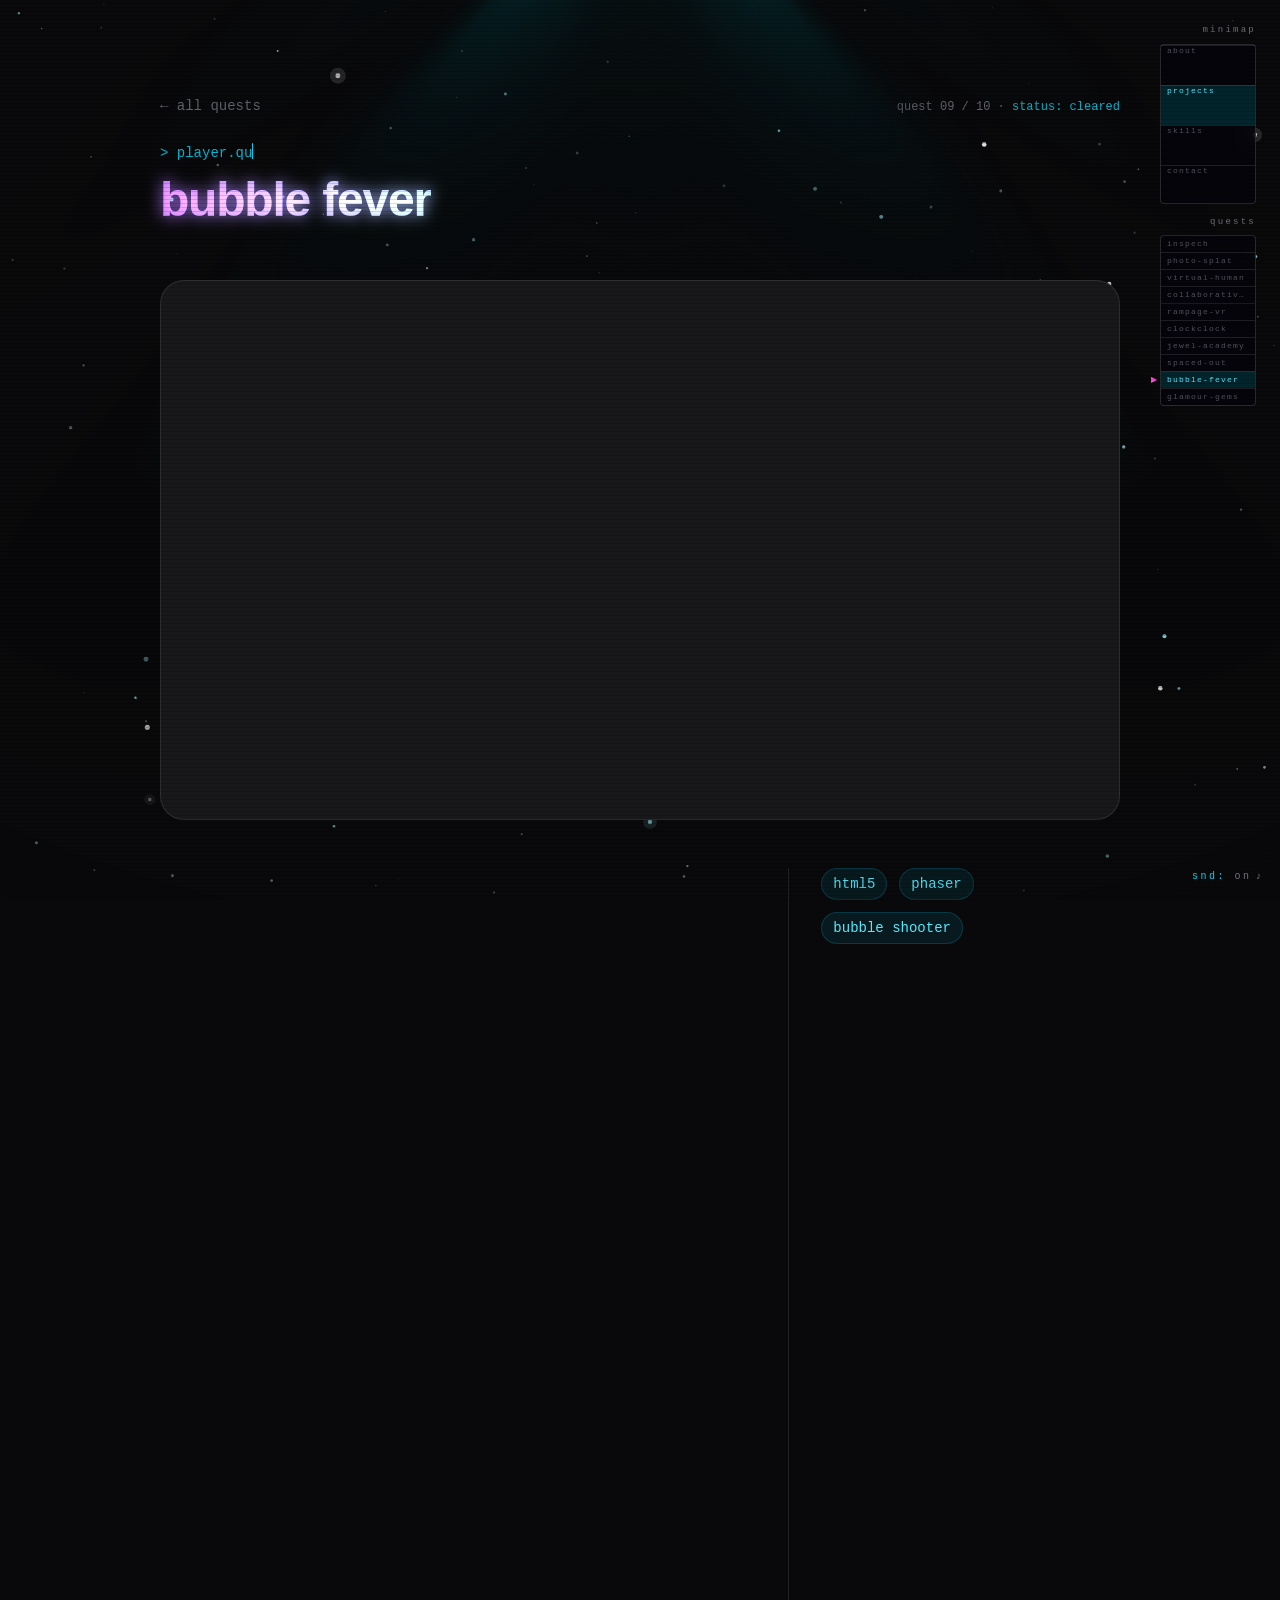
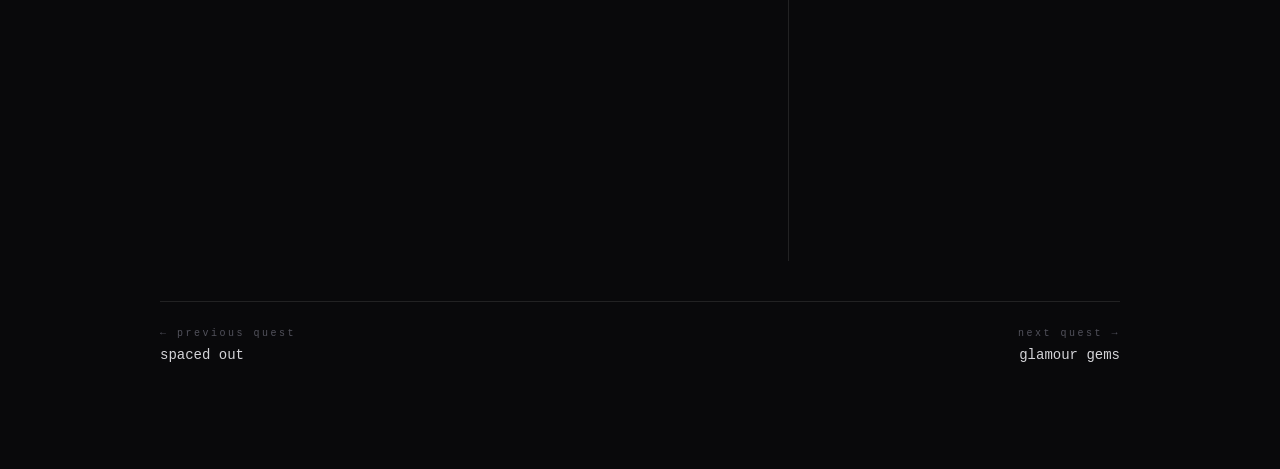
<file: projects/bubble-fever/index.html>
<!DOCTYPE html><html lang="en" class="h-full antialiased dark"><head><!-- Global Metadata --><meta charset="utf-8"><meta name="viewport" content="width=device-width,initial-scale=1"><link rel="icon" type="image/png" href="/favicon.png"><meta name="generator" content="Astro v7.2.10"><!-- Canonical URL --><link rel="canonical" href="https://grogger.io/projects/bubble-fever/"><!-- Primary Meta Tags --><title>grogger.io</title><meta name="title" content="grogger.io"><meta name="description" content="Reality is for those who lack imagination (or a VR headset)"><script>
      // boot gate: repeat visitors (and reduced-motion users) skip the boot overlay
      if (
        localStorage.getItem("grogger:booted") ||
        matchMedia("(prefers-reduced-motion: reduce)").matches
      ) {
        document.documentElement.classList.add("booted");
      }
    </script><link rel="stylesheet" href="/_astro/BaseLayout.CMyL7x97.css"><style>.light-rays-container{pointer-events:none;z-index:3;width:100%;height:100%;position:relative;overflow:hidden}
</style><style>.cga-group[data-astro-cid-nzicybpt]:hover .decrypt-hint[data-astro-cid-nzicybpt]{opacity:0;transition:opacity .25s}.quest-scroll[data-astro-cid-nzicybpt]{z-index:55;transform-origin:0;background:linear-gradient(90deg,#4df3ff,#ff4fd8);height:2px;animation:linear both quest-scroll scroll(root);position:fixed;top:0;left:0;right:0;transform:scaleX(0)}@keyframes quest-scroll{0%{transform:scaleX(0)}to{transform:scaleX(1)}}
</style></head><body class="w-full h-full bg-white dark:bg-base-950 transition-colors duration-150 dark:transition-color dark:duration-150 lowercase"><div class="fixed inset-0 pointer-events-none"><style>astro-island,astro-slot,astro-static-slot{display:contents}</style><script>(()=>{var e=async t=>{await(await t())()};(self.Astro||(self.Astro={})).only=e;window.dispatchEvent(new Event("astro:only"));})();</script><script>(()=>{var g=Object.defineProperty;var w=(a,s,c)=>s in a?g(a,s,{enumerable:!0,configurable:!0,writable:!0,value:c}):a[s]=c;var l=(a,s,c)=>w(a,typeof s!="symbol"?s+"":s,c);var E=new Set(["__proto__","constructor","prototype"]);{let a={0:t=>y(t),1:t=>c(t),2:t=>new RegExp(t),3:t=>new Date(t),4:t=>new Map(c(t)),5:t=>new Set(c(t)),6:t=>BigInt(t),7:t=>new URL(t),8:t=>new Uint8Array(t),9:t=>new Uint16Array(t),10:t=>new Uint32Array(t),11:t=>Number.POSITIVE_INFINITY*t},s=t=>{let[p,e]=t;return p in a?a[p](e):void 0},c=t=>t.map(s),y=t=>typeof t!="object"||t===null?t:Object.fromEntries(Object.entries(t).map(([p,e])=>[p,s(e)]));class f extends HTMLElement{constructor(){super(...arguments);l(this,"Component");l(this,"hydrator");l(this,"hydrate",async()=>{var b;if(!this.hydrator||!this.isConnected)return;let e=(b=this.parentElement)==null?void 0:b.closest("astro-island[ssr]");if(e){e.addEventListener("astro:hydrate",this.hydrate,{once:!0});return}let r=this.querySelectorAll("astro-slot"),n={},d=this.querySelectorAll("template[data-astro-template]");for(let o of d){let i=o.closest(this.tagName);i!=null&&i.isSameNode(this)&&(n[o.getAttribute("data-astro-template")||"default"]=o.innerHTML,o.remove())}for(let o of r){let i=o.closest(this.tagName);i!=null&&i.isSameNode(this)&&(n[o.getAttribute("name")||"default"]=o.innerHTML)}let u;try{u=this.hasAttribute("props")?y(JSON.parse(this.getAttribute("props"))):{}}catch(o){let i=this.getAttribute("component-url")||"<unknown>",v=this.getAttribute("component-export");throw v&&(i+=` (export ${v})`),console.error(`[hydrate] Error parsing props for component ${i}`,this.getAttribute("props"),o),o}let h;await this.hydrator(this)(this.Component,u,n,{client:this.getAttribute("client")}),this.removeAttribute("ssr"),this.dispatchEvent(new CustomEvent("astro:hydrate"))});l(this,"unmount",()=>{this.isConnected||this.dispatchEvent(new CustomEvent("astro:unmount"))})}disconnectedCallback(){document.removeEventListener("astro:after-swap",this.unmount),document.addEventListener("astro:after-swap",this.unmount,{once:!0})}connectedCallback(){if(!this.hasAttribute("await-children")||document.readyState==="interactive"||document.readyState==="complete")this.childrenConnectedCallback();else{let e=()=>{document.removeEventListener("DOMContentLoaded",e),r.disconnect(),this.childrenConnectedCallback()},r=new MutationObserver(()=>{var n;((n=this.lastChild)==null?void 0:n.nodeType)===Node.COMMENT_NODE&&this.lastChild.nodeValue==="astro:end"&&(this.lastChild.remove(),e())});r.observe(this,{childList:!0}),document.addEventListener("DOMContentLoaded",e)}}async childrenConnectedCallback(){let e=this.getAttribute("before-hydration-url");e&&await import(e),this.start()}getRetryImportUrl(e){let r=new URL(e,document.baseURI);return r.searchParams.set("astro-retry",Date.now().toString()),r.toString()}async importWithRetry(e){try{return await import(e)}catch(r){return await new Promise(n=>setTimeout(n,1e3)),import(this.getRetryImportUrl(e))}}handleHydrationError(e){let r=this.getAttribute("component-url"),n=new CustomEvent("astro:hydration-error",{cancelable:!0,bubbles:!0,composed:!0,detail:{error:e,componentUrl:r}});this.dispatchEvent(n)&&console.error(`[astro-island] Error hydrating ${r}`,e)}async start(){let e=JSON.parse(this.getAttribute("opts")),r=this.getAttribute("client");if(Astro[r]===void 0){window.addEventListener(`astro:${r}`,()=>this.start(),{once:!0});return}try{await Astro[r](async()=>{let n=this.getAttribute("renderer-url");try{let[d,{default:u}]=await Promise.all([this.importWithRetry(this.getAttribute("component-url")),n?this.importWithRetry(n):Promise.resolve({default:()=>()=>{}})]),h=this.getAttribute("component-export")||"default";if(h.includes(".")){this.Component=d;for(let m of h.split(".")){if(E.has(m)||!this.Component||typeof this.Component!="object"&&typeof this.Component!="function"||!Object.hasOwn(this.Component,m))throw new Error(`Invalid component export path: ${h}`);this.Component=this.Component[m]}}else{if(E.has(h))throw new Error(`Invalid component export path: ${h}`);this.Component=d[h]}return this.hydrator=u,this.hydrate}catch(d){return this.handleHydrationError(d),()=>{}}},e,this)}catch(n){this.handleHydrationError(n)}}attributeChangedCallback(){this.hydrate()}}l(f,"observedAttributes",["props"]),customElements.get("astro-island")||customElements.define("astro-island",f)}})();</script><astro-island uid="Z1KDXNl" component-url="/_astro/WaterParticles.BXiqLsca.js" component-export="default" renderer-url="/_astro/client.Be8vnfpa.js" props="{&quot;className&quot;:[0,&quot;absolute inset-0 size-full&quot;]}" ssr client="only" opts="{&quot;name&quot;:&quot;WaterParticles&quot;,&quot;value&quot;:&quot;react&quot;}"></astro-island><astro-island uid="Z2rWOn4" component-url="/_astro/LightRays.3VrjgNwl.js" component-export="default" renderer-url="/_astro/client.Be8vnfpa.js" props="{&quot;raysOrigin&quot;:[0,&quot;top-center&quot;],&quot;raysColor&quot;:[0,&quot;#00ffff&quot;],&quot;raysSpeed&quot;:[0,1.5],&quot;lightSpread&quot;:[0,0.8],&quot;rayLength&quot;:[0,1.2],&quot;followMouse&quot;:[0,true],&quot;mouseInfluence&quot;:[0,0.1],&quot;noiseAmount&quot;:[0,0.1],&quot;distortion&quot;:[0,0.05],&quot;className&quot;:[0,&quot;custom-rays&quot;]}" ssr client="only" opts="{&quot;name&quot;:&quot;LightRays&quot;,&quot;value&quot;:&quot;react&quot;}"></astro-island></div><script>(()=>{var e=async t=>{await(await t())()};(self.Astro||(self.Astro={})).load=e;window.dispatchEvent(new Event("astro:load"));})();</script><astro-island uid="i8Hcw" prefix="r2" component-url="/_astro/Navbar.D-ftQ5dM.js" component-export="default" renderer-url="/_astro/client.Be8vnfpa.js" props="{&quot;active&quot;:[0,&quot;projects&quot;]}" ssr client="load" opts="{&quot;name&quot;:&quot;Navbar&quot;,&quot;value&quot;:true}" await-children><div class="fixed bottom-6 right-0 z-40"><button type="button" aria-haspopup="dialog" aria-expanded="false" data-state="closed" class="group flex items-center rounded-full mr-4 bg-white/90 px-4 py-2 text-sm font-medium text-base-800 shadow-lg shadow-base-800/5 ring-1 ring-base-900/5 backdrop-blur dark:bg-white/5 dark:text-base-200 dark:ring-white/10 dark:hover:ring-white/20 pointer-events-auto md:hidden mt-10">menu<svg xmlns="http://www.w3.org/2000/svg" fill="none" viewBox="0 0 24 24" stroke-width="1.5" stroke="currentColor" class="ml-2 h-auto w-4 stroke-base-500 group-hover:stroke-base-700 dark:group-hover:stroke-base-400" aria-hidden="true"><path stroke-linecap="round" stroke-linejoin="round" d="m4.5 15.75 7.5-7.5 7.5 7.5"></path></svg><span class="sr-only">Open navigation</span></button></div><!--astro:end--></astro-island><astro-island uid="ZVwstp" prefix="r3" component-url="/_astro/Minimap.B3h3MZQV.js" component-export="default" renderer-url="/_astro/client.Be8vnfpa.js" props="{&quot;overworld&quot;:[0,true],&quot;quests&quot;:[1,[[0,&quot;inspech&quot;],[0,&quot;photo-splat&quot;],[0,&quot;virtual-human&quot;],[0,&quot;collaborative-vr&quot;],[0,&quot;rampage-vr&quot;],[0,&quot;clockclock&quot;],[0,&quot;jewel-academy&quot;],[0,&quot;spaced-out&quot;],[0,&quot;bubble-fever&quot;],[0,&quot;glamour-gems&quot;]]],&quot;current&quot;:[0,&quot;bubble-fever&quot;]}" ssr client="load" opts="{&quot;name&quot;:&quot;Minimap&quot;,&quot;value&quot;:true}" await-children><nav aria-label="minimap" class="fixed top-6 right-6 z-40 hidden lg:block select-none font-mono"><div class="mb-1.5 text-right text-[9px] tracking-[0.25em] text-base-500">minimap</div><div class="relative w-24 rounded-sm border border-white/15 bg-[#06040b]/80 backdrop-blur-sm" style="height:160px"><a href="/#about" aria-label="back to about" class="absolute inset-x-0 cursor-pointer border-t border-white/10 text-left transition-colors text-base-600 hover:bg-white/5 hover:text-base-400" style="top:0;height:40px"><span class="block truncate px-1.5 text-[8px] leading-[10px] tracking-[0.15em]">about</span></a><a href="/#projects" aria-label="back to projects" aria-current="location" class="absolute inset-x-0 cursor-pointer border-t border-white/10 text-left transition-colors bg-accent-400/15 text-accent-300" style="top:40px;height:40px"><span class="block truncate px-1.5 text-[8px] leading-[10px] tracking-[0.15em]">projects</span></a><a href="/#skills" aria-label="back to skills" class="absolute inset-x-0 cursor-pointer border-t border-white/10 text-left transition-colors text-base-600 hover:bg-white/5 hover:text-base-400" style="top:80px;height:40px"><span class="block truncate px-1.5 text-[8px] leading-[10px] tracking-[0.15em]">skills</span></a><a href="/#contact" aria-label="back to contact" class="absolute inset-x-0 cursor-pointer border-t border-white/10 text-left transition-colors text-base-600 hover:bg-white/5 hover:text-base-400" style="top:120px;height:40px"><span class="block truncate px-1.5 text-[8px] leading-[10px] tracking-[0.15em]">contact</span></a></div><div class="mt-3 mb-1.5 text-right text-[9px] tracking-[0.25em] text-base-500">quests</div><div class="w-24 rounded-sm border border-white/15 bg-[#06040b]/80 backdrop-blur-sm"><a href="/projects/inspech" class="relative block border-t border-white/10 first:border-t-0 transition-colors text-base-600 hover:bg-white/5 hover:text-base-400"><span class="block truncate px-1.5 py-[3px] text-[8px] leading-[10px] tracking-[0.15em]">inspech</span></a><a href="/projects/photo-splat" class="relative block border-t border-white/10 first:border-t-0 transition-colors text-base-600 hover:bg-white/5 hover:text-base-400"><span class="block truncate px-1.5 py-[3px] text-[8px] leading-[10px] tracking-[0.15em]">photo-splat</span></a><a href="/projects/virtual-human" class="relative block border-t border-white/10 first:border-t-0 transition-colors text-base-600 hover:bg-white/5 hover:text-base-400"><span class="block truncate px-1.5 py-[3px] text-[8px] leading-[10px] tracking-[0.15em]">virtual-human</span></a><a href="/projects/collaborative-vr" class="relative block border-t border-white/10 first:border-t-0 transition-colors text-base-600 hover:bg-white/5 hover:text-base-400"><span class="block truncate px-1.5 py-[3px] text-[8px] leading-[10px] tracking-[0.15em]">collaborative-vr</span></a><a href="/projects/rampage-vr" class="relative block border-t border-white/10 first:border-t-0 transition-colors text-base-600 hover:bg-white/5 hover:text-base-400"><span class="block truncate px-1.5 py-[3px] text-[8px] leading-[10px] tracking-[0.15em]">rampage-vr</span></a><a href="/projects/clockclock" class="relative block border-t border-white/10 first:border-t-0 transition-colors text-base-600 hover:bg-white/5 hover:text-base-400"><span class="block truncate px-1.5 py-[3px] text-[8px] leading-[10px] tracking-[0.15em]">clockclock</span></a><a href="/projects/jewel-academy" class="relative block border-t border-white/10 first:border-t-0 transition-colors text-base-600 hover:bg-white/5 hover:text-base-400"><span class="block truncate px-1.5 py-[3px] text-[8px] leading-[10px] tracking-[0.15em]">jewel-academy</span></a><a href="/projects/spaced-out" class="relative block border-t border-white/10 first:border-t-0 transition-colors text-base-600 hover:bg-white/5 hover:text-base-400"><span class="block truncate px-1.5 py-[3px] text-[8px] leading-[10px] tracking-[0.15em]">spaced-out</span></a><a href="/projects/bubble-fever" aria-current="page" class="relative block border-t border-white/10 first:border-t-0 transition-colors bg-accent-400/15 text-accent-300"><span class="block truncate px-1.5 py-[3px] text-[8px] leading-[10px] tracking-[0.15em]">bubble-fever</span><span class="blink pointer-events-none absolute -left-2.5 top-1/2 -mt-1 text-[8px] leading-none text-[#ff4fd8]" aria-hidden="true">▶</span></a><a href="/projects/glamour-gems" class="relative block border-t border-white/10 first:border-t-0 transition-colors text-base-600 hover:bg-white/5 hover:text-base-400"><span class="block truncate px-1.5 py-[3px] text-[8px] leading-[10px] tracking-[0.15em]">glamour-gems</span></a></div></nav><!--astro:end--></astro-island><div class="quest-scroll" aria-hidden="true" data-astro-cid-nzicybpt></div><div class="text-white" data-astro-cid-nzicybpt><div class="pt-6 sm:pt-24" data-astro-cid-nzicybpt><div class="mx-auto w-full max-w-2xl px-4 pb-8 sm:px-6 md:max-w-5xl md:px-8" data-astro-cid-nzicybpt><div class="flex items-baseline justify-between font-mono" data-astro-cid-nzicybpt><a href="/#projects" class="text-sm text-base-500 hover:text-accent-300 transition-colors" data-astro-cid-nzicybpt>&larr; all quests</a><span class="text-xs text-base-500" data-astro-cid-nzicybpt>quest 09 / 10 · <span class="text-accent-400" data-astro-cid-nzicybpt>status: cleared</span></span></div><div class="mt-6" data-astro-cid-nzicybpt><astro-island uid="urKYl" prefix="r9" component-url="/_astro/SectionHeader.YcySS4fD.js" component-export="default" renderer-url="/_astro/client.Be8vnfpa.js" props="{&quot;prompt&quot;:[0,&quot;&gt; player.quests/bubble-fever&quot;],&quot;title&quot;:[0,&quot;Bubble Fever&quot;],&quot;data-astro-cid-nzicybpt&quot;:[0,true]}" ssr client="load" opts="{&quot;name&quot;:&quot;SectionHeader&quot;,&quot;value&quot;:true}" await-children><span data-slot="typing-text" class="font-mono text-sm text-accent-400"><span></span><span data-slot="typing-text-cursor" style="display:inline-block;height:16px;transform:translateY(2px);width:1px;background-color:currentColor"></span></span><h1 class="mt-3 text-4xl font-bold tracking-tight sm:text-5xl"><span data-slot="gradient-text" style="position:relative;display:inline-block"><span style="background-image:linear-gradient(90deg, var(--color-accent-400) 0%, var(--color-accent-200) 25%, #a855f7 50%, var(--color-accent-200) 75%, var(--color-accent-400) 100%);margin:0;color:transparent;background-clip:text;background-size:700% 100%;background-position:0% 0%">Bubble Fever</span><span style="position:absolute;top:0;left:0;mix-blend-mode:plus-lighter;filter:blur(8px);background-image:linear-gradient(90deg, var(--color-accent-400) 0%, var(--color-accent-200) 25%, #a855f7 50%, var(--color-accent-200) 75%, var(--color-accent-400) 100%);margin:0;color:transparent;background-clip:text;background-size:700% 100%;background-position:0% 0%">Bubble Fever</span></span></h1><!--astro:end--></astro-island></div></div><!-- Encrypted hero --><!-- Image gallery --><div><game-embed data-sources="[&quot;https://games.coolgames.com/atomquarkbubblefever/en/1.0/index.html?utm_referrer=coolgames&amp;utm_source=coolgames&amp;lang=en&amp;uno.exp=pixocross_character&amp;bm.source=http://www.coolgames.com&quot;]" data-title="Bubble Fever" class="relative mx-auto mt-6 block w-full max-w-2xl px-4 sm:px-6 md:max-w-5xl md:px-8"><div class="aspect-video overflow-hidden rounded-3xl border border-white/10 bg-base-900"><video class="h-full w-full object-cover" src="/_astro/video-thumbnail.DqdH4A3p.mp4" autoplay muted loop playsinline preload="metadata"></video></div></game-embed><script type="module">var e=class extends HTMLElement{async connectedCallback(){let e=await t(JSON.parse(this.dataset.sources??`[]`));if(!e)return;let n=document.createElement(`iframe`);n.src=e,n.title=this.dataset.title??``,n.allowFullscreen=!0,n.className=`h-full w-full`,this.querySelector(`video`)?.replaceWith(n)}};async function t(e){for(let t of e)if(await n(t))return t}function n(e){return fetch(e,{mode:`no-cors`,signal:AbortSignal.timeout(5e3)}).then(()=>!0,()=>!1)}customElements.define(`game-embed`,e);</script></div><!-- Product info --><div class="mx-auto max-w-2xl px-4 pb-0 pt-10 sm:px-6 md:grid md:max-w-5xl md:grid-cols-3 md:gap-x-8 md:px-8 md:pt-12" data-astro-cid-nzicybpt><div class="py-2 md:col-span-2 md:border-r md:border-white/10 md:pb-16 md:pr-8" data-astro-cid-nzicybpt><script>(()=>{var a=(s,i,o)=>{let r=async()=>{await(await s())()},t=typeof i.value=="object"?i.value:void 0,c={rootMargin:t==null?void 0:t.rootMargin},n=new IntersectionObserver(e=>{for(let l of e)if(l.isIntersecting){n.disconnect(),r();break}},c);for(let e of o.children)n.observe(e)};(self.Astro||(self.Astro={})).visible=a;window.dispatchEvent(new Event("astro:visible"));})();</script><astro-island uid="dgBO4" prefix="r11" component-url="/_astro/effect.uJCk-OrY.js" component-export="Effect" renderer-url="/_astro/client.Be8vnfpa.js" props="{&quot;fade&quot;:[0,true],&quot;slide&quot;:[0,{&quot;offset&quot;:[0,32]}],&quot;blur&quot;:[0,{&quot;initialBlur&quot;:[0,6]}],&quot;inView&quot;:[0,true],&quot;inViewOnce&quot;:[0,true],&quot;data-astro-cid-nzicybpt&quot;:[0,true]}" ssr client="visible" opts="{&quot;name&quot;:&quot;Effect&quot;,&quot;value&quot;:true}" await-children><div data-astro-cid-nzicybpt="true" style="opacity:0;filter:blur(6px);transform:translateY(32px)"><astro-slot><div class="prose prose-img:rounded-xl dark:prose-invert max-w-full prose-inline-code:bg-base-100 dark:prose-inline-code:bg-base-800 prose-inline-code:p-1 prose-inline-code:rounded-md prose-zinc prose-cyan prose-h2:font-mono prose-h2:text-sm prose-h2:font-semibold prose-h2:tracking-[0.2em] prose-h2:text-accent-400 prose-h2:before:content-['>_']" data-astro-cid-nzicybpt="true"><div class="not-prose my-8 overflow-hidden rounded-2xl border border-white/10 bg-base-900/60 backdrop-blur"><div class="flex items-center justify-between border-b border-white/10 px-5 py-3 font-mono text-xs tracking-[0.2em] text-accent-400"><span>&gt; quest.info<span class="blink">▊</span></span><span class="flex gap-1.5" aria-hidden="true"><span class="size-2 rounded-full bg-accent-400/70"></span><span class="size-2 rounded-full bg-[#ff4fd8]/70"></span><span class="size-2 rounded-full bg-white/20"></span></span></div><dl class="grid gap-x-8 gap-y-2.5 px-5 py-4 sm:grid-cols-[auto_1fr]"><dt class="font-mono text-sm text-accent-300">role</dt><dd class="mb-2 text-sm leading-6 text-base-200 sm:mb-0">senior developer</dd><dt class="font-mono text-sm text-accent-300">type</dt><dd class="mb-2 text-sm leading-6 text-base-200 sm:mb-0">bubble shooter</dd><dt class="font-mono text-sm text-accent-300">technologies</dt><dd class="mb-2 text-sm leading-6 text-base-200 sm:mb-0">HTML5 (Phaser + custom framework extensions)</dd><dt class="font-mono text-sm text-accent-300">platforms</dt><dd class="mb-2 text-sm leading-6 text-base-200 sm:mb-0">web (+Chrome Web Store)</dd><dt class="font-mono text-sm text-accent-300">achievements</dt><dd class="mb-2 text-sm leading-6 text-base-200 sm:mb-0"><ul><li class="flex gap-2"><span class="font-mono text-accent-400/70" aria-hidden="true">▸</span>full responsive design</li><li class="flex gap-2"><span class="font-mono text-accent-400/70" aria-hidden="true">▸</span>localization into multiple languages</li><li class="flex gap-2"><span class="font-mono text-accent-400/70" aria-hidden="true">▸</span>Japanese culturally localized version</li><li class="flex gap-2"><span class="font-mono text-accent-400/70" aria-hidden="true">▸</span>one of the first bubble shooters with a star (heart) system</li><li class="flex gap-2"><span class="font-mono text-accent-400/70" aria-hidden="true">▸</span>full screen mode</li></ul></dd></dl></div><h2 id="briefing">briefing</h2><p>People from around the world report red noses, bloated feet and smelly hair. With the help of the amazing Shrink Ray (TM) and the brave Quark, beat the germs and cure patients. Shoot the coloured germs using special powerups.</p><p>Play the Japanese culturally localized version (including fluffy kawaii animals) <a href="http://yahoo-jp.portal.connectedgamestore.com/download/yahoogames/r118299">here</a>.</p><h2 id="trailer">trailer</h2><video controls preload="metadata" class="w-full rounded-xl" src="/_astro/video-thumbnail.DqdH4A3p.mp4"></video></div></astro-slot></div><!--astro:end--></astro-island></div><!-- Options --><div class="mt-8 md:mt-0" data-astro-cid-nzicybpt><div class="flex flex-wrap gap-3" data-astro-cid-nzicybpt><span class="inline-flex items-center rounded-full px-3 py-1.5 font-mono text-sm font-medium bg-accent-500/10 text-accent-300 ring-1 fill-accent-400 transition-colors select-none ring-inset ring-accent-500/20">html5</span><span class="inline-flex items-center rounded-full px-3 py-1.5 font-mono text-sm font-medium bg-accent-500/10 text-accent-300 ring-1 fill-accent-400 transition-colors select-none ring-inset ring-accent-500/20">phaser</span><span class="inline-flex items-center rounded-full px-3 py-1.5 font-mono text-sm font-medium bg-accent-500/10 text-accent-300 ring-1 fill-accent-400 transition-colors select-none ring-inset ring-accent-500/20">bubble shooter</span></div><div class="mt-8 flex flex-col gap-4" data-astro-cid-nzicybpt></div></div></div><!-- Quest progression --><nav class="mx-auto max-w-2xl px-4 sm:px-6 md:max-w-5xl md:px-8 pb-24 pt-10" aria-label="quest navigation" data-astro-cid-nzicybpt><div class="flex items-start justify-between gap-6 border-t border-white/10 pt-6 font-mono" data-astro-cid-nzicybpt><a href="/projects/spaced-out" class="group min-w-0" data-astro-cid-nzicybpt><span class="block text-[10px] tracking-[0.25em] text-base-600" data-astro-cid-nzicybpt>&larr; previous quest</span><span class="glitch-hover mt-1 inline-block truncate text-sm lowercase text-base-300 transition-colors group-hover:text-accent-300" data-astro-cid-nzicybpt>Spaced Out</span></a><a href="/projects/glamour-gems" class="group min-w-0 text-right" data-astro-cid-nzicybpt><span class="block text-[10px] tracking-[0.25em] text-base-600" data-astro-cid-nzicybpt>next quest &rarr;</span><span class="glitch-hover mt-1 inline-block truncate text-sm lowercase text-base-300 transition-colors group-hover:text-accent-300" data-astro-cid-nzicybpt>Glamour Gems</span></a></div></nav></div></div><astro-island uid="Z10PjJx" prefix="r6" component-url="/_astro/Terminal.B-L5xOk-.js" component-export="default" renderer-url="/_astro/client.Be8vnfpa.js" props="{&quot;projects&quot;:[1,[[0,{&quot;slug&quot;:[0,&quot;inspech&quot;],&quot;name&quot;:[0,&quot;Inspech&quot;]}],[0,{&quot;slug&quot;:[0,&quot;photo-splat&quot;],&quot;name&quot;:[0,&quot;Photo Splat&quot;]}],[0,{&quot;slug&quot;:[0,&quot;virtual-human&quot;],&quot;name&quot;:[0,&quot;Virtual Human&quot;]}],[0,{&quot;slug&quot;:[0,&quot;collaborative-vr&quot;],&quot;name&quot;:[0,&quot;Collaborative VR&quot;]}],[0,{&quot;slug&quot;:[0,&quot;rampage-vr&quot;],&quot;name&quot;:[0,&quot;Rampage VR&quot;]}],[0,{&quot;slug&quot;:[0,&quot;clockclock&quot;],&quot;name&quot;:[0,&quot;ClockClock&quot;]}],[0,{&quot;slug&quot;:[0,&quot;jewel-academy&quot;],&quot;name&quot;:[0,&quot;Jewel Academy&quot;]}],[0,{&quot;slug&quot;:[0,&quot;spaced-out&quot;],&quot;name&quot;:[0,&quot;Spaced Out&quot;]}],[0,{&quot;slug&quot;:[0,&quot;bubble-fever&quot;],&quot;name&quot;:[0,&quot;Bubble Fever&quot;]}],[0,{&quot;slug&quot;:[0,&quot;glamour-gems&quot;],&quot;name&quot;:[0,&quot;Glamour Gems&quot;]}]]]}" ssr client="load" opts="{&quot;name&quot;:&quot;Terminal&quot;,&quot;value&quot;:true}"></astro-island><astro-island uid="18WqXb" prefix="r7" component-url="/_astro/SoundFX.DfhxGu-E.js" component-export="default" renderer-url="/_astro/client.Be8vnfpa.js" props="{}" ssr client="load" opts="{&quot;name&quot;:&quot;SoundFX&quot;,&quot;value&quot;:true}" await-children><button type="button" aria-label="mute sound effects" aria-pressed="true" class="fixed bottom-4 right-4 z-80 font-mono text-[10px] tracking-[0.25em] text-base-500 transition-colors hover:text-accent-300"><span class="text-accent-400">snd:</span> <!-- -->on<span class="ml-1">♪</span></button><!--astro:end--></astro-island><div class="crt" aria-hidden="true"></div><div id="boot" class="fixed inset-0 z-100 flex items-center justify-center bg-black" aria-hidden="true"><pre id="boot-log" class="px-6 font-mono text-xs leading-7 text-accent-300 sm:text-sm"></pre></div><script>(function(){const base = "/";

      // boot sequence (first visit only; any key/click skips)
      (() => {
        const boot = document.getElementById("boot");
        if (!boot) return;
        if (document.documentElement.classList.contains("booted")) {
          boot.remove();
          return;
        }
        const log = document.getElementById("boot-log");
        const LINES = [
          "grogger bios v3.0",
          "memory check ......... 640k ok",
          "mounting /dev/world ... ok",
          "loading player ........ ok",
          "starting session_",
        ];
        let i = 0;
        let finished = false;
        const done = () => {
          if (finished) return;
          finished = true;
          clearInterval(t);
          localStorage.setItem("grogger:booted", "1");
          boot.style.transition = "opacity 0.3s ease";
          boot.style.opacity = "0";
          setTimeout(() => boot.remove(), 320);
        };
        const t = setInterval(() => {
          log.textContent += LINES[i] + "\n";
          if (++i >= LINES.length) setTimeout(done, 500);
        }, 260);
        addEventListener("keydown", done, { once: true });
        addEventListener("pointerdown", done, { once: true });
      })();

      // konami code → glitch storm + warp gate to the frogger minigame
      (() => {
        const SEQ = [
          "ArrowUp", "ArrowUp", "ArrowDown", "ArrowDown",
          "ArrowLeft", "ArrowRight", "ArrowLeft", "ArrowRight",
          "b", "a",
        ];
        let i = 0;
        addEventListener("keydown", (e) => {
          const t = e.target;
          if (t && (t.tagName === "INPUT" || t.tagName === "TEXTAREA" || t.isContentEditable)) return;
          i = e.key === SEQ[i] ? i + 1 : e.key === SEQ[0] ? 1 : 0;
          if (i < SEQ.length) return;
          i = 0;
          dispatchEvent(new CustomEvent("grogger:sfx", { detail: "konami" }));
          const html = document.documentElement;
          html.classList.add("konami-storm");
          setTimeout(() => html.classList.remove("konami-storm"), 1600);
          if (document.getElementById("warp-toast")) return;
          const toast = document.createElement("div");
          toast.id = "warp-toast";
          toast.innerHTML =
            `cheat code accepted — <a href="${base}404">enter the warp gate →</a>`;
          document.body.appendChild(toast);
          setTimeout(() => toast.remove(), 8000);
        });
      })();

      console.log(
        "%c" +
          "  @..@\n" +
          " (----)\n" +
          "( >__< )\n" +
          "^^ ~~ ^^\n" +
          "\n" +
          "> you found the debug room.\n",
        "color: #4df3ff; font-family: monospace; font-size: 14px; line-height: 1.2;",
      );
      console.log(
        "%cmost visitors never open this panel. you did. let's talk.\n" +
          "%c> player.connect --via github   %chttps://github.com/unnoon/\n" +
          "%c> psst: press ` to open the terminal. ↑↑↓↓←→←→ba does something too.",
        "color: #ff4fd8; font-family: monospace;",
        "color: #71717a; font-family: monospace;",
        "color: #4df3ff; font-family: monospace;",
        "color: #71717a; font-family: monospace;",
      );
    })();</script></body></html>
</file>
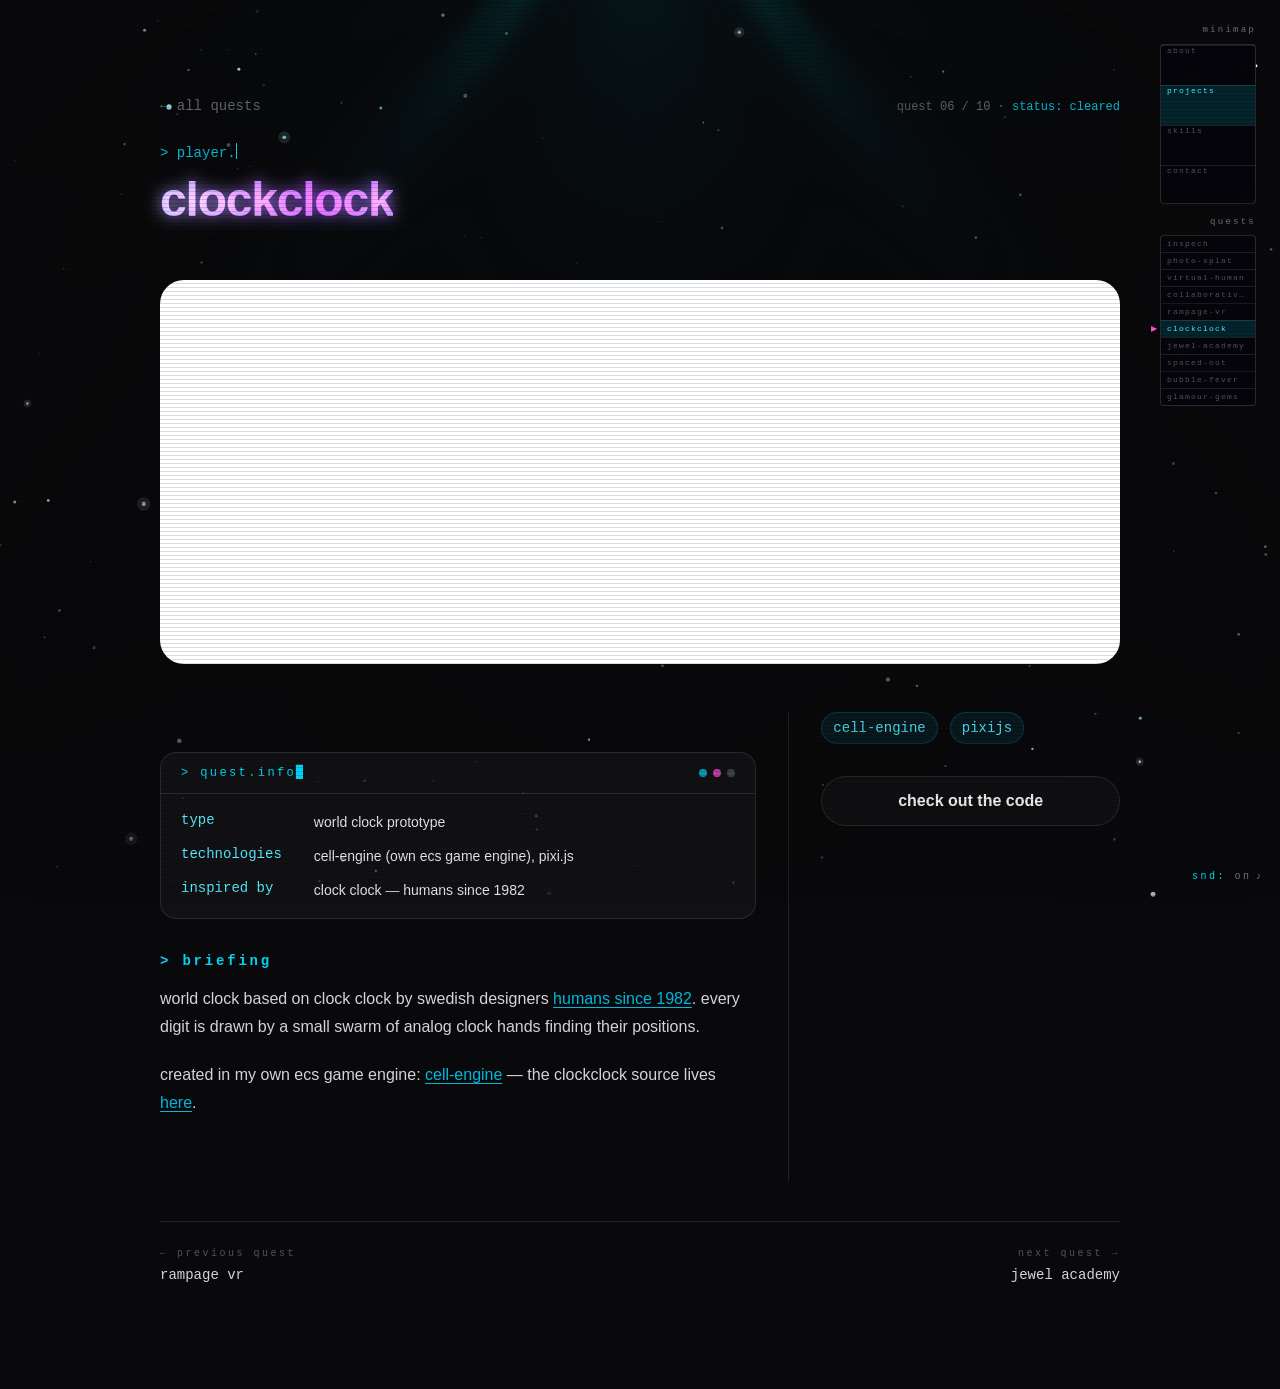
<file: projects/clockclock/index.html>
<!DOCTYPE html><html lang="en" class="h-full antialiased dark"><head><!-- Global Metadata --><meta charset="utf-8"><meta name="viewport" content="width=device-width,initial-scale=1"><link rel="icon" type="image/png" href="/favicon.png"><meta name="generator" content="Astro v7.2.10"><!-- Canonical URL --><link rel="canonical" href="https://grogger.io/projects/clockclock/"><!-- Primary Meta Tags --><title>grogger.io</title><meta name="title" content="grogger.io"><meta name="description" content="Reality is for those who lack imagination (or a VR headset)"><script>
      // boot gate: repeat visitors (and reduced-motion users) skip the boot overlay
      if (
        localStorage.getItem("grogger:booted") ||
        matchMedia("(prefers-reduced-motion: reduce)").matches
      ) {
        document.documentElement.classList.add("booted");
      }
    </script><link rel="stylesheet" href="/_astro/BaseLayout.CMyL7x97.css"><style>.light-rays-container{pointer-events:none;z-index:3;width:100%;height:100%;position:relative;overflow:hidden}
</style><style>.cga-group[data-astro-cid-nzicybpt]:hover .decrypt-hint[data-astro-cid-nzicybpt]{opacity:0;transition:opacity .25s}.quest-scroll[data-astro-cid-nzicybpt]{z-index:55;transform-origin:0;background:linear-gradient(90deg,#4df3ff,#ff4fd8);height:2px;animation:linear both quest-scroll scroll(root);position:fixed;top:0;left:0;right:0;transform:scaleX(0)}@keyframes quest-scroll{0%{transform:scaleX(0)}to{transform:scaleX(1)}}
</style></head><body class="w-full h-full bg-white dark:bg-base-950 transition-colors duration-150 dark:transition-color dark:duration-150 lowercase"><div class="fixed inset-0 pointer-events-none"><style>astro-island,astro-slot,astro-static-slot{display:contents}</style><script>(()=>{var e=async t=>{await(await t())()};(self.Astro||(self.Astro={})).only=e;window.dispatchEvent(new Event("astro:only"));})();</script><script>(()=>{var g=Object.defineProperty;var w=(a,s,c)=>s in a?g(a,s,{enumerable:!0,configurable:!0,writable:!0,value:c}):a[s]=c;var l=(a,s,c)=>w(a,typeof s!="symbol"?s+"":s,c);var E=new Set(["__proto__","constructor","prototype"]);{let a={0:t=>y(t),1:t=>c(t),2:t=>new RegExp(t),3:t=>new Date(t),4:t=>new Map(c(t)),5:t=>new Set(c(t)),6:t=>BigInt(t),7:t=>new URL(t),8:t=>new Uint8Array(t),9:t=>new Uint16Array(t),10:t=>new Uint32Array(t),11:t=>Number.POSITIVE_INFINITY*t},s=t=>{let[p,e]=t;return p in a?a[p](e):void 0},c=t=>t.map(s),y=t=>typeof t!="object"||t===null?t:Object.fromEntries(Object.entries(t).map(([p,e])=>[p,s(e)]));class f extends HTMLElement{constructor(){super(...arguments);l(this,"Component");l(this,"hydrator");l(this,"hydrate",async()=>{var b;if(!this.hydrator||!this.isConnected)return;let e=(b=this.parentElement)==null?void 0:b.closest("astro-island[ssr]");if(e){e.addEventListener("astro:hydrate",this.hydrate,{once:!0});return}let r=this.querySelectorAll("astro-slot"),n={},d=this.querySelectorAll("template[data-astro-template]");for(let o of d){let i=o.closest(this.tagName);i!=null&&i.isSameNode(this)&&(n[o.getAttribute("data-astro-template")||"default"]=o.innerHTML,o.remove())}for(let o of r){let i=o.closest(this.tagName);i!=null&&i.isSameNode(this)&&(n[o.getAttribute("name")||"default"]=o.innerHTML)}let u;try{u=this.hasAttribute("props")?y(JSON.parse(this.getAttribute("props"))):{}}catch(o){let i=this.getAttribute("component-url")||"<unknown>",v=this.getAttribute("component-export");throw v&&(i+=` (export ${v})`),console.error(`[hydrate] Error parsing props for component ${i}`,this.getAttribute("props"),o),o}let h;await this.hydrator(this)(this.Component,u,n,{client:this.getAttribute("client")}),this.removeAttribute("ssr"),this.dispatchEvent(new CustomEvent("astro:hydrate"))});l(this,"unmount",()=>{this.isConnected||this.dispatchEvent(new CustomEvent("astro:unmount"))})}disconnectedCallback(){document.removeEventListener("astro:after-swap",this.unmount),document.addEventListener("astro:after-swap",this.unmount,{once:!0})}connectedCallback(){if(!this.hasAttribute("await-children")||document.readyState==="interactive"||document.readyState==="complete")this.childrenConnectedCallback();else{let e=()=>{document.removeEventListener("DOMContentLoaded",e),r.disconnect(),this.childrenConnectedCallback()},r=new MutationObserver(()=>{var n;((n=this.lastChild)==null?void 0:n.nodeType)===Node.COMMENT_NODE&&this.lastChild.nodeValue==="astro:end"&&(this.lastChild.remove(),e())});r.observe(this,{childList:!0}),document.addEventListener("DOMContentLoaded",e)}}async childrenConnectedCallback(){let e=this.getAttribute("before-hydration-url");e&&await import(e),this.start()}getRetryImportUrl(e){let r=new URL(e,document.baseURI);return r.searchParams.set("astro-retry",Date.now().toString()),r.toString()}async importWithRetry(e){try{return await import(e)}catch(r){return await new Promise(n=>setTimeout(n,1e3)),import(this.getRetryImportUrl(e))}}handleHydrationError(e){let r=this.getAttribute("component-url"),n=new CustomEvent("astro:hydration-error",{cancelable:!0,bubbles:!0,composed:!0,detail:{error:e,componentUrl:r}});this.dispatchEvent(n)&&console.error(`[astro-island] Error hydrating ${r}`,e)}async start(){let e=JSON.parse(this.getAttribute("opts")),r=this.getAttribute("client");if(Astro[r]===void 0){window.addEventListener(`astro:${r}`,()=>this.start(),{once:!0});return}try{await Astro[r](async()=>{let n=this.getAttribute("renderer-url");try{let[d,{default:u}]=await Promise.all([this.importWithRetry(this.getAttribute("component-url")),n?this.importWithRetry(n):Promise.resolve({default:()=>()=>{}})]),h=this.getAttribute("component-export")||"default";if(h.includes(".")){this.Component=d;for(let m of h.split(".")){if(E.has(m)||!this.Component||typeof this.Component!="object"&&typeof this.Component!="function"||!Object.hasOwn(this.Component,m))throw new Error(`Invalid component export path: ${h}`);this.Component=this.Component[m]}}else{if(E.has(h))throw new Error(`Invalid component export path: ${h}`);this.Component=d[h]}return this.hydrator=u,this.hydrate}catch(d){return this.handleHydrationError(d),()=>{}}},e,this)}catch(n){this.handleHydrationError(n)}}attributeChangedCallback(){this.hydrate()}}l(f,"observedAttributes",["props"]),customElements.get("astro-island")||customElements.define("astro-island",f)}})();</script><astro-island uid="Z1KDXNl" component-url="/_astro/WaterParticles.BXiqLsca.js" component-export="default" renderer-url="/_astro/client.Be8vnfpa.js" props="{&quot;className&quot;:[0,&quot;absolute inset-0 size-full&quot;]}" ssr client="only" opts="{&quot;name&quot;:&quot;WaterParticles&quot;,&quot;value&quot;:&quot;react&quot;}"></astro-island><astro-island uid="Z2rWOn4" component-url="/_astro/LightRays.3VrjgNwl.js" component-export="default" renderer-url="/_astro/client.Be8vnfpa.js" props="{&quot;raysOrigin&quot;:[0,&quot;top-center&quot;],&quot;raysColor&quot;:[0,&quot;#00ffff&quot;],&quot;raysSpeed&quot;:[0,1.5],&quot;lightSpread&quot;:[0,0.8],&quot;rayLength&quot;:[0,1.2],&quot;followMouse&quot;:[0,true],&quot;mouseInfluence&quot;:[0,0.1],&quot;noiseAmount&quot;:[0,0.1],&quot;distortion&quot;:[0,0.05],&quot;className&quot;:[0,&quot;custom-rays&quot;]}" ssr client="only" opts="{&quot;name&quot;:&quot;LightRays&quot;,&quot;value&quot;:&quot;react&quot;}"></astro-island></div><script>(()=>{var e=async t=>{await(await t())()};(self.Astro||(self.Astro={})).load=e;window.dispatchEvent(new Event("astro:load"));})();</script><astro-island uid="i8Hcw" prefix="r2" component-url="/_astro/Navbar.D-ftQ5dM.js" component-export="default" renderer-url="/_astro/client.Be8vnfpa.js" props="{&quot;active&quot;:[0,&quot;projects&quot;]}" ssr client="load" opts="{&quot;name&quot;:&quot;Navbar&quot;,&quot;value&quot;:true}" await-children><div class="fixed bottom-6 right-0 z-40"><button type="button" aria-haspopup="dialog" aria-expanded="false" data-state="closed" class="group flex items-center rounded-full mr-4 bg-white/90 px-4 py-2 text-sm font-medium text-base-800 shadow-lg shadow-base-800/5 ring-1 ring-base-900/5 backdrop-blur dark:bg-white/5 dark:text-base-200 dark:ring-white/10 dark:hover:ring-white/20 pointer-events-auto md:hidden mt-10">menu<svg xmlns="http://www.w3.org/2000/svg" fill="none" viewBox="0 0 24 24" stroke-width="1.5" stroke="currentColor" class="ml-2 h-auto w-4 stroke-base-500 group-hover:stroke-base-700 dark:group-hover:stroke-base-400" aria-hidden="true"><path stroke-linecap="round" stroke-linejoin="round" d="m4.5 15.75 7.5-7.5 7.5 7.5"></path></svg><span class="sr-only">Open navigation</span></button></div><!--astro:end--></astro-island><astro-island uid="2hyOs5" prefix="r3" component-url="/_astro/Minimap.B3h3MZQV.js" component-export="default" renderer-url="/_astro/client.Be8vnfpa.js" props="{&quot;overworld&quot;:[0,true],&quot;quests&quot;:[1,[[0,&quot;inspech&quot;],[0,&quot;photo-splat&quot;],[0,&quot;virtual-human&quot;],[0,&quot;collaborative-vr&quot;],[0,&quot;rampage-vr&quot;],[0,&quot;clockclock&quot;],[0,&quot;jewel-academy&quot;],[0,&quot;spaced-out&quot;],[0,&quot;bubble-fever&quot;],[0,&quot;glamour-gems&quot;]]],&quot;current&quot;:[0,&quot;clockclock&quot;]}" ssr client="load" opts="{&quot;name&quot;:&quot;Minimap&quot;,&quot;value&quot;:true}" await-children><nav aria-label="minimap" class="fixed top-6 right-6 z-40 hidden lg:block select-none font-mono"><div class="mb-1.5 text-right text-[9px] tracking-[0.25em] text-base-500">minimap</div><div class="relative w-24 rounded-sm border border-white/15 bg-[#06040b]/80 backdrop-blur-sm" style="height:160px"><a href="/#about" aria-label="back to about" class="absolute inset-x-0 cursor-pointer border-t border-white/10 text-left transition-colors text-base-600 hover:bg-white/5 hover:text-base-400" style="top:0;height:40px"><span class="block truncate px-1.5 text-[8px] leading-[10px] tracking-[0.15em]">about</span></a><a href="/#projects" aria-label="back to projects" aria-current="location" class="absolute inset-x-0 cursor-pointer border-t border-white/10 text-left transition-colors bg-accent-400/15 text-accent-300" style="top:40px;height:40px"><span class="block truncate px-1.5 text-[8px] leading-[10px] tracking-[0.15em]">projects</span></a><a href="/#skills" aria-label="back to skills" class="absolute inset-x-0 cursor-pointer border-t border-white/10 text-left transition-colors text-base-600 hover:bg-white/5 hover:text-base-400" style="top:80px;height:40px"><span class="block truncate px-1.5 text-[8px] leading-[10px] tracking-[0.15em]">skills</span></a><a href="/#contact" aria-label="back to contact" class="absolute inset-x-0 cursor-pointer border-t border-white/10 text-left transition-colors text-base-600 hover:bg-white/5 hover:text-base-400" style="top:120px;height:40px"><span class="block truncate px-1.5 text-[8px] leading-[10px] tracking-[0.15em]">contact</span></a></div><div class="mt-3 mb-1.5 text-right text-[9px] tracking-[0.25em] text-base-500">quests</div><div class="w-24 rounded-sm border border-white/15 bg-[#06040b]/80 backdrop-blur-sm"><a href="/projects/inspech" class="relative block border-t border-white/10 first:border-t-0 transition-colors text-base-600 hover:bg-white/5 hover:text-base-400"><span class="block truncate px-1.5 py-[3px] text-[8px] leading-[10px] tracking-[0.15em]">inspech</span></a><a href="/projects/photo-splat" class="relative block border-t border-white/10 first:border-t-0 transition-colors text-base-600 hover:bg-white/5 hover:text-base-400"><span class="block truncate px-1.5 py-[3px] text-[8px] leading-[10px] tracking-[0.15em]">photo-splat</span></a><a href="/projects/virtual-human" class="relative block border-t border-white/10 first:border-t-0 transition-colors text-base-600 hover:bg-white/5 hover:text-base-400"><span class="block truncate px-1.5 py-[3px] text-[8px] leading-[10px] tracking-[0.15em]">virtual-human</span></a><a href="/projects/collaborative-vr" class="relative block border-t border-white/10 first:border-t-0 transition-colors text-base-600 hover:bg-white/5 hover:text-base-400"><span class="block truncate px-1.5 py-[3px] text-[8px] leading-[10px] tracking-[0.15em]">collaborative-vr</span></a><a href="/projects/rampage-vr" class="relative block border-t border-white/10 first:border-t-0 transition-colors text-base-600 hover:bg-white/5 hover:text-base-400"><span class="block truncate px-1.5 py-[3px] text-[8px] leading-[10px] tracking-[0.15em]">rampage-vr</span></a><a href="/projects/clockclock" aria-current="page" class="relative block border-t border-white/10 first:border-t-0 transition-colors bg-accent-400/15 text-accent-300"><span class="block truncate px-1.5 py-[3px] text-[8px] leading-[10px] tracking-[0.15em]">clockclock</span><span class="blink pointer-events-none absolute -left-2.5 top-1/2 -mt-1 text-[8px] leading-none text-[#ff4fd8]" aria-hidden="true">▶</span></a><a href="/projects/jewel-academy" class="relative block border-t border-white/10 first:border-t-0 transition-colors text-base-600 hover:bg-white/5 hover:text-base-400"><span class="block truncate px-1.5 py-[3px] text-[8px] leading-[10px] tracking-[0.15em]">jewel-academy</span></a><a href="/projects/spaced-out" class="relative block border-t border-white/10 first:border-t-0 transition-colors text-base-600 hover:bg-white/5 hover:text-base-400"><span class="block truncate px-1.5 py-[3px] text-[8px] leading-[10px] tracking-[0.15em]">spaced-out</span></a><a href="/projects/bubble-fever" class="relative block border-t border-white/10 first:border-t-0 transition-colors text-base-600 hover:bg-white/5 hover:text-base-400"><span class="block truncate px-1.5 py-[3px] text-[8px] leading-[10px] tracking-[0.15em]">bubble-fever</span></a><a href="/projects/glamour-gems" class="relative block border-t border-white/10 first:border-t-0 transition-colors text-base-600 hover:bg-white/5 hover:text-base-400"><span class="block truncate px-1.5 py-[3px] text-[8px] leading-[10px] tracking-[0.15em]">glamour-gems</span></a></div></nav><!--astro:end--></astro-island><div class="quest-scroll" aria-hidden="true" data-astro-cid-nzicybpt></div><div class="text-white" data-astro-cid-nzicybpt><div class="pt-6 sm:pt-24" data-astro-cid-nzicybpt><div class="mx-auto w-full max-w-2xl px-4 pb-8 sm:px-6 md:max-w-5xl md:px-8" data-astro-cid-nzicybpt><div class="flex items-baseline justify-between font-mono" data-astro-cid-nzicybpt><a href="/#projects" class="text-sm text-base-500 hover:text-accent-300 transition-colors" data-astro-cid-nzicybpt>&larr; all quests</a><span class="text-xs text-base-500" data-astro-cid-nzicybpt>quest 06 / 10 · <span class="text-accent-400" data-astro-cid-nzicybpt>status: cleared</span></span></div><div class="mt-6" data-astro-cid-nzicybpt><astro-island uid="ZVIrr2" prefix="r9" component-url="/_astro/SectionHeader.YcySS4fD.js" component-export="default" renderer-url="/_astro/client.Be8vnfpa.js" props="{&quot;prompt&quot;:[0,&quot;&gt; player.quests/clockclock&quot;],&quot;title&quot;:[0,&quot;ClockClock&quot;],&quot;data-astro-cid-nzicybpt&quot;:[0,true]}" ssr client="load" opts="{&quot;name&quot;:&quot;SectionHeader&quot;,&quot;value&quot;:true}" await-children><span data-slot="typing-text" class="font-mono text-sm text-accent-400"><span></span><span data-slot="typing-text-cursor" style="display:inline-block;height:16px;transform:translateY(2px);width:1px;background-color:currentColor"></span></span><h1 class="mt-3 text-4xl font-bold tracking-tight sm:text-5xl"><span data-slot="gradient-text" style="position:relative;display:inline-block"><span style="background-image:linear-gradient(90deg, var(--color-accent-400) 0%, var(--color-accent-200) 25%, #a855f7 50%, var(--color-accent-200) 75%, var(--color-accent-400) 100%);margin:0;color:transparent;background-clip:text;background-size:700% 100%;background-position:0% 0%">ClockClock</span><span style="position:absolute;top:0;left:0;mix-blend-mode:plus-lighter;filter:blur(8px);background-image:linear-gradient(90deg, var(--color-accent-400) 0%, var(--color-accent-200) 25%, #a855f7 50%, var(--color-accent-200) 75%, var(--color-accent-400) 100%);margin:0;color:transparent;background-clip:text;background-size:700% 100%;background-position:0% 0%">ClockClock</span></span></h1><!--astro:end--></astro-island></div></div><!-- Encrypted hero --><!-- Image gallery --><div><div class="relative h-52 sm:h-96 w-full mt-6 max-w-2xl px-4 sm:px-6 md:max-w-5xl md:px-8 mx-auto"><iframe src="https://unnoon.github.io/cell-demos/demos/clockclock/" title="clockclock demo" class="w-full h-full border border-white/10 rounded-3xl bg-white" scrolling="no"></iframe></div></div><!-- Product info --><div class="mx-auto max-w-2xl px-4 pb-0 pt-10 sm:px-6 md:grid md:max-w-5xl md:grid-cols-3 md:gap-x-8 md:px-8 md:pt-12" data-astro-cid-nzicybpt><div class="py-2 md:col-span-2 md:border-r md:border-white/10 md:pb-16 md:pr-8" data-astro-cid-nzicybpt><script>(()=>{var a=(s,i,o)=>{let r=async()=>{await(await s())()},t=typeof i.value=="object"?i.value:void 0,c={rootMargin:t==null?void 0:t.rootMargin},n=new IntersectionObserver(e=>{for(let l of e)if(l.isIntersecting){n.disconnect(),r();break}},c);for(let e of o.children)n.observe(e)};(self.Astro||(self.Astro={})).visible=a;window.dispatchEvent(new Event("astro:visible"));})();</script><astro-island uid="Z25BiMh" prefix="r11" component-url="/_astro/effect.uJCk-OrY.js" component-export="Effect" renderer-url="/_astro/client.Be8vnfpa.js" props="{&quot;fade&quot;:[0,true],&quot;slide&quot;:[0,{&quot;offset&quot;:[0,32]}],&quot;blur&quot;:[0,{&quot;initialBlur&quot;:[0,6]}],&quot;inView&quot;:[0,true],&quot;inViewOnce&quot;:[0,true],&quot;data-astro-cid-nzicybpt&quot;:[0,true]}" ssr client="visible" opts="{&quot;name&quot;:&quot;Effect&quot;,&quot;value&quot;:true}" await-children><div data-astro-cid-nzicybpt="true" style="opacity:0;filter:blur(6px);transform:translateY(32px)"><astro-slot><div class="prose prose-img:rounded-xl dark:prose-invert max-w-full prose-inline-code:bg-base-100 dark:prose-inline-code:bg-base-800 prose-inline-code:p-1 prose-inline-code:rounded-md prose-zinc prose-cyan prose-h2:font-mono prose-h2:text-sm prose-h2:font-semibold prose-h2:tracking-[0.2em] prose-h2:text-accent-400 prose-h2:before:content-['>_']" data-astro-cid-nzicybpt="true"><div class="not-prose my-8 overflow-hidden rounded-2xl border border-white/10 bg-base-900/60 backdrop-blur"><div class="flex items-center justify-between border-b border-white/10 px-5 py-3 font-mono text-xs tracking-[0.2em] text-accent-400"><span>&gt; quest.info<span class="blink">▊</span></span><span class="flex gap-1.5" aria-hidden="true"><span class="size-2 rounded-full bg-accent-400/70"></span><span class="size-2 rounded-full bg-[#ff4fd8]/70"></span><span class="size-2 rounded-full bg-white/20"></span></span></div><dl class="grid gap-x-8 gap-y-2.5 px-5 py-4 sm:grid-cols-[auto_1fr]"><dt class="font-mono text-sm text-accent-300">type</dt><dd class="mb-2 text-sm leading-6 text-base-200 sm:mb-0">world clock prototype</dd><dt class="font-mono text-sm text-accent-300">technologies</dt><dd class="mb-2 text-sm leading-6 text-base-200 sm:mb-0">cell-engine (own ECS game engine), pixi.js</dd><dt class="font-mono text-sm text-accent-300">inspired by</dt><dd class="mb-2 text-sm leading-6 text-base-200 sm:mb-0">Clock Clock — Humans since 1982</dd></dl></div><h2 id="briefing">briefing</h2><p>World clock based on Clock Clock by Swedish designers <a href="http://www.humanssince1982.com/work/">Humans since 1982</a>. Every digit is drawn by a small swarm of analog clock hands finding their positions.</p><p>Created in my own ECS game engine: <a href="https://github.com/unnoon/cell-engine">cell-engine</a> — the ClockClock source lives <a href="https://github.com/unnoon/cell-demos/tree/master/demos/clockclock">here</a>.</p></div></astro-slot></div><!--astro:end--></astro-island></div><!-- Options --><div class="mt-8 md:mt-0" data-astro-cid-nzicybpt><div class="flex flex-wrap gap-3" data-astro-cid-nzicybpt><span class="inline-flex items-center rounded-full px-3 py-1.5 font-mono text-sm font-medium bg-accent-500/10 text-accent-300 ring-1 fill-accent-400 transition-colors select-none ring-inset ring-accent-500/20">cell-engine</span><span class="inline-flex items-center rounded-full px-3 py-1.5 font-mono text-sm font-medium bg-accent-500/10 text-accent-300 ring-1 fill-accent-400 transition-colors select-none ring-inset ring-accent-500/20">pixijs</span></div><div class="mt-8 flex flex-col gap-4" data-astro-cid-nzicybpt><a href="https://github.com/unnoon/cell-demos/tree/master/demos/clockclock" target="_blank" class="flex w-full items-center font-bold justify-center rounded-full bg-base-400/5 border-white/10 border px-8 py-3 text-base text-white hover:bg-base-400/10 hover:border-accent-400/40 transition-colors duration-200">check out the code</a></div></div></div><!-- Quest progression --><nav class="mx-auto max-w-2xl px-4 sm:px-6 md:max-w-5xl md:px-8 pb-24 pt-10" aria-label="quest navigation" data-astro-cid-nzicybpt><div class="flex items-start justify-between gap-6 border-t border-white/10 pt-6 font-mono" data-astro-cid-nzicybpt><a href="/projects/rampage-vr" class="group min-w-0" data-astro-cid-nzicybpt><span class="block text-[10px] tracking-[0.25em] text-base-600" data-astro-cid-nzicybpt>&larr; previous quest</span><span class="glitch-hover mt-1 inline-block truncate text-sm lowercase text-base-300 transition-colors group-hover:text-accent-300" data-astro-cid-nzicybpt>Rampage VR</span></a><a href="/projects/jewel-academy" class="group min-w-0 text-right" data-astro-cid-nzicybpt><span class="block text-[10px] tracking-[0.25em] text-base-600" data-astro-cid-nzicybpt>next quest &rarr;</span><span class="glitch-hover mt-1 inline-block truncate text-sm lowercase text-base-300 transition-colors group-hover:text-accent-300" data-astro-cid-nzicybpt>Jewel Academy</span></a></div></nav></div></div><astro-island uid="Z10PjJx" prefix="r6" component-url="/_astro/Terminal.B-L5xOk-.js" component-export="default" renderer-url="/_astro/client.Be8vnfpa.js" props="{&quot;projects&quot;:[1,[[0,{&quot;slug&quot;:[0,&quot;inspech&quot;],&quot;name&quot;:[0,&quot;Inspech&quot;]}],[0,{&quot;slug&quot;:[0,&quot;photo-splat&quot;],&quot;name&quot;:[0,&quot;Photo Splat&quot;]}],[0,{&quot;slug&quot;:[0,&quot;virtual-human&quot;],&quot;name&quot;:[0,&quot;Virtual Human&quot;]}],[0,{&quot;slug&quot;:[0,&quot;collaborative-vr&quot;],&quot;name&quot;:[0,&quot;Collaborative VR&quot;]}],[0,{&quot;slug&quot;:[0,&quot;rampage-vr&quot;],&quot;name&quot;:[0,&quot;Rampage VR&quot;]}],[0,{&quot;slug&quot;:[0,&quot;clockclock&quot;],&quot;name&quot;:[0,&quot;ClockClock&quot;]}],[0,{&quot;slug&quot;:[0,&quot;jewel-academy&quot;],&quot;name&quot;:[0,&quot;Jewel Academy&quot;]}],[0,{&quot;slug&quot;:[0,&quot;spaced-out&quot;],&quot;name&quot;:[0,&quot;Spaced Out&quot;]}],[0,{&quot;slug&quot;:[0,&quot;bubble-fever&quot;],&quot;name&quot;:[0,&quot;Bubble Fever&quot;]}],[0,{&quot;slug&quot;:[0,&quot;glamour-gems&quot;],&quot;name&quot;:[0,&quot;Glamour Gems&quot;]}]]]}" ssr client="load" opts="{&quot;name&quot;:&quot;Terminal&quot;,&quot;value&quot;:true}"></astro-island><astro-island uid="18WqXb" prefix="r7" component-url="/_astro/SoundFX.DfhxGu-E.js" component-export="default" renderer-url="/_astro/client.Be8vnfpa.js" props="{}" ssr client="load" opts="{&quot;name&quot;:&quot;SoundFX&quot;,&quot;value&quot;:true}" await-children><button type="button" aria-label="mute sound effects" aria-pressed="true" class="fixed bottom-4 right-4 z-80 font-mono text-[10px] tracking-[0.25em] text-base-500 transition-colors hover:text-accent-300"><span class="text-accent-400">snd:</span> <!-- -->on<span class="ml-1">♪</span></button><!--astro:end--></astro-island><div class="crt" aria-hidden="true"></div><div id="boot" class="fixed inset-0 z-100 flex items-center justify-center bg-black" aria-hidden="true"><pre id="boot-log" class="px-6 font-mono text-xs leading-7 text-accent-300 sm:text-sm"></pre></div><script>(function(){const base = "/";

      // boot sequence (first visit only; any key/click skips)
      (() => {
        const boot = document.getElementById("boot");
        if (!boot) return;
        if (document.documentElement.classList.contains("booted")) {
          boot.remove();
          return;
        }
        const log = document.getElementById("boot-log");
        const LINES = [
          "grogger bios v3.0",
          "memory check ......... 640k ok",
          "mounting /dev/world ... ok",
          "loading player ........ ok",
          "starting session_",
        ];
        let i = 0;
        let finished = false;
        const done = () => {
          if (finished) return;
          finished = true;
          clearInterval(t);
          localStorage.setItem("grogger:booted", "1");
          boot.style.transition = "opacity 0.3s ease";
          boot.style.opacity = "0";
          setTimeout(() => boot.remove(), 320);
        };
        const t = setInterval(() => {
          log.textContent += LINES[i] + "\n";
          if (++i >= LINES.length) setTimeout(done, 500);
        }, 260);
        addEventListener("keydown", done, { once: true });
        addEventListener("pointerdown", done, { once: true });
      })();

      // konami code → glitch storm + warp gate to the frogger minigame
      (() => {
        const SEQ = [
          "ArrowUp", "ArrowUp", "ArrowDown", "ArrowDown",
          "ArrowLeft", "ArrowRight", "ArrowLeft", "ArrowRight",
          "b", "a",
        ];
        let i = 0;
        addEventListener("keydown", (e) => {
          const t = e.target;
          if (t && (t.tagName === "INPUT" || t.tagName === "TEXTAREA" || t.isContentEditable)) return;
          i = e.key === SEQ[i] ? i + 1 : e.key === SEQ[0] ? 1 : 0;
          if (i < SEQ.length) return;
          i = 0;
          dispatchEvent(new CustomEvent("grogger:sfx", { detail: "konami" }));
          const html = document.documentElement;
          html.classList.add("konami-storm");
          setTimeout(() => html.classList.remove("konami-storm"), 1600);
          if (document.getElementById("warp-toast")) return;
          const toast = document.createElement("div");
          toast.id = "warp-toast";
          toast.innerHTML =
            `cheat code accepted — <a href="${base}404">enter the warp gate →</a>`;
          document.body.appendChild(toast);
          setTimeout(() => toast.remove(), 8000);
        });
      })();

      console.log(
        "%c" +
          "  @..@\n" +
          " (----)\n" +
          "( >__< )\n" +
          "^^ ~~ ^^\n" +
          "\n" +
          "> you found the debug room.\n",
        "color: #4df3ff; font-family: monospace; font-size: 14px; line-height: 1.2;",
      );
      console.log(
        "%cmost visitors never open this panel. you did. let's talk.\n" +
          "%c> player.connect --via github   %chttps://github.com/unnoon/\n" +
          "%c> psst: press ` to open the terminal. ↑↑↓↓←→←→ba does something too.",
        "color: #ff4fd8; font-family: monospace;",
        "color: #71717a; font-family: monospace;",
        "color: #4df3ff; font-family: monospace;",
        "color: #71717a; font-family: monospace;",
      );
    })();</script></body></html>
</file>
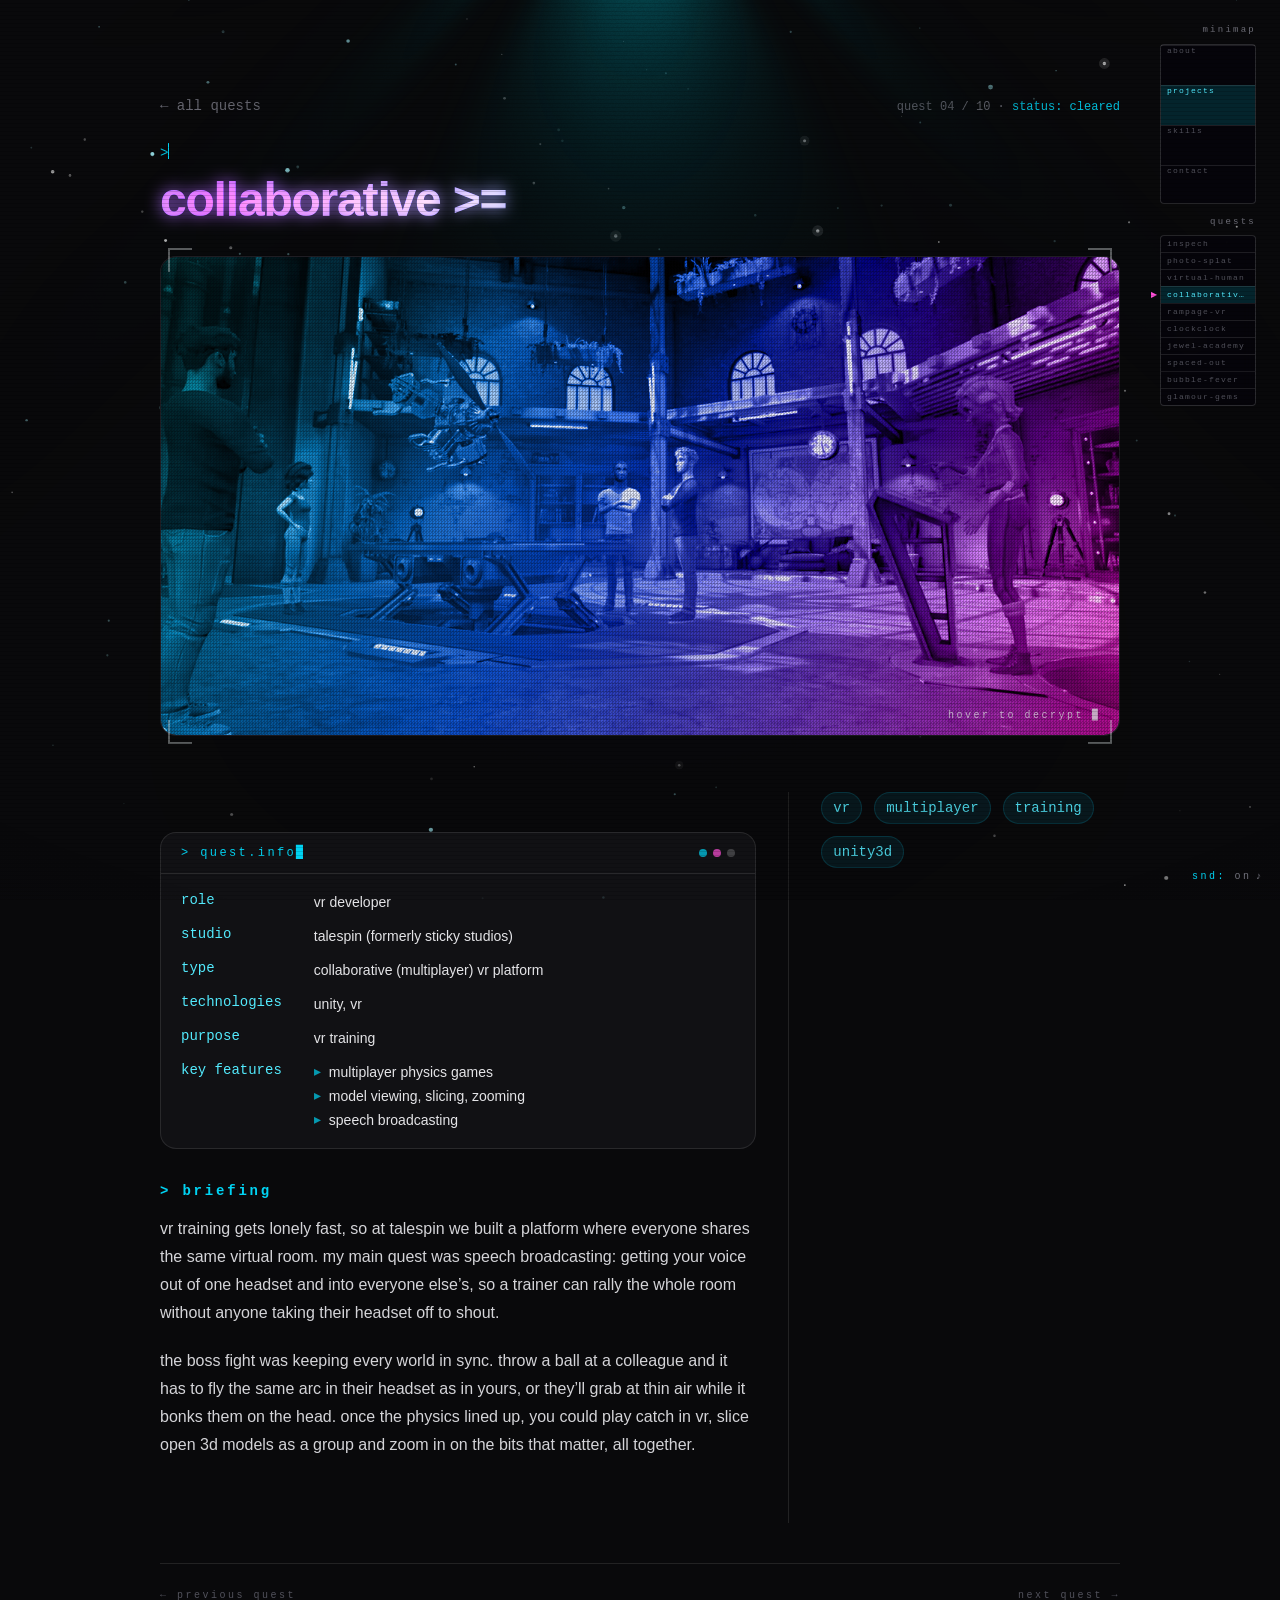
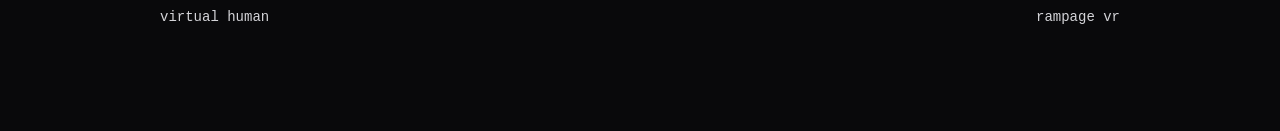
<file: projects/collaborative-vr/index.html>
<!DOCTYPE html><html lang="en" class="h-full antialiased dark"><head><!-- Global Metadata --><meta charset="utf-8"><meta name="viewport" content="width=device-width,initial-scale=1"><link rel="icon" type="image/png" href="/favicon.png"><meta name="generator" content="Astro v7.2.10"><!-- Canonical URL --><link rel="canonical" href="https://grogger.io/projects/collaborative-vr/"><!-- Primary Meta Tags --><title>grogger.io</title><meta name="title" content="grogger.io"><meta name="description" content="Reality is for those who lack imagination (or a VR headset)"><script>
      // boot gate: repeat visitors (and reduced-motion users) skip the boot overlay
      if (
        localStorage.getItem("grogger:booted") ||
        matchMedia("(prefers-reduced-motion: reduce)").matches
      ) {
        document.documentElement.classList.add("booted");
      }
    </script><link rel="stylesheet" href="/_astro/BaseLayout.CMyL7x97.css"><style>.light-rays-container{pointer-events:none;z-index:3;width:100%;height:100%;position:relative;overflow:hidden}
</style><style>.cga-group[data-astro-cid-nzicybpt]:hover .decrypt-hint[data-astro-cid-nzicybpt]{opacity:0;transition:opacity .25s}.quest-scroll[data-astro-cid-nzicybpt]{z-index:55;transform-origin:0;background:linear-gradient(90deg,#4df3ff,#ff4fd8);height:2px;animation:linear both quest-scroll scroll(root);position:fixed;top:0;left:0;right:0;transform:scaleX(0)}@keyframes quest-scroll{0%{transform:scaleX(0)}to{transform:scaleX(1)}}
</style></head><body class="w-full h-full bg-white dark:bg-base-950 transition-colors duration-150 dark:transition-color dark:duration-150 lowercase"><div class="fixed inset-0 pointer-events-none"><style>astro-island,astro-slot,astro-static-slot{display:contents}</style><script>(()=>{var e=async t=>{await(await t())()};(self.Astro||(self.Astro={})).only=e;window.dispatchEvent(new Event("astro:only"));})();</script><script>(()=>{var g=Object.defineProperty;var w=(a,s,c)=>s in a?g(a,s,{enumerable:!0,configurable:!0,writable:!0,value:c}):a[s]=c;var l=(a,s,c)=>w(a,typeof s!="symbol"?s+"":s,c);var E=new Set(["__proto__","constructor","prototype"]);{let a={0:t=>y(t),1:t=>c(t),2:t=>new RegExp(t),3:t=>new Date(t),4:t=>new Map(c(t)),5:t=>new Set(c(t)),6:t=>BigInt(t),7:t=>new URL(t),8:t=>new Uint8Array(t),9:t=>new Uint16Array(t),10:t=>new Uint32Array(t),11:t=>Number.POSITIVE_INFINITY*t},s=t=>{let[p,e]=t;return p in a?a[p](e):void 0},c=t=>t.map(s),y=t=>typeof t!="object"||t===null?t:Object.fromEntries(Object.entries(t).map(([p,e])=>[p,s(e)]));class f extends HTMLElement{constructor(){super(...arguments);l(this,"Component");l(this,"hydrator");l(this,"hydrate",async()=>{var b;if(!this.hydrator||!this.isConnected)return;let e=(b=this.parentElement)==null?void 0:b.closest("astro-island[ssr]");if(e){e.addEventListener("astro:hydrate",this.hydrate,{once:!0});return}let r=this.querySelectorAll("astro-slot"),n={},d=this.querySelectorAll("template[data-astro-template]");for(let o of d){let i=o.closest(this.tagName);i!=null&&i.isSameNode(this)&&(n[o.getAttribute("data-astro-template")||"default"]=o.innerHTML,o.remove())}for(let o of r){let i=o.closest(this.tagName);i!=null&&i.isSameNode(this)&&(n[o.getAttribute("name")||"default"]=o.innerHTML)}let u;try{u=this.hasAttribute("props")?y(JSON.parse(this.getAttribute("props"))):{}}catch(o){let i=this.getAttribute("component-url")||"<unknown>",v=this.getAttribute("component-export");throw v&&(i+=` (export ${v})`),console.error(`[hydrate] Error parsing props for component ${i}`,this.getAttribute("props"),o),o}let h;await this.hydrator(this)(this.Component,u,n,{client:this.getAttribute("client")}),this.removeAttribute("ssr"),this.dispatchEvent(new CustomEvent("astro:hydrate"))});l(this,"unmount",()=>{this.isConnected||this.dispatchEvent(new CustomEvent("astro:unmount"))})}disconnectedCallback(){document.removeEventListener("astro:after-swap",this.unmount),document.addEventListener("astro:after-swap",this.unmount,{once:!0})}connectedCallback(){if(!this.hasAttribute("await-children")||document.readyState==="interactive"||document.readyState==="complete")this.childrenConnectedCallback();else{let e=()=>{document.removeEventListener("DOMContentLoaded",e),r.disconnect(),this.childrenConnectedCallback()},r=new MutationObserver(()=>{var n;((n=this.lastChild)==null?void 0:n.nodeType)===Node.COMMENT_NODE&&this.lastChild.nodeValue==="astro:end"&&(this.lastChild.remove(),e())});r.observe(this,{childList:!0}),document.addEventListener("DOMContentLoaded",e)}}async childrenConnectedCallback(){let e=this.getAttribute("before-hydration-url");e&&await import(e),this.start()}getRetryImportUrl(e){let r=new URL(e,document.baseURI);return r.searchParams.set("astro-retry",Date.now().toString()),r.toString()}async importWithRetry(e){try{return await import(e)}catch(r){return await new Promise(n=>setTimeout(n,1e3)),import(this.getRetryImportUrl(e))}}handleHydrationError(e){let r=this.getAttribute("component-url"),n=new CustomEvent("astro:hydration-error",{cancelable:!0,bubbles:!0,composed:!0,detail:{error:e,componentUrl:r}});this.dispatchEvent(n)&&console.error(`[astro-island] Error hydrating ${r}`,e)}async start(){let e=JSON.parse(this.getAttribute("opts")),r=this.getAttribute("client");if(Astro[r]===void 0){window.addEventListener(`astro:${r}`,()=>this.start(),{once:!0});return}try{await Astro[r](async()=>{let n=this.getAttribute("renderer-url");try{let[d,{default:u}]=await Promise.all([this.importWithRetry(this.getAttribute("component-url")),n?this.importWithRetry(n):Promise.resolve({default:()=>()=>{}})]),h=this.getAttribute("component-export")||"default";if(h.includes(".")){this.Component=d;for(let m of h.split(".")){if(E.has(m)||!this.Component||typeof this.Component!="object"&&typeof this.Component!="function"||!Object.hasOwn(this.Component,m))throw new Error(`Invalid component export path: ${h}`);this.Component=this.Component[m]}}else{if(E.has(h))throw new Error(`Invalid component export path: ${h}`);this.Component=d[h]}return this.hydrator=u,this.hydrate}catch(d){return this.handleHydrationError(d),()=>{}}},e,this)}catch(n){this.handleHydrationError(n)}}attributeChangedCallback(){this.hydrate()}}l(f,"observedAttributes",["props"]),customElements.get("astro-island")||customElements.define("astro-island",f)}})();</script><astro-island uid="Z1KDXNl" component-url="/_astro/WaterParticles.BXiqLsca.js" component-export="default" renderer-url="/_astro/client.Be8vnfpa.js" props="{&quot;className&quot;:[0,&quot;absolute inset-0 size-full&quot;]}" ssr client="only" opts="{&quot;name&quot;:&quot;WaterParticles&quot;,&quot;value&quot;:&quot;react&quot;}"></astro-island><astro-island uid="Z2rWOn4" component-url="/_astro/LightRays.3VrjgNwl.js" component-export="default" renderer-url="/_astro/client.Be8vnfpa.js" props="{&quot;raysOrigin&quot;:[0,&quot;top-center&quot;],&quot;raysColor&quot;:[0,&quot;#00ffff&quot;],&quot;raysSpeed&quot;:[0,1.5],&quot;lightSpread&quot;:[0,0.8],&quot;rayLength&quot;:[0,1.2],&quot;followMouse&quot;:[0,true],&quot;mouseInfluence&quot;:[0,0.1],&quot;noiseAmount&quot;:[0,0.1],&quot;distortion&quot;:[0,0.05],&quot;className&quot;:[0,&quot;custom-rays&quot;]}" ssr client="only" opts="{&quot;name&quot;:&quot;LightRays&quot;,&quot;value&quot;:&quot;react&quot;}"></astro-island></div><script>(()=>{var e=async t=>{await(await t())()};(self.Astro||(self.Astro={})).load=e;window.dispatchEvent(new Event("astro:load"));})();</script><astro-island uid="i8Hcw" prefix="r2" component-url="/_astro/Navbar.D-ftQ5dM.js" component-export="default" renderer-url="/_astro/client.Be8vnfpa.js" props="{&quot;active&quot;:[0,&quot;projects&quot;]}" ssr client="load" opts="{&quot;name&quot;:&quot;Navbar&quot;,&quot;value&quot;:true}" await-children><div class="fixed bottom-6 right-0 z-40"><button type="button" aria-haspopup="dialog" aria-expanded="false" data-state="closed" class="group flex items-center rounded-full mr-4 bg-white/90 px-4 py-2 text-sm font-medium text-base-800 shadow-lg shadow-base-800/5 ring-1 ring-base-900/5 backdrop-blur dark:bg-white/5 dark:text-base-200 dark:ring-white/10 dark:hover:ring-white/20 pointer-events-auto md:hidden mt-10">menu<svg xmlns="http://www.w3.org/2000/svg" fill="none" viewBox="0 0 24 24" stroke-width="1.5" stroke="currentColor" class="ml-2 h-auto w-4 stroke-base-500 group-hover:stroke-base-700 dark:group-hover:stroke-base-400" aria-hidden="true"><path stroke-linecap="round" stroke-linejoin="round" d="m4.5 15.75 7.5-7.5 7.5 7.5"></path></svg><span class="sr-only">Open navigation</span></button></div><!--astro:end--></astro-island><astro-island uid="Z1IMG58" prefix="r3" component-url="/_astro/Minimap.B3h3MZQV.js" component-export="default" renderer-url="/_astro/client.Be8vnfpa.js" props="{&quot;overworld&quot;:[0,true],&quot;quests&quot;:[1,[[0,&quot;inspech&quot;],[0,&quot;photo-splat&quot;],[0,&quot;virtual-human&quot;],[0,&quot;collaborative-vr&quot;],[0,&quot;rampage-vr&quot;],[0,&quot;clockclock&quot;],[0,&quot;jewel-academy&quot;],[0,&quot;spaced-out&quot;],[0,&quot;bubble-fever&quot;],[0,&quot;glamour-gems&quot;]]],&quot;current&quot;:[0,&quot;collaborative-vr&quot;]}" ssr client="load" opts="{&quot;name&quot;:&quot;Minimap&quot;,&quot;value&quot;:true}" await-children><nav aria-label="minimap" class="fixed top-6 right-6 z-40 hidden lg:block select-none font-mono"><div class="mb-1.5 text-right text-[9px] tracking-[0.25em] text-base-500">minimap</div><div class="relative w-24 rounded-sm border border-white/15 bg-[#06040b]/80 backdrop-blur-sm" style="height:160px"><a href="/#about" aria-label="back to about" class="absolute inset-x-0 cursor-pointer border-t border-white/10 text-left transition-colors text-base-600 hover:bg-white/5 hover:text-base-400" style="top:0;height:40px"><span class="block truncate px-1.5 text-[8px] leading-[10px] tracking-[0.15em]">about</span></a><a href="/#projects" aria-label="back to projects" aria-current="location" class="absolute inset-x-0 cursor-pointer border-t border-white/10 text-left transition-colors bg-accent-400/15 text-accent-300" style="top:40px;height:40px"><span class="block truncate px-1.5 text-[8px] leading-[10px] tracking-[0.15em]">projects</span></a><a href="/#skills" aria-label="back to skills" class="absolute inset-x-0 cursor-pointer border-t border-white/10 text-left transition-colors text-base-600 hover:bg-white/5 hover:text-base-400" style="top:80px;height:40px"><span class="block truncate px-1.5 text-[8px] leading-[10px] tracking-[0.15em]">skills</span></a><a href="/#contact" aria-label="back to contact" class="absolute inset-x-0 cursor-pointer border-t border-white/10 text-left transition-colors text-base-600 hover:bg-white/5 hover:text-base-400" style="top:120px;height:40px"><span class="block truncate px-1.5 text-[8px] leading-[10px] tracking-[0.15em]">contact</span></a></div><div class="mt-3 mb-1.5 text-right text-[9px] tracking-[0.25em] text-base-500">quests</div><div class="w-24 rounded-sm border border-white/15 bg-[#06040b]/80 backdrop-blur-sm"><a href="/projects/inspech" class="relative block border-t border-white/10 first:border-t-0 transition-colors text-base-600 hover:bg-white/5 hover:text-base-400"><span class="block truncate px-1.5 py-[3px] text-[8px] leading-[10px] tracking-[0.15em]">inspech</span></a><a href="/projects/photo-splat" class="relative block border-t border-white/10 first:border-t-0 transition-colors text-base-600 hover:bg-white/5 hover:text-base-400"><span class="block truncate px-1.5 py-[3px] text-[8px] leading-[10px] tracking-[0.15em]">photo-splat</span></a><a href="/projects/virtual-human" class="relative block border-t border-white/10 first:border-t-0 transition-colors text-base-600 hover:bg-white/5 hover:text-base-400"><span class="block truncate px-1.5 py-[3px] text-[8px] leading-[10px] tracking-[0.15em]">virtual-human</span></a><a href="/projects/collaborative-vr" aria-current="page" class="relative block border-t border-white/10 first:border-t-0 transition-colors bg-accent-400/15 text-accent-300"><span class="block truncate px-1.5 py-[3px] text-[8px] leading-[10px] tracking-[0.15em]">collaborative-vr</span><span class="blink pointer-events-none absolute -left-2.5 top-1/2 -mt-1 text-[8px] leading-none text-[#ff4fd8]" aria-hidden="true">▶</span></a><a href="/projects/rampage-vr" class="relative block border-t border-white/10 first:border-t-0 transition-colors text-base-600 hover:bg-white/5 hover:text-base-400"><span class="block truncate px-1.5 py-[3px] text-[8px] leading-[10px] tracking-[0.15em]">rampage-vr</span></a><a href="/projects/clockclock" class="relative block border-t border-white/10 first:border-t-0 transition-colors text-base-600 hover:bg-white/5 hover:text-base-400"><span class="block truncate px-1.5 py-[3px] text-[8px] leading-[10px] tracking-[0.15em]">clockclock</span></a><a href="/projects/jewel-academy" class="relative block border-t border-white/10 first:border-t-0 transition-colors text-base-600 hover:bg-white/5 hover:text-base-400"><span class="block truncate px-1.5 py-[3px] text-[8px] leading-[10px] tracking-[0.15em]">jewel-academy</span></a><a href="/projects/spaced-out" class="relative block border-t border-white/10 first:border-t-0 transition-colors text-base-600 hover:bg-white/5 hover:text-base-400"><span class="block truncate px-1.5 py-[3px] text-[8px] leading-[10px] tracking-[0.15em]">spaced-out</span></a><a href="/projects/bubble-fever" class="relative block border-t border-white/10 first:border-t-0 transition-colors text-base-600 hover:bg-white/5 hover:text-base-400"><span class="block truncate px-1.5 py-[3px] text-[8px] leading-[10px] tracking-[0.15em]">bubble-fever</span></a><a href="/projects/glamour-gems" class="relative block border-t border-white/10 first:border-t-0 transition-colors text-base-600 hover:bg-white/5 hover:text-base-400"><span class="block truncate px-1.5 py-[3px] text-[8px] leading-[10px] tracking-[0.15em]">glamour-gems</span></a></div></nav><!--astro:end--></astro-island><div class="quest-scroll" aria-hidden="true" data-astro-cid-nzicybpt></div><div class="text-white" data-astro-cid-nzicybpt><div class="pt-6 sm:pt-24" data-astro-cid-nzicybpt><div class="mx-auto w-full max-w-2xl px-4 pb-8 sm:px-6 md:max-w-5xl md:px-8" data-astro-cid-nzicybpt><div class="flex items-baseline justify-between font-mono" data-astro-cid-nzicybpt><a href="/#projects" class="text-sm text-base-500 hover:text-accent-300 transition-colors" data-astro-cid-nzicybpt>&larr; all quests</a><span class="text-xs text-base-500" data-astro-cid-nzicybpt>quest 04 / 10 · <span class="text-accent-400" data-astro-cid-nzicybpt>status: cleared</span></span></div><div class="mt-6" data-astro-cid-nzicybpt><astro-island uid="Z9F7at" prefix="r10" component-url="/_astro/SectionHeader.YcySS4fD.js" component-export="default" renderer-url="/_astro/client.Be8vnfpa.js" props="{&quot;prompt&quot;:[0,&quot;&gt; player.quests/collaborative-vr&quot;],&quot;title&quot;:[0,&quot;Collaborative VR&quot;],&quot;data-astro-cid-nzicybpt&quot;:[0,true]}" ssr client="load" opts="{&quot;name&quot;:&quot;SectionHeader&quot;,&quot;value&quot;:true}" await-children><span data-slot="typing-text" class="font-mono text-sm text-accent-400"><span></span><span data-slot="typing-text-cursor" style="display:inline-block;height:16px;transform:translateY(2px);width:1px;background-color:currentColor"></span></span><h1 class="mt-3 text-4xl font-bold tracking-tight sm:text-5xl"><span data-slot="gradient-text" style="position:relative;display:inline-block"><span style="background-image:linear-gradient(90deg, var(--color-accent-400) 0%, var(--color-accent-200) 25%, #a855f7 50%, var(--color-accent-200) 75%, var(--color-accent-400) 100%);margin:0;color:transparent;background-clip:text;background-size:700% 100%;background-position:0% 0%">Collaborative VR</span><span style="position:absolute;top:0;left:0;mix-blend-mode:plus-lighter;filter:blur(8px);background-image:linear-gradient(90deg, var(--color-accent-400) 0%, var(--color-accent-200) 25%, #a855f7 50%, var(--color-accent-200) 75%, var(--color-accent-400) 100%);margin:0;color:transparent;background-clip:text;background-size:700% 100%;background-position:0% 0%">Collaborative VR</span></span></h1><!--astro:end--></astro-island></div></div><!-- Encrypted hero --><script>(()=>{var a=(s,i,o)=>{let r=async()=>{await(await s())()},t=typeof i.value=="object"?i.value:void 0,c={rootMargin:t==null?void 0:t.rootMargin},n=new IntersectionObserver(e=>{for(let l of e)if(l.isIntersecting){n.disconnect(),r();break}},c);for(let e of o.children)n.observe(e)};(self.Astro||(self.Astro={})).visible=a;window.dispatchEvent(new Event("astro:visible"));})();</script><astro-island uid="1EDst5" prefix="r12" component-url="/_astro/effect.uJCk-OrY.js" component-export="Effect" renderer-url="/_astro/client.Be8vnfpa.js" props="{&quot;fade&quot;:[0,true],&quot;slide&quot;:[0,{&quot;offset&quot;:[0,40]}],&quot;blur&quot;:[0,{&quot;initialBlur&quot;:[0,6]}],&quot;inView&quot;:[0,true],&quot;inViewOnce&quot;:[0,true],&quot;data-astro-cid-nzicybpt&quot;:[0,true]}" ssr client="visible" opts="{&quot;name&quot;:&quot;Effect&quot;,&quot;value&quot;:true}" await-children><div data-astro-cid-nzicybpt="true" style="opacity:0;filter:blur(6px);transform:translateY(40px)"><astro-slot><div class="mx-auto w-full max-w-2xl px-4 sm:px-6 md:max-w-5xl md:px-8 mb-2" data-astro-cid-nzicybpt><div class="cga-group relative" data-astro-cid-nzicybpt><div class="cga-frame rounded-2xl border border-white/10" style="aspect-ratio: 2; max-height: 70vh; margin-inline: auto;" data-astro-cid-nzicybpt><video class="cga-media absolute inset-0 h-full w-full object-cover" autoplay muted loop playsinline preload="metadata" data-astro-cid-nzicybpt><source src="/_astro/video.DEhj72UP.webm" type="video/webm" data-astro-cid-nzicybpt></video><div class="cga-duo" data-astro-cid-nzicybpt></div><div class="cga-dither" data-astro-cid-nzicybpt></div><div class="cga-scan" data-astro-cid-nzicybpt></div><div class="decrypt-hint absolute bottom-3 right-4 z-10 font-mono text-[10px] tracking-[0.25em] text-base-300/80" data-astro-cid-nzicybpt>hover to decrypt ▊</div></div><div class="bracket border-t-2 border-l-2 -top-2 left-2" data-astro-cid-nzicybpt></div><div class="bracket border-t-2 border-r-2 -top-2 right-2" data-astro-cid-nzicybpt></div><div class="bracket border-b-2 border-l-2 -bottom-2 left-2" data-astro-cid-nzicybpt></div><div class="bracket border-b-2 border-r-2 -bottom-2 right-2" data-astro-cid-nzicybpt></div></div></div></astro-slot></div><!--astro:end--></astro-island><!-- Image gallery --><!-- Product info --><div class="mx-auto max-w-2xl px-4 pb-0 pt-10 sm:px-6 md:grid md:max-w-5xl md:grid-cols-3 md:gap-x-8 md:px-8 md:pt-12" data-astro-cid-nzicybpt><div class="py-2 md:col-span-2 md:border-r md:border-white/10 md:pb-16 md:pr-8" data-astro-cid-nzicybpt><astro-island uid="Z16jVlK" prefix="r13" component-url="/_astro/effect.uJCk-OrY.js" component-export="Effect" renderer-url="/_astro/client.Be8vnfpa.js" props="{&quot;fade&quot;:[0,true],&quot;slide&quot;:[0,{&quot;offset&quot;:[0,32]}],&quot;blur&quot;:[0,{&quot;initialBlur&quot;:[0,6]}],&quot;inView&quot;:[0,true],&quot;inViewOnce&quot;:[0,true],&quot;data-astro-cid-nzicybpt&quot;:[0,true]}" ssr client="visible" opts="{&quot;name&quot;:&quot;Effect&quot;,&quot;value&quot;:true}" await-children><div data-astro-cid-nzicybpt="true" style="opacity:0;filter:blur(6px);transform:translateY(32px)"><astro-slot><div class="prose prose-img:rounded-xl dark:prose-invert max-w-full prose-inline-code:bg-base-100 dark:prose-inline-code:bg-base-800 prose-inline-code:p-1 prose-inline-code:rounded-md prose-zinc prose-cyan prose-h2:font-mono prose-h2:text-sm prose-h2:font-semibold prose-h2:tracking-[0.2em] prose-h2:text-accent-400 prose-h2:before:content-['>_']" data-astro-cid-nzicybpt="true"><div class="not-prose my-8 overflow-hidden rounded-2xl border border-white/10 bg-base-900/60 backdrop-blur"><div class="flex items-center justify-between border-b border-white/10 px-5 py-3 font-mono text-xs tracking-[0.2em] text-accent-400"><span>&gt; quest.info<span class="blink">▊</span></span><span class="flex gap-1.5" aria-hidden="true"><span class="size-2 rounded-full bg-accent-400/70"></span><span class="size-2 rounded-full bg-[#ff4fd8]/70"></span><span class="size-2 rounded-full bg-white/20"></span></span></div><dl class="grid gap-x-8 gap-y-2.5 px-5 py-4 sm:grid-cols-[auto_1fr]"><dt class="font-mono text-sm text-accent-300">role</dt><dd class="mb-2 text-sm leading-6 text-base-200 sm:mb-0">VR developer</dd><dt class="font-mono text-sm text-accent-300">studio</dt><dd class="mb-2 text-sm leading-6 text-base-200 sm:mb-0">Talespin (formerly Sticky Studios)</dd><dt class="font-mono text-sm text-accent-300">type</dt><dd class="mb-2 text-sm leading-6 text-base-200 sm:mb-0">collaborative (multiplayer) VR platform</dd><dt class="font-mono text-sm text-accent-300">technologies</dt><dd class="mb-2 text-sm leading-6 text-base-200 sm:mb-0">Unity, VR</dd><dt class="font-mono text-sm text-accent-300">purpose</dt><dd class="mb-2 text-sm leading-6 text-base-200 sm:mb-0">VR training</dd><dt class="font-mono text-sm text-accent-300">key features</dt><dd class="mb-2 text-sm leading-6 text-base-200 sm:mb-0"><ul><li class="flex gap-2"><span class="font-mono text-accent-400/70" aria-hidden="true">▸</span>multiplayer physics games</li><li class="flex gap-2"><span class="font-mono text-accent-400/70" aria-hidden="true">▸</span>model viewing, slicing, zooming</li><li class="flex gap-2"><span class="font-mono text-accent-400/70" aria-hidden="true">▸</span>speech broadcasting</li></ul></dd></dl></div><h2 id="briefing">briefing</h2><p>VR training gets lonely fast, so at Talespin we built a platform where everyone shares the same virtual room. My main quest was speech broadcasting: getting your voice out of one headset and into everyone else’s, so a trainer can rally the whole room without anyone taking their headset off to shout.</p><p>The boss fight was keeping every world in sync. Throw a ball at a colleague and it has to fly the same arc in their headset as in yours, or they’ll grab at thin air while it bonks them on the head. Once the physics lined up, you could play catch in VR, slice open 3D models as a group and zoom in on the bits that matter, all together.</p></div></astro-slot></div><!--astro:end--></astro-island></div><!-- Options --><div class="mt-8 md:mt-0" data-astro-cid-nzicybpt><div class="flex flex-wrap gap-3" data-astro-cid-nzicybpt><span class="inline-flex items-center rounded-full px-3 py-1.5 font-mono text-sm font-medium bg-accent-500/10 text-accent-300 ring-1 fill-accent-400 transition-colors select-none ring-inset ring-accent-500/20">vr</span><span class="inline-flex items-center rounded-full px-3 py-1.5 font-mono text-sm font-medium bg-accent-500/10 text-accent-300 ring-1 fill-accent-400 transition-colors select-none ring-inset ring-accent-500/20">multiplayer</span><span class="inline-flex items-center rounded-full px-3 py-1.5 font-mono text-sm font-medium bg-accent-500/10 text-accent-300 ring-1 fill-accent-400 transition-colors select-none ring-inset ring-accent-500/20">training</span><span class="inline-flex items-center rounded-full px-3 py-1.5 font-mono text-sm font-medium bg-accent-500/10 text-accent-300 ring-1 fill-accent-400 transition-colors select-none ring-inset ring-accent-500/20">unity3D</span></div><div class="mt-8 flex flex-col gap-4" data-astro-cid-nzicybpt></div></div></div><!-- Quest progression --><nav class="mx-auto max-w-2xl px-4 sm:px-6 md:max-w-5xl md:px-8 pb-24 pt-10" aria-label="quest navigation" data-astro-cid-nzicybpt><div class="flex items-start justify-between gap-6 border-t border-white/10 pt-6 font-mono" data-astro-cid-nzicybpt><a href="/projects/virtual-human" class="group min-w-0" data-astro-cid-nzicybpt><span class="block text-[10px] tracking-[0.25em] text-base-600" data-astro-cid-nzicybpt>&larr; previous quest</span><span class="glitch-hover mt-1 inline-block truncate text-sm lowercase text-base-300 transition-colors group-hover:text-accent-300" data-astro-cid-nzicybpt>Virtual Human</span></a><a href="/projects/rampage-vr" class="group min-w-0 text-right" data-astro-cid-nzicybpt><span class="block text-[10px] tracking-[0.25em] text-base-600" data-astro-cid-nzicybpt>next quest &rarr;</span><span class="glitch-hover mt-1 inline-block truncate text-sm lowercase text-base-300 transition-colors group-hover:text-accent-300" data-astro-cid-nzicybpt>Rampage VR</span></a></div></nav></div></div><astro-island uid="Z10PjJx" prefix="r6" component-url="/_astro/Terminal.B-L5xOk-.js" component-export="default" renderer-url="/_astro/client.Be8vnfpa.js" props="{&quot;projects&quot;:[1,[[0,{&quot;slug&quot;:[0,&quot;inspech&quot;],&quot;name&quot;:[0,&quot;Inspech&quot;]}],[0,{&quot;slug&quot;:[0,&quot;photo-splat&quot;],&quot;name&quot;:[0,&quot;Photo Splat&quot;]}],[0,{&quot;slug&quot;:[0,&quot;virtual-human&quot;],&quot;name&quot;:[0,&quot;Virtual Human&quot;]}],[0,{&quot;slug&quot;:[0,&quot;collaborative-vr&quot;],&quot;name&quot;:[0,&quot;Collaborative VR&quot;]}],[0,{&quot;slug&quot;:[0,&quot;rampage-vr&quot;],&quot;name&quot;:[0,&quot;Rampage VR&quot;]}],[0,{&quot;slug&quot;:[0,&quot;clockclock&quot;],&quot;name&quot;:[0,&quot;ClockClock&quot;]}],[0,{&quot;slug&quot;:[0,&quot;jewel-academy&quot;],&quot;name&quot;:[0,&quot;Jewel Academy&quot;]}],[0,{&quot;slug&quot;:[0,&quot;spaced-out&quot;],&quot;name&quot;:[0,&quot;Spaced Out&quot;]}],[0,{&quot;slug&quot;:[0,&quot;bubble-fever&quot;],&quot;name&quot;:[0,&quot;Bubble Fever&quot;]}],[0,{&quot;slug&quot;:[0,&quot;glamour-gems&quot;],&quot;name&quot;:[0,&quot;Glamour Gems&quot;]}]]]}" ssr client="load" opts="{&quot;name&quot;:&quot;Terminal&quot;,&quot;value&quot;:true}"></astro-island><astro-island uid="18WqXb" prefix="r7" component-url="/_astro/SoundFX.DfhxGu-E.js" component-export="default" renderer-url="/_astro/client.Be8vnfpa.js" props="{}" ssr client="load" opts="{&quot;name&quot;:&quot;SoundFX&quot;,&quot;value&quot;:true}" await-children><button type="button" aria-label="mute sound effects" aria-pressed="true" class="fixed bottom-4 right-4 z-80 font-mono text-[10px] tracking-[0.25em] text-base-500 transition-colors hover:text-accent-300"><span class="text-accent-400">snd:</span> <!-- -->on<span class="ml-1">♪</span></button><!--astro:end--></astro-island><div class="crt" aria-hidden="true"></div><div id="boot" class="fixed inset-0 z-100 flex items-center justify-center bg-black" aria-hidden="true"><pre id="boot-log" class="px-6 font-mono text-xs leading-7 text-accent-300 sm:text-sm"></pre></div><script>(function(){const base = "/";

      // boot sequence (first visit only; any key/click skips)
      (() => {
        const boot = document.getElementById("boot");
        if (!boot) return;
        if (document.documentElement.classList.contains("booted")) {
          boot.remove();
          return;
        }
        const log = document.getElementById("boot-log");
        const LINES = [
          "grogger bios v3.0",
          "memory check ......... 640k ok",
          "mounting /dev/world ... ok",
          "loading player ........ ok",
          "starting session_",
        ];
        let i = 0;
        let finished = false;
        const done = () => {
          if (finished) return;
          finished = true;
          clearInterval(t);
          localStorage.setItem("grogger:booted", "1");
          boot.style.transition = "opacity 0.3s ease";
          boot.style.opacity = "0";
          setTimeout(() => boot.remove(), 320);
        };
        const t = setInterval(() => {
          log.textContent += LINES[i] + "\n";
          if (++i >= LINES.length) setTimeout(done, 500);
        }, 260);
        addEventListener("keydown", done, { once: true });
        addEventListener("pointerdown", done, { once: true });
      })();

      // konami code → glitch storm + warp gate to the frogger minigame
      (() => {
        const SEQ = [
          "ArrowUp", "ArrowUp", "ArrowDown", "ArrowDown",
          "ArrowLeft", "ArrowRight", "ArrowLeft", "ArrowRight",
          "b", "a",
        ];
        let i = 0;
        addEventListener("keydown", (e) => {
          const t = e.target;
          if (t && (t.tagName === "INPUT" || t.tagName === "TEXTAREA" || t.isContentEditable)) return;
          i = e.key === SEQ[i] ? i + 1 : e.key === SEQ[0] ? 1 : 0;
          if (i < SEQ.length) return;
          i = 0;
          dispatchEvent(new CustomEvent("grogger:sfx", { detail: "konami" }));
          const html = document.documentElement;
          html.classList.add("konami-storm");
          setTimeout(() => html.classList.remove("konami-storm"), 1600);
          if (document.getElementById("warp-toast")) return;
          const toast = document.createElement("div");
          toast.id = "warp-toast";
          toast.innerHTML =
            `cheat code accepted — <a href="${base}404">enter the warp gate →</a>`;
          document.body.appendChild(toast);
          setTimeout(() => toast.remove(), 8000);
        });
      })();

      console.log(
        "%c" +
          "  @..@\n" +
          " (----)\n" +
          "( >__< )\n" +
          "^^ ~~ ^^\n" +
          "\n" +
          "> you found the debug room.\n",
        "color: #4df3ff; font-family: monospace; font-size: 14px; line-height: 1.2;",
      );
      console.log(
        "%cmost visitors never open this panel. you did. let's talk.\n" +
          "%c> player.connect --via github   %chttps://github.com/unnoon/\n" +
          "%c> psst: press ` to open the terminal. ↑↑↓↓←→←→ba does something too.",
        "color: #ff4fd8; font-family: monospace;",
        "color: #71717a; font-family: monospace;",
        "color: #4df3ff; font-family: monospace;",
        "color: #71717a; font-family: monospace;",
      );
    })();</script></body></html>
</file>
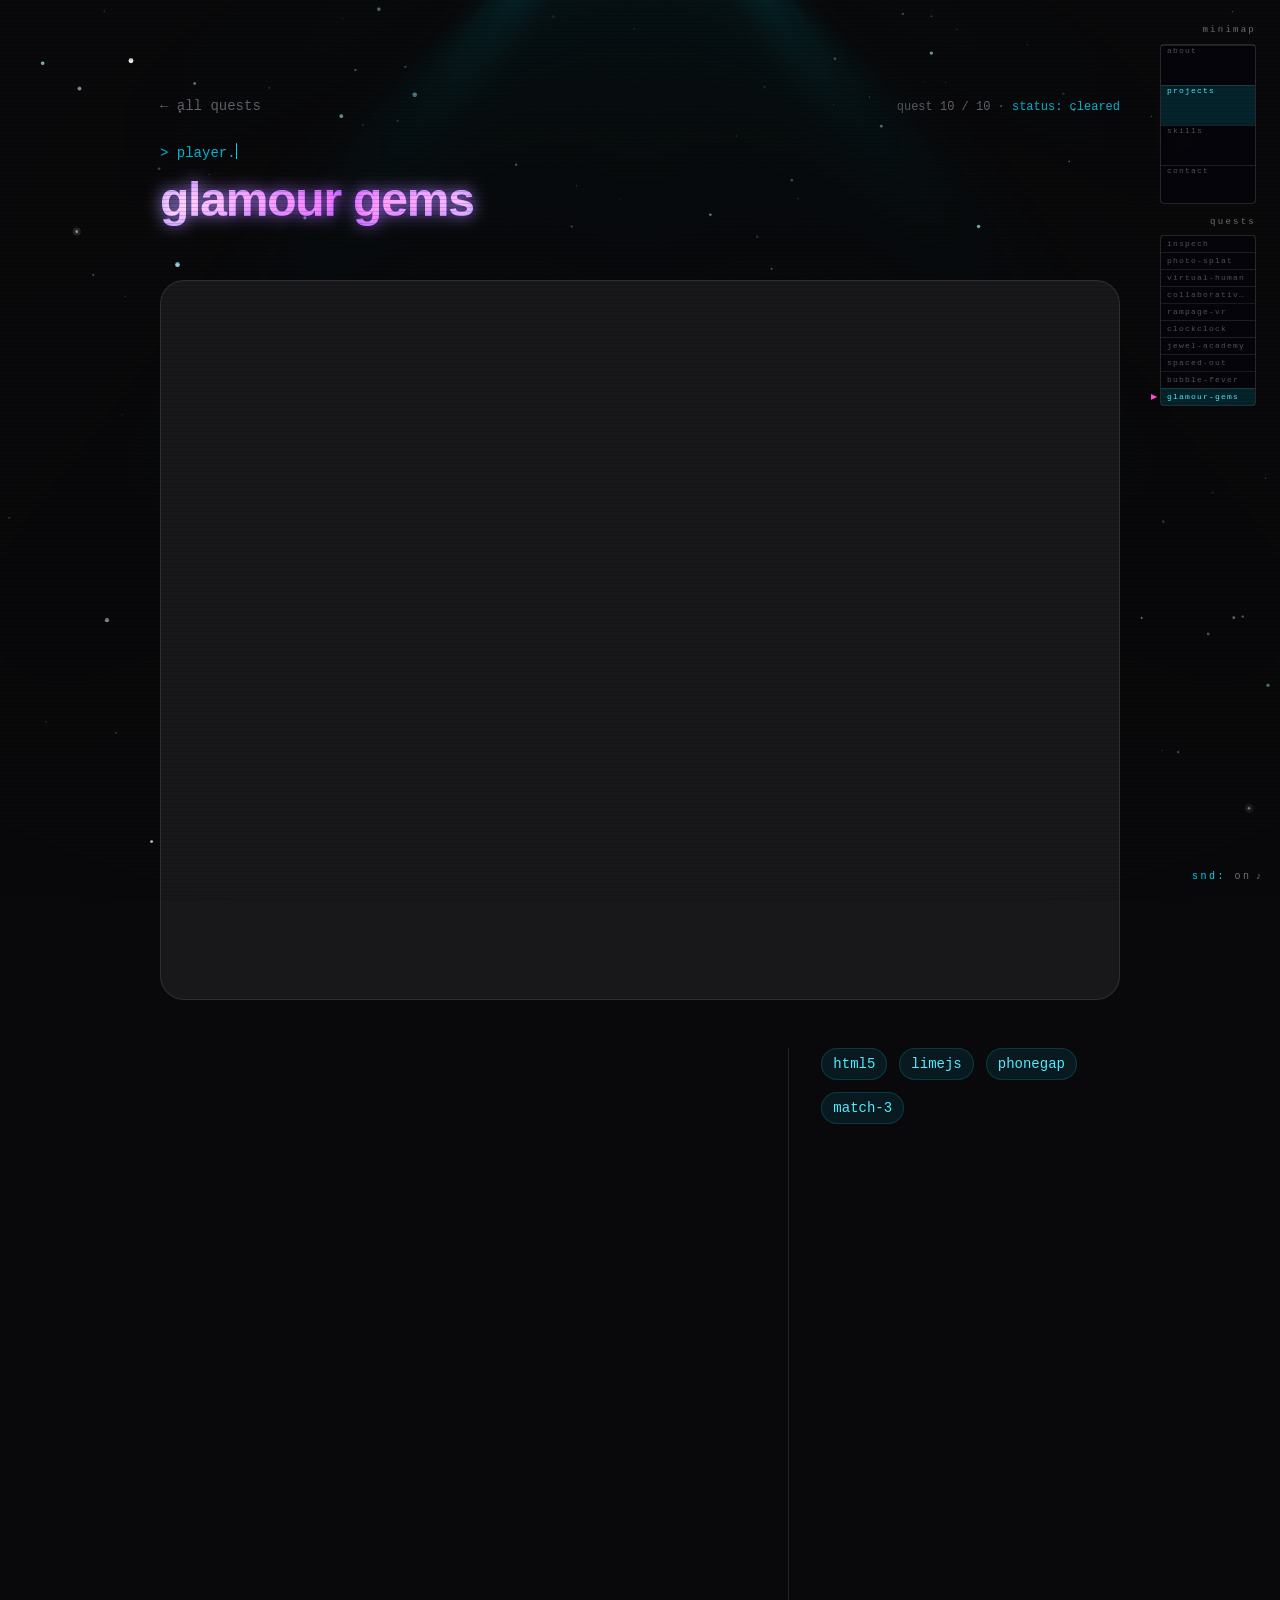
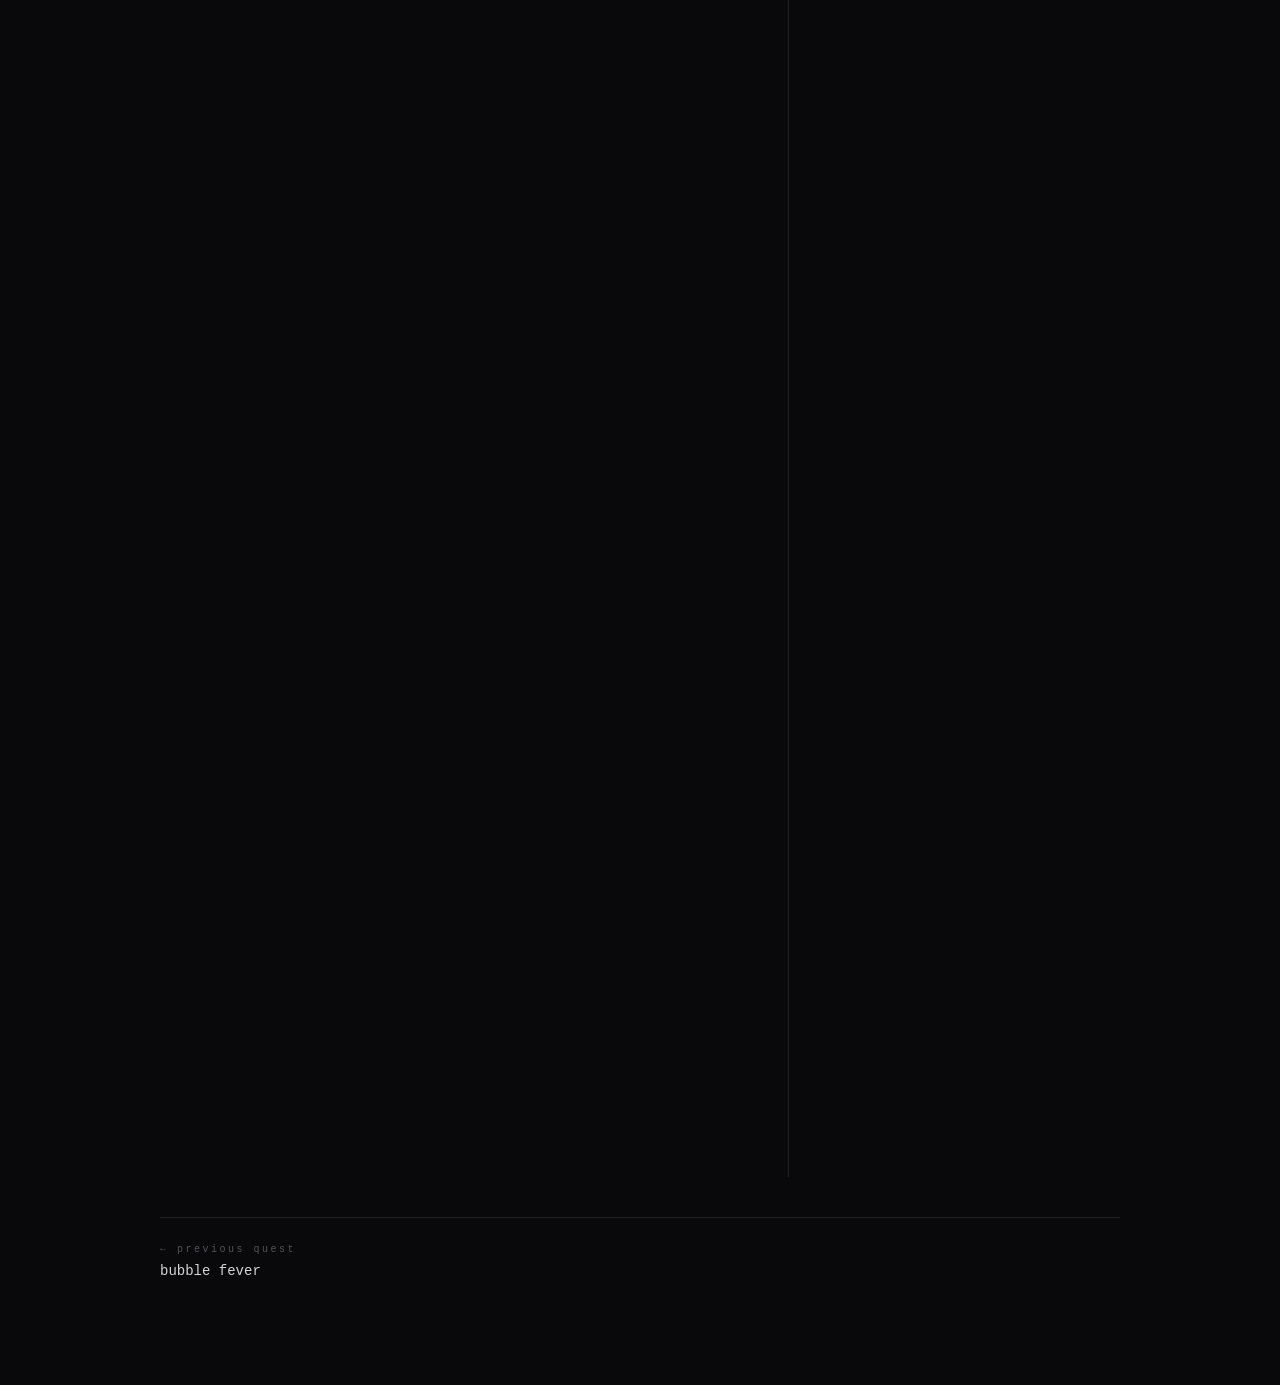
<file: projects/glamour-gems/index.html>
<!DOCTYPE html><html lang="en" class="h-full antialiased dark"><head><!-- Global Metadata --><meta charset="utf-8"><meta name="viewport" content="width=device-width,initial-scale=1"><link rel="icon" type="image/png" href="/favicon.png"><meta name="generator" content="Astro v7.2.10"><!-- Canonical URL --><link rel="canonical" href="https://grogger.io/projects/glamour-gems/"><!-- Primary Meta Tags --><title>grogger.io</title><meta name="title" content="grogger.io"><meta name="description" content="Reality is for those who lack imagination (or a VR headset)"><script>
      // boot gate: repeat visitors (and reduced-motion users) skip the boot overlay
      if (
        localStorage.getItem("grogger:booted") ||
        matchMedia("(prefers-reduced-motion: reduce)").matches
      ) {
        document.documentElement.classList.add("booted");
      }
    </script><link rel="stylesheet" href="/_astro/BaseLayout.CMyL7x97.css"><style>.light-rays-container{pointer-events:none;z-index:3;width:100%;height:100%;position:relative;overflow:hidden}
</style><style>.cga-group[data-astro-cid-nzicybpt]:hover .decrypt-hint[data-astro-cid-nzicybpt]{opacity:0;transition:opacity .25s}.quest-scroll[data-astro-cid-nzicybpt]{z-index:55;transform-origin:0;background:linear-gradient(90deg,#4df3ff,#ff4fd8);height:2px;animation:linear both quest-scroll scroll(root);position:fixed;top:0;left:0;right:0;transform:scaleX(0)}@keyframes quest-scroll{0%{transform:scaleX(0)}to{transform:scaleX(1)}}
</style></head><body class="w-full h-full bg-white dark:bg-base-950 transition-colors duration-150 dark:transition-color dark:duration-150 lowercase"><div class="fixed inset-0 pointer-events-none"><style>astro-island,astro-slot,astro-static-slot{display:contents}</style><script>(()=>{var e=async t=>{await(await t())()};(self.Astro||(self.Astro={})).only=e;window.dispatchEvent(new Event("astro:only"));})();</script><script>(()=>{var g=Object.defineProperty;var w=(a,s,c)=>s in a?g(a,s,{enumerable:!0,configurable:!0,writable:!0,value:c}):a[s]=c;var l=(a,s,c)=>w(a,typeof s!="symbol"?s+"":s,c);var E=new Set(["__proto__","constructor","prototype"]);{let a={0:t=>y(t),1:t=>c(t),2:t=>new RegExp(t),3:t=>new Date(t),4:t=>new Map(c(t)),5:t=>new Set(c(t)),6:t=>BigInt(t),7:t=>new URL(t),8:t=>new Uint8Array(t),9:t=>new Uint16Array(t),10:t=>new Uint32Array(t),11:t=>Number.POSITIVE_INFINITY*t},s=t=>{let[p,e]=t;return p in a?a[p](e):void 0},c=t=>t.map(s),y=t=>typeof t!="object"||t===null?t:Object.fromEntries(Object.entries(t).map(([p,e])=>[p,s(e)]));class f extends HTMLElement{constructor(){super(...arguments);l(this,"Component");l(this,"hydrator");l(this,"hydrate",async()=>{var b;if(!this.hydrator||!this.isConnected)return;let e=(b=this.parentElement)==null?void 0:b.closest("astro-island[ssr]");if(e){e.addEventListener("astro:hydrate",this.hydrate,{once:!0});return}let r=this.querySelectorAll("astro-slot"),n={},d=this.querySelectorAll("template[data-astro-template]");for(let o of d){let i=o.closest(this.tagName);i!=null&&i.isSameNode(this)&&(n[o.getAttribute("data-astro-template")||"default"]=o.innerHTML,o.remove())}for(let o of r){let i=o.closest(this.tagName);i!=null&&i.isSameNode(this)&&(n[o.getAttribute("name")||"default"]=o.innerHTML)}let u;try{u=this.hasAttribute("props")?y(JSON.parse(this.getAttribute("props"))):{}}catch(o){let i=this.getAttribute("component-url")||"<unknown>",v=this.getAttribute("component-export");throw v&&(i+=` (export ${v})`),console.error(`[hydrate] Error parsing props for component ${i}`,this.getAttribute("props"),o),o}let h;await this.hydrator(this)(this.Component,u,n,{client:this.getAttribute("client")}),this.removeAttribute("ssr"),this.dispatchEvent(new CustomEvent("astro:hydrate"))});l(this,"unmount",()=>{this.isConnected||this.dispatchEvent(new CustomEvent("astro:unmount"))})}disconnectedCallback(){document.removeEventListener("astro:after-swap",this.unmount),document.addEventListener("astro:after-swap",this.unmount,{once:!0})}connectedCallback(){if(!this.hasAttribute("await-children")||document.readyState==="interactive"||document.readyState==="complete")this.childrenConnectedCallback();else{let e=()=>{document.removeEventListener("DOMContentLoaded",e),r.disconnect(),this.childrenConnectedCallback()},r=new MutationObserver(()=>{var n;((n=this.lastChild)==null?void 0:n.nodeType)===Node.COMMENT_NODE&&this.lastChild.nodeValue==="astro:end"&&(this.lastChild.remove(),e())});r.observe(this,{childList:!0}),document.addEventListener("DOMContentLoaded",e)}}async childrenConnectedCallback(){let e=this.getAttribute("before-hydration-url");e&&await import(e),this.start()}getRetryImportUrl(e){let r=new URL(e,document.baseURI);return r.searchParams.set("astro-retry",Date.now().toString()),r.toString()}async importWithRetry(e){try{return await import(e)}catch(r){return await new Promise(n=>setTimeout(n,1e3)),import(this.getRetryImportUrl(e))}}handleHydrationError(e){let r=this.getAttribute("component-url"),n=new CustomEvent("astro:hydration-error",{cancelable:!0,bubbles:!0,composed:!0,detail:{error:e,componentUrl:r}});this.dispatchEvent(n)&&console.error(`[astro-island] Error hydrating ${r}`,e)}async start(){let e=JSON.parse(this.getAttribute("opts")),r=this.getAttribute("client");if(Astro[r]===void 0){window.addEventListener(`astro:${r}`,()=>this.start(),{once:!0});return}try{await Astro[r](async()=>{let n=this.getAttribute("renderer-url");try{let[d,{default:u}]=await Promise.all([this.importWithRetry(this.getAttribute("component-url")),n?this.importWithRetry(n):Promise.resolve({default:()=>()=>{}})]),h=this.getAttribute("component-export")||"default";if(h.includes(".")){this.Component=d;for(let m of h.split(".")){if(E.has(m)||!this.Component||typeof this.Component!="object"&&typeof this.Component!="function"||!Object.hasOwn(this.Component,m))throw new Error(`Invalid component export path: ${h}`);this.Component=this.Component[m]}}else{if(E.has(h))throw new Error(`Invalid component export path: ${h}`);this.Component=d[h]}return this.hydrator=u,this.hydrate}catch(d){return this.handleHydrationError(d),()=>{}}},e,this)}catch(n){this.handleHydrationError(n)}}attributeChangedCallback(){this.hydrate()}}l(f,"observedAttributes",["props"]),customElements.get("astro-island")||customElements.define("astro-island",f)}})();</script><astro-island uid="Z1KDXNl" component-url="/_astro/WaterParticles.BXiqLsca.js" component-export="default" renderer-url="/_astro/client.Be8vnfpa.js" props="{&quot;className&quot;:[0,&quot;absolute inset-0 size-full&quot;]}" ssr client="only" opts="{&quot;name&quot;:&quot;WaterParticles&quot;,&quot;value&quot;:&quot;react&quot;}"></astro-island><astro-island uid="Z2rWOn4" component-url="/_astro/LightRays.3VrjgNwl.js" component-export="default" renderer-url="/_astro/client.Be8vnfpa.js" props="{&quot;raysOrigin&quot;:[0,&quot;top-center&quot;],&quot;raysColor&quot;:[0,&quot;#00ffff&quot;],&quot;raysSpeed&quot;:[0,1.5],&quot;lightSpread&quot;:[0,0.8],&quot;rayLength&quot;:[0,1.2],&quot;followMouse&quot;:[0,true],&quot;mouseInfluence&quot;:[0,0.1],&quot;noiseAmount&quot;:[0,0.1],&quot;distortion&quot;:[0,0.05],&quot;className&quot;:[0,&quot;custom-rays&quot;]}" ssr client="only" opts="{&quot;name&quot;:&quot;LightRays&quot;,&quot;value&quot;:&quot;react&quot;}"></astro-island></div><script>(()=>{var e=async t=>{await(await t())()};(self.Astro||(self.Astro={})).load=e;window.dispatchEvent(new Event("astro:load"));})();</script><astro-island uid="i8Hcw" prefix="r2" component-url="/_astro/Navbar.D-ftQ5dM.js" component-export="default" renderer-url="/_astro/client.Be8vnfpa.js" props="{&quot;active&quot;:[0,&quot;projects&quot;]}" ssr client="load" opts="{&quot;name&quot;:&quot;Navbar&quot;,&quot;value&quot;:true}" await-children><div class="fixed bottom-6 right-0 z-40"><button type="button" aria-haspopup="dialog" aria-expanded="false" data-state="closed" class="group flex items-center rounded-full mr-4 bg-white/90 px-4 py-2 text-sm font-medium text-base-800 shadow-lg shadow-base-800/5 ring-1 ring-base-900/5 backdrop-blur dark:bg-white/5 dark:text-base-200 dark:ring-white/10 dark:hover:ring-white/20 pointer-events-auto md:hidden mt-10">menu<svg xmlns="http://www.w3.org/2000/svg" fill="none" viewBox="0 0 24 24" stroke-width="1.5" stroke="currentColor" class="ml-2 h-auto w-4 stroke-base-500 group-hover:stroke-base-700 dark:group-hover:stroke-base-400" aria-hidden="true"><path stroke-linecap="round" stroke-linejoin="round" d="m4.5 15.75 7.5-7.5 7.5 7.5"></path></svg><span class="sr-only">Open navigation</span></button></div><!--astro:end--></astro-island><astro-island uid="Z1pzPXD" prefix="r3" component-url="/_astro/Minimap.B3h3MZQV.js" component-export="default" renderer-url="/_astro/client.Be8vnfpa.js" props="{&quot;overworld&quot;:[0,true],&quot;quests&quot;:[1,[[0,&quot;inspech&quot;],[0,&quot;photo-splat&quot;],[0,&quot;virtual-human&quot;],[0,&quot;collaborative-vr&quot;],[0,&quot;rampage-vr&quot;],[0,&quot;clockclock&quot;],[0,&quot;jewel-academy&quot;],[0,&quot;spaced-out&quot;],[0,&quot;bubble-fever&quot;],[0,&quot;glamour-gems&quot;]]],&quot;current&quot;:[0,&quot;glamour-gems&quot;]}" ssr client="load" opts="{&quot;name&quot;:&quot;Minimap&quot;,&quot;value&quot;:true}" await-children><nav aria-label="minimap" class="fixed top-6 right-6 z-40 hidden lg:block select-none font-mono"><div class="mb-1.5 text-right text-[9px] tracking-[0.25em] text-base-500">minimap</div><div class="relative w-24 rounded-sm border border-white/15 bg-[#06040b]/80 backdrop-blur-sm" style="height:160px"><a href="/#about" aria-label="back to about" class="absolute inset-x-0 cursor-pointer border-t border-white/10 text-left transition-colors text-base-600 hover:bg-white/5 hover:text-base-400" style="top:0;height:40px"><span class="block truncate px-1.5 text-[8px] leading-[10px] tracking-[0.15em]">about</span></a><a href="/#projects" aria-label="back to projects" aria-current="location" class="absolute inset-x-0 cursor-pointer border-t border-white/10 text-left transition-colors bg-accent-400/15 text-accent-300" style="top:40px;height:40px"><span class="block truncate px-1.5 text-[8px] leading-[10px] tracking-[0.15em]">projects</span></a><a href="/#skills" aria-label="back to skills" class="absolute inset-x-0 cursor-pointer border-t border-white/10 text-left transition-colors text-base-600 hover:bg-white/5 hover:text-base-400" style="top:80px;height:40px"><span class="block truncate px-1.5 text-[8px] leading-[10px] tracking-[0.15em]">skills</span></a><a href="/#contact" aria-label="back to contact" class="absolute inset-x-0 cursor-pointer border-t border-white/10 text-left transition-colors text-base-600 hover:bg-white/5 hover:text-base-400" style="top:120px;height:40px"><span class="block truncate px-1.5 text-[8px] leading-[10px] tracking-[0.15em]">contact</span></a></div><div class="mt-3 mb-1.5 text-right text-[9px] tracking-[0.25em] text-base-500">quests</div><div class="w-24 rounded-sm border border-white/15 bg-[#06040b]/80 backdrop-blur-sm"><a href="/projects/inspech" class="relative block border-t border-white/10 first:border-t-0 transition-colors text-base-600 hover:bg-white/5 hover:text-base-400"><span class="block truncate px-1.5 py-[3px] text-[8px] leading-[10px] tracking-[0.15em]">inspech</span></a><a href="/projects/photo-splat" class="relative block border-t border-white/10 first:border-t-0 transition-colors text-base-600 hover:bg-white/5 hover:text-base-400"><span class="block truncate px-1.5 py-[3px] text-[8px] leading-[10px] tracking-[0.15em]">photo-splat</span></a><a href="/projects/virtual-human" class="relative block border-t border-white/10 first:border-t-0 transition-colors text-base-600 hover:bg-white/5 hover:text-base-400"><span class="block truncate px-1.5 py-[3px] text-[8px] leading-[10px] tracking-[0.15em]">virtual-human</span></a><a href="/projects/collaborative-vr" class="relative block border-t border-white/10 first:border-t-0 transition-colors text-base-600 hover:bg-white/5 hover:text-base-400"><span class="block truncate px-1.5 py-[3px] text-[8px] leading-[10px] tracking-[0.15em]">collaborative-vr</span></a><a href="/projects/rampage-vr" class="relative block border-t border-white/10 first:border-t-0 transition-colors text-base-600 hover:bg-white/5 hover:text-base-400"><span class="block truncate px-1.5 py-[3px] text-[8px] leading-[10px] tracking-[0.15em]">rampage-vr</span></a><a href="/projects/clockclock" class="relative block border-t border-white/10 first:border-t-0 transition-colors text-base-600 hover:bg-white/5 hover:text-base-400"><span class="block truncate px-1.5 py-[3px] text-[8px] leading-[10px] tracking-[0.15em]">clockclock</span></a><a href="/projects/jewel-academy" class="relative block border-t border-white/10 first:border-t-0 transition-colors text-base-600 hover:bg-white/5 hover:text-base-400"><span class="block truncate px-1.5 py-[3px] text-[8px] leading-[10px] tracking-[0.15em]">jewel-academy</span></a><a href="/projects/spaced-out" class="relative block border-t border-white/10 first:border-t-0 transition-colors text-base-600 hover:bg-white/5 hover:text-base-400"><span class="block truncate px-1.5 py-[3px] text-[8px] leading-[10px] tracking-[0.15em]">spaced-out</span></a><a href="/projects/bubble-fever" class="relative block border-t border-white/10 first:border-t-0 transition-colors text-base-600 hover:bg-white/5 hover:text-base-400"><span class="block truncate px-1.5 py-[3px] text-[8px] leading-[10px] tracking-[0.15em]">bubble-fever</span></a><a href="/projects/glamour-gems" aria-current="page" class="relative block border-t border-white/10 first:border-t-0 transition-colors bg-accent-400/15 text-accent-300"><span class="block truncate px-1.5 py-[3px] text-[8px] leading-[10px] tracking-[0.15em]">glamour-gems</span><span class="blink pointer-events-none absolute -left-2.5 top-1/2 -mt-1 text-[8px] leading-none text-[#ff4fd8]" aria-hidden="true">▶</span></a></div></nav><!--astro:end--></astro-island><div class="quest-scroll" aria-hidden="true" data-astro-cid-nzicybpt></div><div class="text-white" data-astro-cid-nzicybpt><div class="pt-6 sm:pt-24" data-astro-cid-nzicybpt><div class="mx-auto w-full max-w-2xl px-4 pb-8 sm:px-6 md:max-w-5xl md:px-8" data-astro-cid-nzicybpt><div class="flex items-baseline justify-between font-mono" data-astro-cid-nzicybpt><a href="/#projects" class="text-sm text-base-500 hover:text-accent-300 transition-colors" data-astro-cid-nzicybpt>&larr; all quests</a><span class="text-xs text-base-500" data-astro-cid-nzicybpt>quest 10 / 10 · <span class="text-accent-400" data-astro-cid-nzicybpt>status: cleared</span></span></div><div class="mt-6" data-astro-cid-nzicybpt><astro-island uid="Z21Szyq" prefix="r9" component-url="/_astro/SectionHeader.YcySS4fD.js" component-export="default" renderer-url="/_astro/client.Be8vnfpa.js" props="{&quot;prompt&quot;:[0,&quot;&gt; player.quests/glamour-gems&quot;],&quot;title&quot;:[0,&quot;Glamour Gems&quot;],&quot;data-astro-cid-nzicybpt&quot;:[0,true]}" ssr client="load" opts="{&quot;name&quot;:&quot;SectionHeader&quot;,&quot;value&quot;:true}" await-children><span data-slot="typing-text" class="font-mono text-sm text-accent-400"><span></span><span data-slot="typing-text-cursor" style="display:inline-block;height:16px;transform:translateY(2px);width:1px;background-color:currentColor"></span></span><h1 class="mt-3 text-4xl font-bold tracking-tight sm:text-5xl"><span data-slot="gradient-text" style="position:relative;display:inline-block"><span style="background-image:linear-gradient(90deg, var(--color-accent-400) 0%, var(--color-accent-200) 25%, #a855f7 50%, var(--color-accent-200) 75%, var(--color-accent-400) 100%);margin:0;color:transparent;background-clip:text;background-size:700% 100%;background-position:0% 0%">Glamour Gems</span><span style="position:absolute;top:0;left:0;mix-blend-mode:plus-lighter;filter:blur(8px);background-image:linear-gradient(90deg, var(--color-accent-400) 0%, var(--color-accent-200) 25%, #a855f7 50%, var(--color-accent-200) 75%, var(--color-accent-400) 100%);margin:0;color:transparent;background-clip:text;background-size:700% 100%;background-position:0% 0%">Glamour Gems</span></span></h1><!--astro:end--></astro-island></div></div><!-- Encrypted hero --><!-- Image gallery --><div><game-embed data-sources="[&quot;https://games.gamesplaza.com/ext/0001/hp_glamour_gems_pcwa/v1.6/&quot;]" data-title="Glamour Gems" class="relative mx-auto mt-6 block w-full max-w-2xl px-4 sm:px-6 md:max-w-5xl md:px-8"><div class="aspect-[4/3] overflow-hidden rounded-3xl border border-white/10 bg-base-900"><video class="h-full w-full object-cover" src="/_astro/video-thumbnail.CPyndA9f.mp4" autoplay muted loop playsinline preload="metadata"></video></div></game-embed><script type="module">var e=class extends HTMLElement{async connectedCallback(){let e=await t(JSON.parse(this.dataset.sources??`[]`));if(!e)return;let n=document.createElement(`iframe`);n.src=e,n.title=this.dataset.title??``,n.allowFullscreen=!0,n.className=`h-full w-full`,this.querySelector(`video`)?.replaceWith(n)}};async function t(e){for(let t of e)if(await n(t))return t}function n(e){return fetch(e,{mode:`no-cors`,signal:AbortSignal.timeout(5e3)}).then(()=>!0,()=>!1)}customElements.define(`game-embed`,e);</script></div><!-- Product info --><div class="mx-auto max-w-2xl px-4 pb-0 pt-10 sm:px-6 md:grid md:max-w-5xl md:grid-cols-3 md:gap-x-8 md:px-8 md:pt-12" data-astro-cid-nzicybpt><div class="py-2 md:col-span-2 md:border-r md:border-white/10 md:pb-16 md:pr-8" data-astro-cid-nzicybpt><script>(()=>{var a=(s,i,o)=>{let r=async()=>{await(await s())()},t=typeof i.value=="object"?i.value:void 0,c={rootMargin:t==null?void 0:t.rootMargin},n=new IntersectionObserver(e=>{for(let l of e)if(l.isIntersecting){n.disconnect(),r();break}},c);for(let e of o.children)n.observe(e)};(self.Astro||(self.Astro={})).visible=a;window.dispatchEvent(new Event("astro:visible"));})();</script><astro-island uid="1Xe0fo" prefix="r11" component-url="/_astro/effect.uJCk-OrY.js" component-export="Effect" renderer-url="/_astro/client.Be8vnfpa.js" props="{&quot;fade&quot;:[0,true],&quot;slide&quot;:[0,{&quot;offset&quot;:[0,32]}],&quot;blur&quot;:[0,{&quot;initialBlur&quot;:[0,6]}],&quot;inView&quot;:[0,true],&quot;inViewOnce&quot;:[0,true],&quot;data-astro-cid-nzicybpt&quot;:[0,true]}" ssr client="visible" opts="{&quot;name&quot;:&quot;Effect&quot;,&quot;value&quot;:true}" await-children><div data-astro-cid-nzicybpt="true" style="opacity:0;filter:blur(6px);transform:translateY(32px)"><astro-slot><div class="prose prose-img:rounded-xl dark:prose-invert max-w-full prose-inline-code:bg-base-100 dark:prose-inline-code:bg-base-800 prose-inline-code:p-1 prose-inline-code:rounded-md prose-zinc prose-cyan prose-h2:font-mono prose-h2:text-sm prose-h2:font-semibold prose-h2:tracking-[0.2em] prose-h2:text-accent-400 prose-h2:before:content-['>_']" data-astro-cid-nzicybpt="true"><div class="not-prose my-8 overflow-hidden rounded-2xl border border-white/10 bg-base-900/60 backdrop-blur"><div class="flex items-center justify-between border-b border-white/10 px-5 py-3 font-mono text-xs tracking-[0.2em] text-accent-400"><span>&gt; quest.info<span class="blink">▊</span></span><span class="flex gap-1.5" aria-hidden="true"><span class="size-2 rounded-full bg-accent-400/70"></span><span class="size-2 rounded-full bg-[#ff4fd8]/70"></span><span class="size-2 rounded-full bg-white/20"></span></span></div><dl class="grid gap-x-8 gap-y-2.5 px-5 py-4 sm:grid-cols-[auto_1fr]"><dt class="font-mono text-sm text-accent-300">role</dt><dd class="mb-2 text-sm leading-6 text-base-200 sm:mb-0">lead/senior developer</dd><dt class="font-mono text-sm text-accent-300">type</dt><dd class="mb-2 text-sm leading-6 text-base-200 sm:mb-0">match-3/dress up with JRPG elements</dd><dt class="font-mono text-sm text-accent-300">technologies</dt><dd class="mb-2 text-sm leading-6 text-base-200 sm:mb-0">HTML5 (LimeJS + custom framework extensions), PhoneGap</dd><dt class="font-mono text-sm text-accent-300">platforms</dt><dd class="mb-2 text-sm leading-6 text-base-200 sm:mb-0">web (+Facebook), iOS, Android</dd><dt class="font-mono text-sm text-accent-300">nominations</dt><dd class="mb-2 text-sm leading-6 text-base-200 sm:mb-0">Dutch Game Awards — best browser game, best mobile game, best technical achievement</dd><dt class="font-mono text-sm text-accent-300">achievements</dt><dd class="mb-2 text-sm leading-6 text-base-200 sm:mb-0"><ul><li class="flex gap-2"><span class="font-mono text-accent-400/70" aria-hidden="true">▸</span>complex UI (dressing room)</li><li class="flex gap-2"><span class="font-mono text-accent-400/70" aria-hidden="true">▸</span>online friend/trading system</li><li class="flex gap-2"><span class="font-mono text-accent-400/70" aria-hidden="true">▸</span>responsive design — single code base across platforms</li><li class="flex gap-2"><span class="font-mono text-accent-400/70" aria-hidden="true">▸</span>in-app purchases</li><li class="flex gap-2"><span class="font-mono text-accent-400/70" aria-hidden="true">▸</span>3-stage Pokémon-style evolution fashion items</li><li class="flex gap-2"><span class="font-mono text-accent-400/70" aria-hidden="true">▸</span>loading 2500+ fashion items</li><li class="flex gap-2"><span class="font-mono text-accent-400/70" aria-hidden="true">▸</span>hybrid app development</li><li class="flex gap-2"><span class="font-mono text-accent-400/70" aria-hidden="true">▸</span>localization incl. Japanese culturally localized version</li><li class="flex gap-2"><span class="font-mono text-accent-400/70" aria-hidden="true">▸</span>anti-cheating system</li></ul></dd></dl></div><h2 id="briefing">briefing</h2><p>What if a match-3 had a wardrobe? In Glamour Gems every gem you match earns you fashion, and with over 2500 items to collect, your closet fills up fast. Dress your character in the dressing room, trade pieces with friends, and watch your favourite outfits evolve through three stages like a fashion-forward monster collection. Add a sprinkle of JRPG progression and you have a puzzle game that’s equal parts strategy and style.</p><p>Under the sequins sits a single responsive code base that ran on the web, Facebook, iOS and Android, wrapped in a hybrid app for the stores. On top of that came in-app purchases, an anti-cheating system to keep the trading floor honest, and a culturally localized version for Japan. The Dutch Game Awards took notice and nominated it for best browser game, best mobile game and best technical achievement.</p><p>The full version is no longer online, so the game up top is the dressed down version.</p><p>Play the Japanese culturally localized version <a href="http://yahoo-jp.portal.connectedgamestore.com/game?gameId=0001-gg_yahoo">here</a>. The artwork was reincarnated in various Stella’s dress up games: <a href="http://www.coolgames.com/en/stella-fashion-shoot.html">1</a>, <a href="http://www.coolgames.com/en/stellas-fashion-show.html">2</a>, <a href="http://www.coolgames.com/en/stella-going-out.html">3</a>, <a href="http://www.coolgames.com/en/stellas-date-night.html">4</a>, <a href="http://www.coolgames.com/en/stella-summer-party.html">5</a>.</p><h2 id="trailer">trailer</h2><video controls preload="metadata" class="mx-auto h-[560px] max-h-[80vh] rounded-xl" src="/_astro/trailer.Dy3fm2Ck.mp4"></video></div></astro-slot></div><!--astro:end--></astro-island></div><!-- Options --><div class="mt-8 md:mt-0" data-astro-cid-nzicybpt><div class="flex flex-wrap gap-3" data-astro-cid-nzicybpt><span class="inline-flex items-center rounded-full px-3 py-1.5 font-mono text-sm font-medium bg-accent-500/10 text-accent-300 ring-1 fill-accent-400 transition-colors select-none ring-inset ring-accent-500/20">html5</span><span class="inline-flex items-center rounded-full px-3 py-1.5 font-mono text-sm font-medium bg-accent-500/10 text-accent-300 ring-1 fill-accent-400 transition-colors select-none ring-inset ring-accent-500/20">limejs</span><span class="inline-flex items-center rounded-full px-3 py-1.5 font-mono text-sm font-medium bg-accent-500/10 text-accent-300 ring-1 fill-accent-400 transition-colors select-none ring-inset ring-accent-500/20">phonegap</span><span class="inline-flex items-center rounded-full px-3 py-1.5 font-mono text-sm font-medium bg-accent-500/10 text-accent-300 ring-1 fill-accent-400 transition-colors select-none ring-inset ring-accent-500/20">match-3</span></div><div class="mt-8 flex flex-col gap-4" data-astro-cid-nzicybpt></div></div></div><!-- Quest progression --><nav class="mx-auto max-w-2xl px-4 sm:px-6 md:max-w-5xl md:px-8 pb-24 pt-10" aria-label="quest navigation" data-astro-cid-nzicybpt><div class="flex items-start justify-between gap-6 border-t border-white/10 pt-6 font-mono" data-astro-cid-nzicybpt><a href="/projects/bubble-fever" class="group min-w-0" data-astro-cid-nzicybpt><span class="block text-[10px] tracking-[0.25em] text-base-600" data-astro-cid-nzicybpt>&larr; previous quest</span><span class="glitch-hover mt-1 inline-block truncate text-sm lowercase text-base-300 transition-colors group-hover:text-accent-300" data-astro-cid-nzicybpt>Bubble Fever</span></a><span data-astro-cid-nzicybpt></span></div></nav></div></div><astro-island uid="Z10PjJx" prefix="r6" component-url="/_astro/Terminal.B-L5xOk-.js" component-export="default" renderer-url="/_astro/client.Be8vnfpa.js" props="{&quot;projects&quot;:[1,[[0,{&quot;slug&quot;:[0,&quot;inspech&quot;],&quot;name&quot;:[0,&quot;Inspech&quot;]}],[0,{&quot;slug&quot;:[0,&quot;photo-splat&quot;],&quot;name&quot;:[0,&quot;Photo Splat&quot;]}],[0,{&quot;slug&quot;:[0,&quot;virtual-human&quot;],&quot;name&quot;:[0,&quot;Virtual Human&quot;]}],[0,{&quot;slug&quot;:[0,&quot;collaborative-vr&quot;],&quot;name&quot;:[0,&quot;Collaborative VR&quot;]}],[0,{&quot;slug&quot;:[0,&quot;rampage-vr&quot;],&quot;name&quot;:[0,&quot;Rampage VR&quot;]}],[0,{&quot;slug&quot;:[0,&quot;clockclock&quot;],&quot;name&quot;:[0,&quot;ClockClock&quot;]}],[0,{&quot;slug&quot;:[0,&quot;jewel-academy&quot;],&quot;name&quot;:[0,&quot;Jewel Academy&quot;]}],[0,{&quot;slug&quot;:[0,&quot;spaced-out&quot;],&quot;name&quot;:[0,&quot;Spaced Out&quot;]}],[0,{&quot;slug&quot;:[0,&quot;bubble-fever&quot;],&quot;name&quot;:[0,&quot;Bubble Fever&quot;]}],[0,{&quot;slug&quot;:[0,&quot;glamour-gems&quot;],&quot;name&quot;:[0,&quot;Glamour Gems&quot;]}]]]}" ssr client="load" opts="{&quot;name&quot;:&quot;Terminal&quot;,&quot;value&quot;:true}"></astro-island><astro-island uid="18WqXb" prefix="r7" component-url="/_astro/SoundFX.DfhxGu-E.js" component-export="default" renderer-url="/_astro/client.Be8vnfpa.js" props="{}" ssr client="load" opts="{&quot;name&quot;:&quot;SoundFX&quot;,&quot;value&quot;:true}" await-children><button type="button" aria-label="mute sound effects" aria-pressed="true" class="fixed bottom-4 right-4 z-80 font-mono text-[10px] tracking-[0.25em] text-base-500 transition-colors hover:text-accent-300"><span class="text-accent-400">snd:</span> <!-- -->on<span class="ml-1">♪</span></button><!--astro:end--></astro-island><div class="crt" aria-hidden="true"></div><div id="boot" class="fixed inset-0 z-100 flex items-center justify-center bg-black" aria-hidden="true"><pre id="boot-log" class="px-6 font-mono text-xs leading-7 text-accent-300 sm:text-sm"></pre></div><script>(function(){const base = "/";

      // boot sequence (first visit only; any key/click skips)
      (() => {
        const boot = document.getElementById("boot");
        if (!boot) return;
        if (document.documentElement.classList.contains("booted")) {
          boot.remove();
          return;
        }
        const log = document.getElementById("boot-log");
        const LINES = [
          "grogger bios v3.0",
          "memory check ......... 640k ok",
          "mounting /dev/world ... ok",
          "loading player ........ ok",
          "starting session_",
        ];
        let i = 0;
        let finished = false;
        const done = () => {
          if (finished) return;
          finished = true;
          clearInterval(t);
          localStorage.setItem("grogger:booted", "1");
          boot.style.transition = "opacity 0.3s ease";
          boot.style.opacity = "0";
          setTimeout(() => boot.remove(), 320);
        };
        const t = setInterval(() => {
          log.textContent += LINES[i] + "\n";
          if (++i >= LINES.length) setTimeout(done, 500);
        }, 260);
        addEventListener("keydown", done, { once: true });
        addEventListener("pointerdown", done, { once: true });
      })();

      // konami code → glitch storm + warp gate to the frogger minigame
      (() => {
        const SEQ = [
          "ArrowUp", "ArrowUp", "ArrowDown", "ArrowDown",
          "ArrowLeft", "ArrowRight", "ArrowLeft", "ArrowRight",
          "b", "a",
        ];
        let i = 0;
        addEventListener("keydown", (e) => {
          const t = e.target;
          if (t && (t.tagName === "INPUT" || t.tagName === "TEXTAREA" || t.isContentEditable)) return;
          i = e.key === SEQ[i] ? i + 1 : e.key === SEQ[0] ? 1 : 0;
          if (i < SEQ.length) return;
          i = 0;
          dispatchEvent(new CustomEvent("grogger:sfx", { detail: "konami" }));
          const html = document.documentElement;
          html.classList.add("konami-storm");
          setTimeout(() => html.classList.remove("konami-storm"), 1600);
          if (document.getElementById("warp-toast")) return;
          const toast = document.createElement("div");
          toast.id = "warp-toast";
          toast.innerHTML =
            `cheat code accepted — <a href="${base}404">enter the warp gate →</a>`;
          document.body.appendChild(toast);
          setTimeout(() => toast.remove(), 8000);
        });
      })();

      console.log(
        "%c" +
          "  @..@\n" +
          " (----)\n" +
          "( >__< )\n" +
          "^^ ~~ ^^\n" +
          "\n" +
          "> you found the debug room.\n",
        "color: #4df3ff; font-family: monospace; font-size: 14px; line-height: 1.2;",
      );
      console.log(
        "%cmost visitors never open this panel. you did. let's talk.\n" +
          "%c> player.connect --via github   %chttps://github.com/unnoon/\n" +
          "%c> psst: press ` to open the terminal. ↑↑↓↓←→←→ba does something too.",
        "color: #ff4fd8; font-family: monospace;",
        "color: #71717a; font-family: monospace;",
        "color: #4df3ff; font-family: monospace;",
        "color: #71717a; font-family: monospace;",
      );
    })();</script></body></html>
</file>
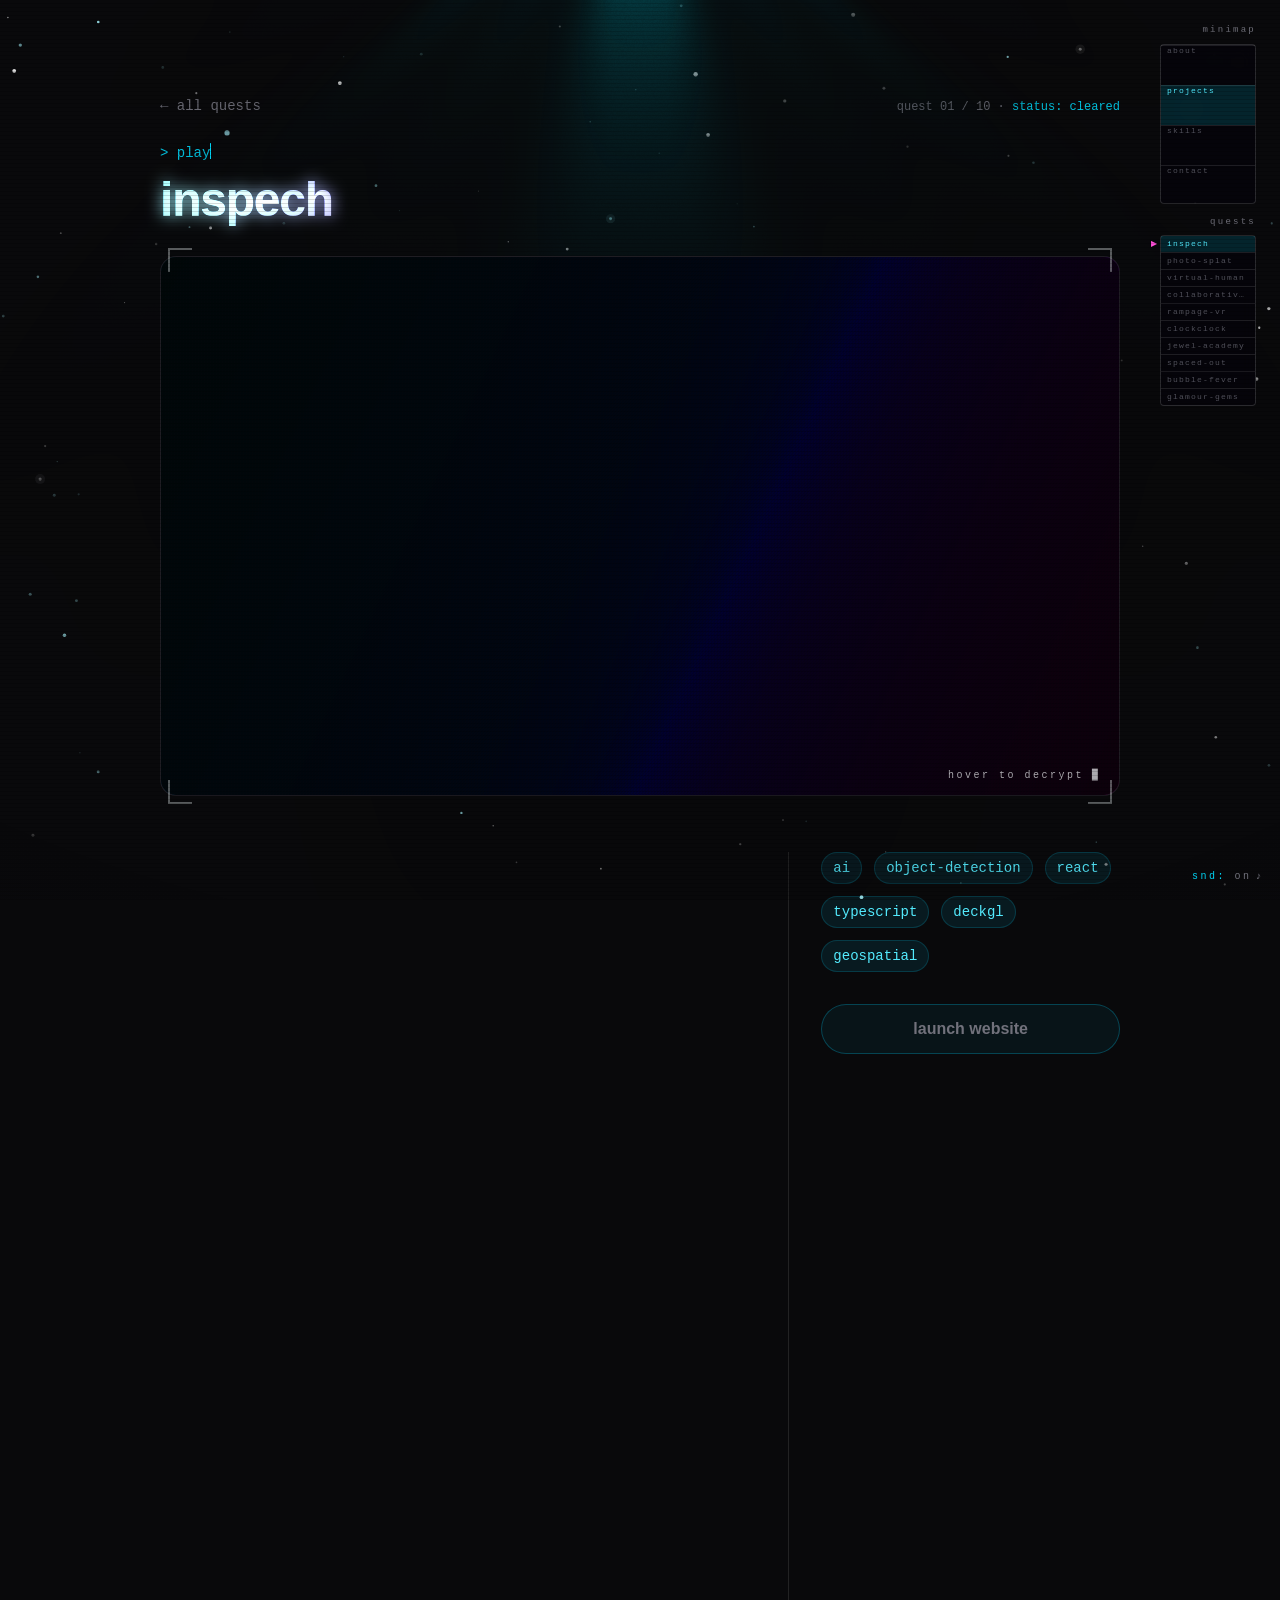
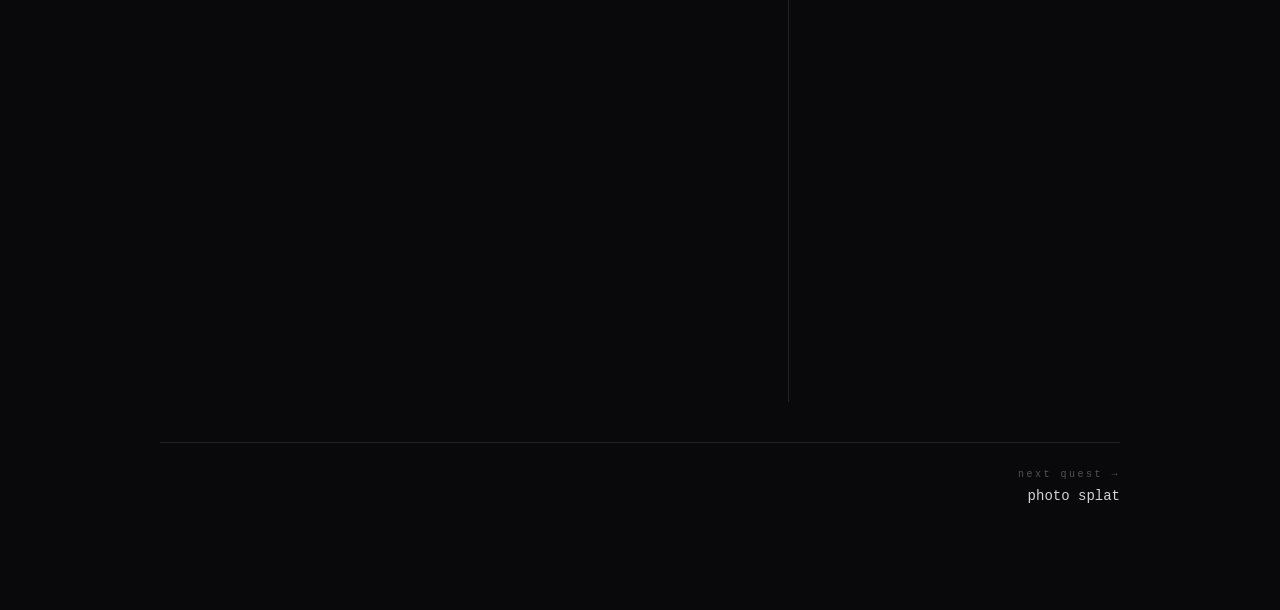
<file: projects/inspech/index.html>
<!DOCTYPE html><html lang="en" class="h-full antialiased dark"><head><!-- Global Metadata --><meta charset="utf-8"><meta name="viewport" content="width=device-width,initial-scale=1"><link rel="icon" type="image/png" href="/favicon.png"><meta name="generator" content="Astro v7.2.10"><!-- Canonical URL --><link rel="canonical" href="https://grogger.io/projects/inspech/"><!-- Primary Meta Tags --><title>grogger.io</title><meta name="title" content="grogger.io"><meta name="description" content="Reality is for those who lack imagination (or a VR headset)"><script>
      // boot gate: repeat visitors (and reduced-motion users) skip the boot overlay
      if (
        localStorage.getItem("grogger:booted") ||
        matchMedia("(prefers-reduced-motion: reduce)").matches
      ) {
        document.documentElement.classList.add("booted");
      }
    </script><link rel="stylesheet" href="/_astro/BaseLayout.CMyL7x97.css"><style>.light-rays-container{pointer-events:none;z-index:3;width:100%;height:100%;position:relative;overflow:hidden}
</style><style>.cga-group[data-astro-cid-nzicybpt]:hover .decrypt-hint[data-astro-cid-nzicybpt]{opacity:0;transition:opacity .25s}.quest-scroll[data-astro-cid-nzicybpt]{z-index:55;transform-origin:0;background:linear-gradient(90deg,#4df3ff,#ff4fd8);height:2px;animation:linear both quest-scroll scroll(root);position:fixed;top:0;left:0;right:0;transform:scaleX(0)}@keyframes quest-scroll{0%{transform:scaleX(0)}to{transform:scaleX(1)}}
</style></head><body class="w-full h-full bg-white dark:bg-base-950 transition-colors duration-150 dark:transition-color dark:duration-150 lowercase"><div class="fixed inset-0 pointer-events-none"><style>astro-island,astro-slot,astro-static-slot{display:contents}</style><script>(()=>{var e=async t=>{await(await t())()};(self.Astro||(self.Astro={})).only=e;window.dispatchEvent(new Event("astro:only"));})();</script><script>(()=>{var g=Object.defineProperty;var w=(a,s,c)=>s in a?g(a,s,{enumerable:!0,configurable:!0,writable:!0,value:c}):a[s]=c;var l=(a,s,c)=>w(a,typeof s!="symbol"?s+"":s,c);var E=new Set(["__proto__","constructor","prototype"]);{let a={0:t=>y(t),1:t=>c(t),2:t=>new RegExp(t),3:t=>new Date(t),4:t=>new Map(c(t)),5:t=>new Set(c(t)),6:t=>BigInt(t),7:t=>new URL(t),8:t=>new Uint8Array(t),9:t=>new Uint16Array(t),10:t=>new Uint32Array(t),11:t=>Number.POSITIVE_INFINITY*t},s=t=>{let[p,e]=t;return p in a?a[p](e):void 0},c=t=>t.map(s),y=t=>typeof t!="object"||t===null?t:Object.fromEntries(Object.entries(t).map(([p,e])=>[p,s(e)]));class f extends HTMLElement{constructor(){super(...arguments);l(this,"Component");l(this,"hydrator");l(this,"hydrate",async()=>{var b;if(!this.hydrator||!this.isConnected)return;let e=(b=this.parentElement)==null?void 0:b.closest("astro-island[ssr]");if(e){e.addEventListener("astro:hydrate",this.hydrate,{once:!0});return}let r=this.querySelectorAll("astro-slot"),n={},d=this.querySelectorAll("template[data-astro-template]");for(let o of d){let i=o.closest(this.tagName);i!=null&&i.isSameNode(this)&&(n[o.getAttribute("data-astro-template")||"default"]=o.innerHTML,o.remove())}for(let o of r){let i=o.closest(this.tagName);i!=null&&i.isSameNode(this)&&(n[o.getAttribute("name")||"default"]=o.innerHTML)}let u;try{u=this.hasAttribute("props")?y(JSON.parse(this.getAttribute("props"))):{}}catch(o){let i=this.getAttribute("component-url")||"<unknown>",v=this.getAttribute("component-export");throw v&&(i+=` (export ${v})`),console.error(`[hydrate] Error parsing props for component ${i}`,this.getAttribute("props"),o),o}let h;await this.hydrator(this)(this.Component,u,n,{client:this.getAttribute("client")}),this.removeAttribute("ssr"),this.dispatchEvent(new CustomEvent("astro:hydrate"))});l(this,"unmount",()=>{this.isConnected||this.dispatchEvent(new CustomEvent("astro:unmount"))})}disconnectedCallback(){document.removeEventListener("astro:after-swap",this.unmount),document.addEventListener("astro:after-swap",this.unmount,{once:!0})}connectedCallback(){if(!this.hasAttribute("await-children")||document.readyState==="interactive"||document.readyState==="complete")this.childrenConnectedCallback();else{let e=()=>{document.removeEventListener("DOMContentLoaded",e),r.disconnect(),this.childrenConnectedCallback()},r=new MutationObserver(()=>{var n;((n=this.lastChild)==null?void 0:n.nodeType)===Node.COMMENT_NODE&&this.lastChild.nodeValue==="astro:end"&&(this.lastChild.remove(),e())});r.observe(this,{childList:!0}),document.addEventListener("DOMContentLoaded",e)}}async childrenConnectedCallback(){let e=this.getAttribute("before-hydration-url");e&&await import(e),this.start()}getRetryImportUrl(e){let r=new URL(e,document.baseURI);return r.searchParams.set("astro-retry",Date.now().toString()),r.toString()}async importWithRetry(e){try{return await import(e)}catch(r){return await new Promise(n=>setTimeout(n,1e3)),import(this.getRetryImportUrl(e))}}handleHydrationError(e){let r=this.getAttribute("component-url"),n=new CustomEvent("astro:hydration-error",{cancelable:!0,bubbles:!0,composed:!0,detail:{error:e,componentUrl:r}});this.dispatchEvent(n)&&console.error(`[astro-island] Error hydrating ${r}`,e)}async start(){let e=JSON.parse(this.getAttribute("opts")),r=this.getAttribute("client");if(Astro[r]===void 0){window.addEventListener(`astro:${r}`,()=>this.start(),{once:!0});return}try{await Astro[r](async()=>{let n=this.getAttribute("renderer-url");try{let[d,{default:u}]=await Promise.all([this.importWithRetry(this.getAttribute("component-url")),n?this.importWithRetry(n):Promise.resolve({default:()=>()=>{}})]),h=this.getAttribute("component-export")||"default";if(h.includes(".")){this.Component=d;for(let m of h.split(".")){if(E.has(m)||!this.Component||typeof this.Component!="object"&&typeof this.Component!="function"||!Object.hasOwn(this.Component,m))throw new Error(`Invalid component export path: ${h}`);this.Component=this.Component[m]}}else{if(E.has(h))throw new Error(`Invalid component export path: ${h}`);this.Component=d[h]}return this.hydrator=u,this.hydrate}catch(d){return this.handleHydrationError(d),()=>{}}},e,this)}catch(n){this.handleHydrationError(n)}}attributeChangedCallback(){this.hydrate()}}l(f,"observedAttributes",["props"]),customElements.get("astro-island")||customElements.define("astro-island",f)}})();</script><astro-island uid="Z1KDXNl" component-url="/_astro/WaterParticles.BXiqLsca.js" component-export="default" renderer-url="/_astro/client.Be8vnfpa.js" props="{&quot;className&quot;:[0,&quot;absolute inset-0 size-full&quot;]}" ssr client="only" opts="{&quot;name&quot;:&quot;WaterParticles&quot;,&quot;value&quot;:&quot;react&quot;}"></astro-island><astro-island uid="Z2rWOn4" component-url="/_astro/LightRays.3VrjgNwl.js" component-export="default" renderer-url="/_astro/client.Be8vnfpa.js" props="{&quot;raysOrigin&quot;:[0,&quot;top-center&quot;],&quot;raysColor&quot;:[0,&quot;#00ffff&quot;],&quot;raysSpeed&quot;:[0,1.5],&quot;lightSpread&quot;:[0,0.8],&quot;rayLength&quot;:[0,1.2],&quot;followMouse&quot;:[0,true],&quot;mouseInfluence&quot;:[0,0.1],&quot;noiseAmount&quot;:[0,0.1],&quot;distortion&quot;:[0,0.05],&quot;className&quot;:[0,&quot;custom-rays&quot;]}" ssr client="only" opts="{&quot;name&quot;:&quot;LightRays&quot;,&quot;value&quot;:&quot;react&quot;}"></astro-island></div><script>(()=>{var e=async t=>{await(await t())()};(self.Astro||(self.Astro={})).load=e;window.dispatchEvent(new Event("astro:load"));})();</script><astro-island uid="i8Hcw" prefix="r2" component-url="/_astro/Navbar.D-ftQ5dM.js" component-export="default" renderer-url="/_astro/client.Be8vnfpa.js" props="{&quot;active&quot;:[0,&quot;projects&quot;]}" ssr client="load" opts="{&quot;name&quot;:&quot;Navbar&quot;,&quot;value&quot;:true}" await-children><div class="fixed bottom-6 right-0 z-40"><button type="button" aria-haspopup="dialog" aria-expanded="false" data-state="closed" class="group flex items-center rounded-full mr-4 bg-white/90 px-4 py-2 text-sm font-medium text-base-800 shadow-lg shadow-base-800/5 ring-1 ring-base-900/5 backdrop-blur dark:bg-white/5 dark:text-base-200 dark:ring-white/10 dark:hover:ring-white/20 pointer-events-auto md:hidden mt-10">menu<svg xmlns="http://www.w3.org/2000/svg" fill="none" viewBox="0 0 24 24" stroke-width="1.5" stroke="currentColor" class="ml-2 h-auto w-4 stroke-base-500 group-hover:stroke-base-700 dark:group-hover:stroke-base-400" aria-hidden="true"><path stroke-linecap="round" stroke-linejoin="round" d="m4.5 15.75 7.5-7.5 7.5 7.5"></path></svg><span class="sr-only">Open navigation</span></button></div><!--astro:end--></astro-island><astro-island uid="z5nXC" prefix="r3" component-url="/_astro/Minimap.B3h3MZQV.js" component-export="default" renderer-url="/_astro/client.Be8vnfpa.js" props="{&quot;overworld&quot;:[0,true],&quot;quests&quot;:[1,[[0,&quot;inspech&quot;],[0,&quot;photo-splat&quot;],[0,&quot;virtual-human&quot;],[0,&quot;collaborative-vr&quot;],[0,&quot;rampage-vr&quot;],[0,&quot;clockclock&quot;],[0,&quot;jewel-academy&quot;],[0,&quot;spaced-out&quot;],[0,&quot;bubble-fever&quot;],[0,&quot;glamour-gems&quot;]]],&quot;current&quot;:[0,&quot;inspech&quot;]}" ssr client="load" opts="{&quot;name&quot;:&quot;Minimap&quot;,&quot;value&quot;:true}" await-children><nav aria-label="minimap" class="fixed top-6 right-6 z-40 hidden lg:block select-none font-mono"><div class="mb-1.5 text-right text-[9px] tracking-[0.25em] text-base-500">minimap</div><div class="relative w-24 rounded-sm border border-white/15 bg-[#06040b]/80 backdrop-blur-sm" style="height:160px"><a href="/#about" aria-label="back to about" class="absolute inset-x-0 cursor-pointer border-t border-white/10 text-left transition-colors text-base-600 hover:bg-white/5 hover:text-base-400" style="top:0;height:40px"><span class="block truncate px-1.5 text-[8px] leading-[10px] tracking-[0.15em]">about</span></a><a href="/#projects" aria-label="back to projects" aria-current="location" class="absolute inset-x-0 cursor-pointer border-t border-white/10 text-left transition-colors bg-accent-400/15 text-accent-300" style="top:40px;height:40px"><span class="block truncate px-1.5 text-[8px] leading-[10px] tracking-[0.15em]">projects</span></a><a href="/#skills" aria-label="back to skills" class="absolute inset-x-0 cursor-pointer border-t border-white/10 text-left transition-colors text-base-600 hover:bg-white/5 hover:text-base-400" style="top:80px;height:40px"><span class="block truncate px-1.5 text-[8px] leading-[10px] tracking-[0.15em]">skills</span></a><a href="/#contact" aria-label="back to contact" class="absolute inset-x-0 cursor-pointer border-t border-white/10 text-left transition-colors text-base-600 hover:bg-white/5 hover:text-base-400" style="top:120px;height:40px"><span class="block truncate px-1.5 text-[8px] leading-[10px] tracking-[0.15em]">contact</span></a></div><div class="mt-3 mb-1.5 text-right text-[9px] tracking-[0.25em] text-base-500">quests</div><div class="w-24 rounded-sm border border-white/15 bg-[#06040b]/80 backdrop-blur-sm"><a href="/projects/inspech" aria-current="page" class="relative block border-t border-white/10 first:border-t-0 transition-colors bg-accent-400/15 text-accent-300"><span class="block truncate px-1.5 py-[3px] text-[8px] leading-[10px] tracking-[0.15em]">inspech</span><span class="blink pointer-events-none absolute -left-2.5 top-1/2 -mt-1 text-[8px] leading-none text-[#ff4fd8]" aria-hidden="true">▶</span></a><a href="/projects/photo-splat" class="relative block border-t border-white/10 first:border-t-0 transition-colors text-base-600 hover:bg-white/5 hover:text-base-400"><span class="block truncate px-1.5 py-[3px] text-[8px] leading-[10px] tracking-[0.15em]">photo-splat</span></a><a href="/projects/virtual-human" class="relative block border-t border-white/10 first:border-t-0 transition-colors text-base-600 hover:bg-white/5 hover:text-base-400"><span class="block truncate px-1.5 py-[3px] text-[8px] leading-[10px] tracking-[0.15em]">virtual-human</span></a><a href="/projects/collaborative-vr" class="relative block border-t border-white/10 first:border-t-0 transition-colors text-base-600 hover:bg-white/5 hover:text-base-400"><span class="block truncate px-1.5 py-[3px] text-[8px] leading-[10px] tracking-[0.15em]">collaborative-vr</span></a><a href="/projects/rampage-vr" class="relative block border-t border-white/10 first:border-t-0 transition-colors text-base-600 hover:bg-white/5 hover:text-base-400"><span class="block truncate px-1.5 py-[3px] text-[8px] leading-[10px] tracking-[0.15em]">rampage-vr</span></a><a href="/projects/clockclock" class="relative block border-t border-white/10 first:border-t-0 transition-colors text-base-600 hover:bg-white/5 hover:text-base-400"><span class="block truncate px-1.5 py-[3px] text-[8px] leading-[10px] tracking-[0.15em]">clockclock</span></a><a href="/projects/jewel-academy" class="relative block border-t border-white/10 first:border-t-0 transition-colors text-base-600 hover:bg-white/5 hover:text-base-400"><span class="block truncate px-1.5 py-[3px] text-[8px] leading-[10px] tracking-[0.15em]">jewel-academy</span></a><a href="/projects/spaced-out" class="relative block border-t border-white/10 first:border-t-0 transition-colors text-base-600 hover:bg-white/5 hover:text-base-400"><span class="block truncate px-1.5 py-[3px] text-[8px] leading-[10px] tracking-[0.15em]">spaced-out</span></a><a href="/projects/bubble-fever" class="relative block border-t border-white/10 first:border-t-0 transition-colors text-base-600 hover:bg-white/5 hover:text-base-400"><span class="block truncate px-1.5 py-[3px] text-[8px] leading-[10px] tracking-[0.15em]">bubble-fever</span></a><a href="/projects/glamour-gems" class="relative block border-t border-white/10 first:border-t-0 transition-colors text-base-600 hover:bg-white/5 hover:text-base-400"><span class="block truncate px-1.5 py-[3px] text-[8px] leading-[10px] tracking-[0.15em]">glamour-gems</span></a></div></nav><!--astro:end--></astro-island><div class="quest-scroll" aria-hidden="true" data-astro-cid-nzicybpt></div><div class="text-white" data-astro-cid-nzicybpt><div class="pt-6 sm:pt-24" data-astro-cid-nzicybpt><div class="mx-auto w-full max-w-2xl px-4 pb-8 sm:px-6 md:max-w-5xl md:px-8" data-astro-cid-nzicybpt><div class="flex items-baseline justify-between font-mono" data-astro-cid-nzicybpt><a href="/#projects" class="text-sm text-base-500 hover:text-accent-300 transition-colors" data-astro-cid-nzicybpt>&larr; all quests</a><span class="text-xs text-base-500" data-astro-cid-nzicybpt>quest 01 / 10 · <span class="text-accent-400" data-astro-cid-nzicybpt>status: cleared</span></span></div><div class="mt-6" data-astro-cid-nzicybpt><astro-island uid="Z1AQj5m" prefix="r10" component-url="/_astro/SectionHeader.YcySS4fD.js" component-export="default" renderer-url="/_astro/client.Be8vnfpa.js" props="{&quot;prompt&quot;:[0,&quot;&gt; player.quests/inspech&quot;],&quot;title&quot;:[0,&quot;Inspech&quot;],&quot;data-astro-cid-nzicybpt&quot;:[0,true]}" ssr client="load" opts="{&quot;name&quot;:&quot;SectionHeader&quot;,&quot;value&quot;:true}" await-children><span data-slot="typing-text" class="font-mono text-sm text-accent-400"><span></span><span data-slot="typing-text-cursor" style="display:inline-block;height:16px;transform:translateY(2px);width:1px;background-color:currentColor"></span></span><h1 class="mt-3 text-4xl font-bold tracking-tight sm:text-5xl"><span data-slot="gradient-text" style="position:relative;display:inline-block"><span style="background-image:linear-gradient(90deg, var(--color-accent-400) 0%, var(--color-accent-200) 25%, #a855f7 50%, var(--color-accent-200) 75%, var(--color-accent-400) 100%);margin:0;color:transparent;background-clip:text;background-size:700% 100%;background-position:0% 0%">Inspech</span><span style="position:absolute;top:0;left:0;mix-blend-mode:plus-lighter;filter:blur(8px);background-image:linear-gradient(90deg, var(--color-accent-400) 0%, var(--color-accent-200) 25%, #a855f7 50%, var(--color-accent-200) 75%, var(--color-accent-400) 100%);margin:0;color:transparent;background-clip:text;background-size:700% 100%;background-position:0% 0%">Inspech</span></span></h1><!--astro:end--></astro-island></div></div><!-- Encrypted hero --><script>(()=>{var a=(s,i,o)=>{let r=async()=>{await(await s())()},t=typeof i.value=="object"?i.value:void 0,c={rootMargin:t==null?void 0:t.rootMargin},n=new IntersectionObserver(e=>{for(let l of e)if(l.isIntersecting){n.disconnect(),r();break}},c);for(let e of o.children)n.observe(e)};(self.Astro||(self.Astro={})).visible=a;window.dispatchEvent(new Event("astro:visible"));})();</script><astro-island uid="Z1jSCjO" prefix="r12" component-url="/_astro/effect.uJCk-OrY.js" component-export="Effect" renderer-url="/_astro/client.Be8vnfpa.js" props="{&quot;fade&quot;:[0,true],&quot;slide&quot;:[0,{&quot;offset&quot;:[0,40]}],&quot;blur&quot;:[0,{&quot;initialBlur&quot;:[0,6]}],&quot;inView&quot;:[0,true],&quot;inViewOnce&quot;:[0,true],&quot;data-astro-cid-nzicybpt&quot;:[0,true]}" ssr client="visible" opts="{&quot;name&quot;:&quot;Effect&quot;,&quot;value&quot;:true}" await-children><div data-astro-cid-nzicybpt="true" style="opacity:0;filter:blur(6px);transform:translateY(40px)"><astro-slot><div class="mx-auto w-full max-w-2xl px-4 sm:px-6 md:max-w-5xl md:px-8 mb-2" data-astro-cid-nzicybpt><div class="cga-group relative" data-astro-cid-nzicybpt><div class="cga-frame rounded-2xl border border-white/10" style="aspect-ratio: 1.7777777777777777; max-height: 70vh; margin-inline: auto;" data-astro-cid-nzicybpt><video class="cga-media absolute inset-0 h-full w-full object-cover" autoplay muted loop playsinline preload="metadata" data-astro-cid-nzicybpt><source src="/_astro/video-thumbnail.O_sBLjAr.mp4" type="video/mp4" data-astro-cid-nzicybpt></video><div class="cga-duo" data-astro-cid-nzicybpt></div><div class="cga-dither" data-astro-cid-nzicybpt></div><div class="cga-scan" data-astro-cid-nzicybpt></div><div class="decrypt-hint absolute bottom-3 right-4 z-10 font-mono text-[10px] tracking-[0.25em] text-base-300/80" data-astro-cid-nzicybpt>hover to decrypt ▊</div></div><div class="bracket border-t-2 border-l-2 -top-2 left-2" data-astro-cid-nzicybpt></div><div class="bracket border-t-2 border-r-2 -top-2 right-2" data-astro-cid-nzicybpt></div><div class="bracket border-b-2 border-l-2 -bottom-2 left-2" data-astro-cid-nzicybpt></div><div class="bracket border-b-2 border-r-2 -bottom-2 right-2" data-astro-cid-nzicybpt></div></div></div></astro-slot></div><!--astro:end--></astro-island><!-- Image gallery --><!-- Product info --><div class="mx-auto max-w-2xl px-4 pb-0 pt-10 sm:px-6 md:grid md:max-w-5xl md:grid-cols-3 md:gap-x-8 md:px-8 md:pt-12" data-astro-cid-nzicybpt><div class="py-2 md:col-span-2 md:border-r md:border-white/10 md:pb-16 md:pr-8" data-astro-cid-nzicybpt><astro-island uid="Z1Wj4IL" prefix="r13" component-url="/_astro/effect.uJCk-OrY.js" component-export="Effect" renderer-url="/_astro/client.Be8vnfpa.js" props="{&quot;fade&quot;:[0,true],&quot;slide&quot;:[0,{&quot;offset&quot;:[0,32]}],&quot;blur&quot;:[0,{&quot;initialBlur&quot;:[0,6]}],&quot;inView&quot;:[0,true],&quot;inViewOnce&quot;:[0,true],&quot;data-astro-cid-nzicybpt&quot;:[0,true]}" ssr client="visible" opts="{&quot;name&quot;:&quot;Effect&quot;,&quot;value&quot;:true}" await-children><div data-astro-cid-nzicybpt="true" style="opacity:0;filter:blur(6px);transform:translateY(32px)"><astro-slot><div class="prose prose-img:rounded-xl dark:prose-invert max-w-full prose-inline-code:bg-base-100 dark:prose-inline-code:bg-base-800 prose-inline-code:p-1 prose-inline-code:rounded-md prose-zinc prose-cyan prose-h2:font-mono prose-h2:text-sm prose-h2:font-semibold prose-h2:tracking-[0.2em] prose-h2:text-accent-400 prose-h2:before:content-['>_']" data-astro-cid-nzicybpt="true"><div class="not-prose my-8 overflow-hidden rounded-2xl border border-white/10 bg-base-900/60 backdrop-blur"><div class="flex items-center justify-between border-b border-white/10 px-5 py-3 font-mono text-xs tracking-[0.2em] text-accent-400"><span>&gt; quest.info<span class="blink">▊</span></span><span class="flex gap-1.5" aria-hidden="true"><span class="size-2 rounded-full bg-accent-400/70"></span><span class="size-2 rounded-full bg-[#ff4fd8]/70"></span><span class="size-2 rounded-full bg-white/20"></span></span></div><dl class="grid gap-x-8 gap-y-2.5 px-5 py-4 sm:grid-cols-[auto_1fr]"><dt class="font-mono text-sm text-accent-300">type</dt><dd class="mb-2 text-sm leading-6 text-base-200 sm:mb-0">AI-assisted road inspection platform</dd><dt class="font-mono text-sm text-accent-300">role</dt><dd class="mb-2 text-sm leading-6 text-base-200 sm:mb-0">ML lead (previously frontend chapter lead)</dd><dt class="font-mono text-sm text-accent-300">period</dt><dd class="mb-2 text-sm leading-6 text-base-200 sm:mb-0">2022 – present</dd><dt class="font-mono text-sm text-accent-300">technologies</dt><dd class="mb-2 text-sm leading-6 text-base-200 sm:mb-0">react, typescript, deckgl, ai object detection</dd><dt class="font-mono text-sm text-accent-300">site</dt><dd class="mb-2 text-sm leading-6 text-base-200 sm:mb-0">inspech.com</dd></dl></div><h2 id="briefing">briefing</h2><p><a href="https://inspech.com/">Inspech</a> helps pavement experts see what matters most: road video is scanned by computer-vision models that detect cracks, potholes, raveling and other road distresses, and every finding lands in a digital twin of the road network where inspectors review, validate and report.</p><p>I started as frontend chapter lead, guiding the React/TypeScript geospatial platform — the inspection review tooling and the digital twin experience — and the people building it. Later I moved to ML chapter lead, where I now drive the distress detection models and the evaluation pipeline that keeps them honest.</p><p>Having been on both sides is what makes it fun: the models are only as good as the workflow that lets inspectors interpret them, and the frontend is only as good as the predictions it puts on screen.</p><h2 id="the-promo">the promo</h2><iframe src="https://www.youtube-nocookie.com/embed/65HDF8Xl5aM" class="w-full aspect-video rounded-xl" title="Inspech — AI-assisted road inspections" frameborder="0" allow="accelerometer; autoplay; clipboard-write; encrypted-media; gyroscope; picture-in-picture; web-share" allowfullscreen></iframe></div></astro-slot></div><!--astro:end--></astro-island></div><!-- Options --><div class="mt-8 md:mt-0" data-astro-cid-nzicybpt><div class="flex flex-wrap gap-3" data-astro-cid-nzicybpt><span class="inline-flex items-center rounded-full px-3 py-1.5 font-mono text-sm font-medium bg-accent-500/10 text-accent-300 ring-1 fill-accent-400 transition-colors select-none ring-inset ring-accent-500/20">ai</span><span class="inline-flex items-center rounded-full px-3 py-1.5 font-mono text-sm font-medium bg-accent-500/10 text-accent-300 ring-1 fill-accent-400 transition-colors select-none ring-inset ring-accent-500/20">object-detection</span><span class="inline-flex items-center rounded-full px-3 py-1.5 font-mono text-sm font-medium bg-accent-500/10 text-accent-300 ring-1 fill-accent-400 transition-colors select-none ring-inset ring-accent-500/20">react</span><span class="inline-flex items-center rounded-full px-3 py-1.5 font-mono text-sm font-medium bg-accent-500/10 text-accent-300 ring-1 fill-accent-400 transition-colors select-none ring-inset ring-accent-500/20">typescript</span><span class="inline-flex items-center rounded-full px-3 py-1.5 font-mono text-sm font-medium bg-accent-500/10 text-accent-300 ring-1 fill-accent-400 transition-colors select-none ring-inset ring-accent-500/20">deckgl</span><span class="inline-flex items-center rounded-full px-3 py-1.5 font-mono text-sm font-medium bg-accent-500/10 text-accent-300 ring-1 fill-accent-400 transition-colors select-none ring-inset ring-accent-500/20">geospatial</span></div><div class="mt-8 flex flex-col gap-4" data-astro-cid-nzicybpt><a href="https://inspech.com/" target="_blank" class="flex w-full items-center justify-center rounded-full text-accent-300 bg-accent-700/10 px-8 py-3 text-base font-bold border border-accent-500/30 hover:bg-accent-700/20 transition-colors duration-200">launch website</a></div></div></div><!-- Quest progression --><nav class="mx-auto max-w-2xl px-4 sm:px-6 md:max-w-5xl md:px-8 pb-24 pt-10" aria-label="quest navigation" data-astro-cid-nzicybpt><div class="flex items-start justify-between gap-6 border-t border-white/10 pt-6 font-mono" data-astro-cid-nzicybpt><span data-astro-cid-nzicybpt></span><a href="/projects/photo-splat" class="group min-w-0 text-right" data-astro-cid-nzicybpt><span class="block text-[10px] tracking-[0.25em] text-base-600" data-astro-cid-nzicybpt>next quest &rarr;</span><span class="glitch-hover mt-1 inline-block truncate text-sm lowercase text-base-300 transition-colors group-hover:text-accent-300" data-astro-cid-nzicybpt>Photo Splat</span></a></div></nav></div></div><astro-island uid="Z10PjJx" prefix="r6" component-url="/_astro/Terminal.B-L5xOk-.js" component-export="default" renderer-url="/_astro/client.Be8vnfpa.js" props="{&quot;projects&quot;:[1,[[0,{&quot;slug&quot;:[0,&quot;inspech&quot;],&quot;name&quot;:[0,&quot;Inspech&quot;]}],[0,{&quot;slug&quot;:[0,&quot;photo-splat&quot;],&quot;name&quot;:[0,&quot;Photo Splat&quot;]}],[0,{&quot;slug&quot;:[0,&quot;virtual-human&quot;],&quot;name&quot;:[0,&quot;Virtual Human&quot;]}],[0,{&quot;slug&quot;:[0,&quot;collaborative-vr&quot;],&quot;name&quot;:[0,&quot;Collaborative VR&quot;]}],[0,{&quot;slug&quot;:[0,&quot;rampage-vr&quot;],&quot;name&quot;:[0,&quot;Rampage VR&quot;]}],[0,{&quot;slug&quot;:[0,&quot;clockclock&quot;],&quot;name&quot;:[0,&quot;ClockClock&quot;]}],[0,{&quot;slug&quot;:[0,&quot;jewel-academy&quot;],&quot;name&quot;:[0,&quot;Jewel Academy&quot;]}],[0,{&quot;slug&quot;:[0,&quot;spaced-out&quot;],&quot;name&quot;:[0,&quot;Spaced Out&quot;]}],[0,{&quot;slug&quot;:[0,&quot;bubble-fever&quot;],&quot;name&quot;:[0,&quot;Bubble Fever&quot;]}],[0,{&quot;slug&quot;:[0,&quot;glamour-gems&quot;],&quot;name&quot;:[0,&quot;Glamour Gems&quot;]}]]]}" ssr client="load" opts="{&quot;name&quot;:&quot;Terminal&quot;,&quot;value&quot;:true}"></astro-island><astro-island uid="18WqXb" prefix="r7" component-url="/_astro/SoundFX.DfhxGu-E.js" component-export="default" renderer-url="/_astro/client.Be8vnfpa.js" props="{}" ssr client="load" opts="{&quot;name&quot;:&quot;SoundFX&quot;,&quot;value&quot;:true}" await-children><button type="button" aria-label="mute sound effects" aria-pressed="true" class="fixed bottom-4 right-4 z-80 font-mono text-[10px] tracking-[0.25em] text-base-500 transition-colors hover:text-accent-300"><span class="text-accent-400">snd:</span> <!-- -->on<span class="ml-1">♪</span></button><!--astro:end--></astro-island><div class="crt" aria-hidden="true"></div><div id="boot" class="fixed inset-0 z-100 flex items-center justify-center bg-black" aria-hidden="true"><pre id="boot-log" class="px-6 font-mono text-xs leading-7 text-accent-300 sm:text-sm"></pre></div><script>(function(){const base = "/";

      // boot sequence (first visit only; any key/click skips)
      (() => {
        const boot = document.getElementById("boot");
        if (!boot) return;
        if (document.documentElement.classList.contains("booted")) {
          boot.remove();
          return;
        }
        const log = document.getElementById("boot-log");
        const LINES = [
          "grogger bios v3.0",
          "memory check ......... 640k ok",
          "mounting /dev/world ... ok",
          "loading player ........ ok",
          "starting session_",
        ];
        let i = 0;
        let finished = false;
        const done = () => {
          if (finished) return;
          finished = true;
          clearInterval(t);
          localStorage.setItem("grogger:booted", "1");
          boot.style.transition = "opacity 0.3s ease";
          boot.style.opacity = "0";
          setTimeout(() => boot.remove(), 320);
        };
        const t = setInterval(() => {
          log.textContent += LINES[i] + "\n";
          if (++i >= LINES.length) setTimeout(done, 500);
        }, 260);
        addEventListener("keydown", done, { once: true });
        addEventListener("pointerdown", done, { once: true });
      })();

      // konami code → glitch storm + warp gate to the frogger minigame
      (() => {
        const SEQ = [
          "ArrowUp", "ArrowUp", "ArrowDown", "ArrowDown",
          "ArrowLeft", "ArrowRight", "ArrowLeft", "ArrowRight",
          "b", "a",
        ];
        let i = 0;
        addEventListener("keydown", (e) => {
          const t = e.target;
          if (t && (t.tagName === "INPUT" || t.tagName === "TEXTAREA" || t.isContentEditable)) return;
          i = e.key === SEQ[i] ? i + 1 : e.key === SEQ[0] ? 1 : 0;
          if (i < SEQ.length) return;
          i = 0;
          dispatchEvent(new CustomEvent("grogger:sfx", { detail: "konami" }));
          const html = document.documentElement;
          html.classList.add("konami-storm");
          setTimeout(() => html.classList.remove("konami-storm"), 1600);
          if (document.getElementById("warp-toast")) return;
          const toast = document.createElement("div");
          toast.id = "warp-toast";
          toast.innerHTML =
            `cheat code accepted — <a href="${base}404">enter the warp gate →</a>`;
          document.body.appendChild(toast);
          setTimeout(() => toast.remove(), 8000);
        });
      })();

      console.log(
        "%c" +
          "  @..@\n" +
          " (----)\n" +
          "( >__< )\n" +
          "^^ ~~ ^^\n" +
          "\n" +
          "> you found the debug room.\n",
        "color: #4df3ff; font-family: monospace; font-size: 14px; line-height: 1.2;",
      );
      console.log(
        "%cmost visitors never open this panel. you did. let's talk.\n" +
          "%c> player.connect --via github   %chttps://github.com/unnoon/\n" +
          "%c> psst: press ` to open the terminal. ↑↑↓↓←→←→ba does something too.",
        "color: #ff4fd8; font-family: monospace;",
        "color: #71717a; font-family: monospace;",
        "color: #4df3ff; font-family: monospace;",
        "color: #71717a; font-family: monospace;",
      );
    })();</script></body></html>
</file>
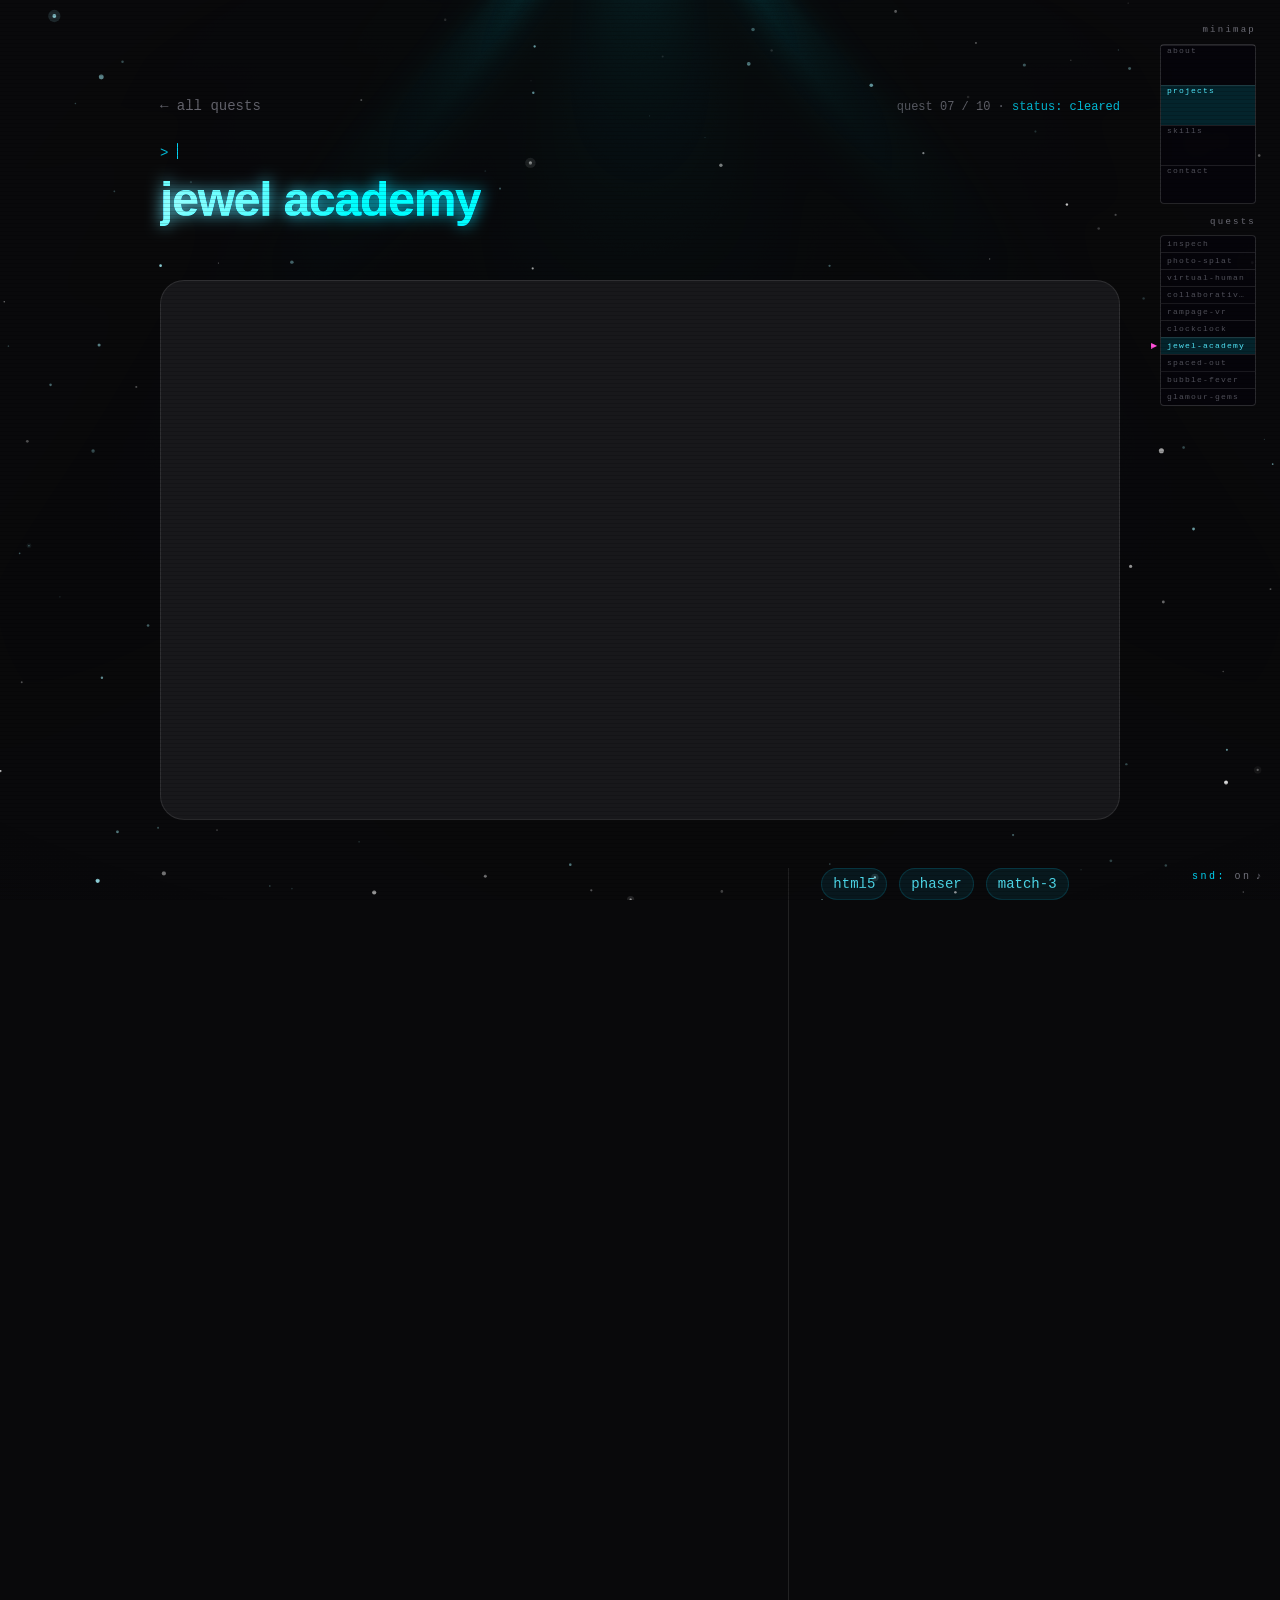
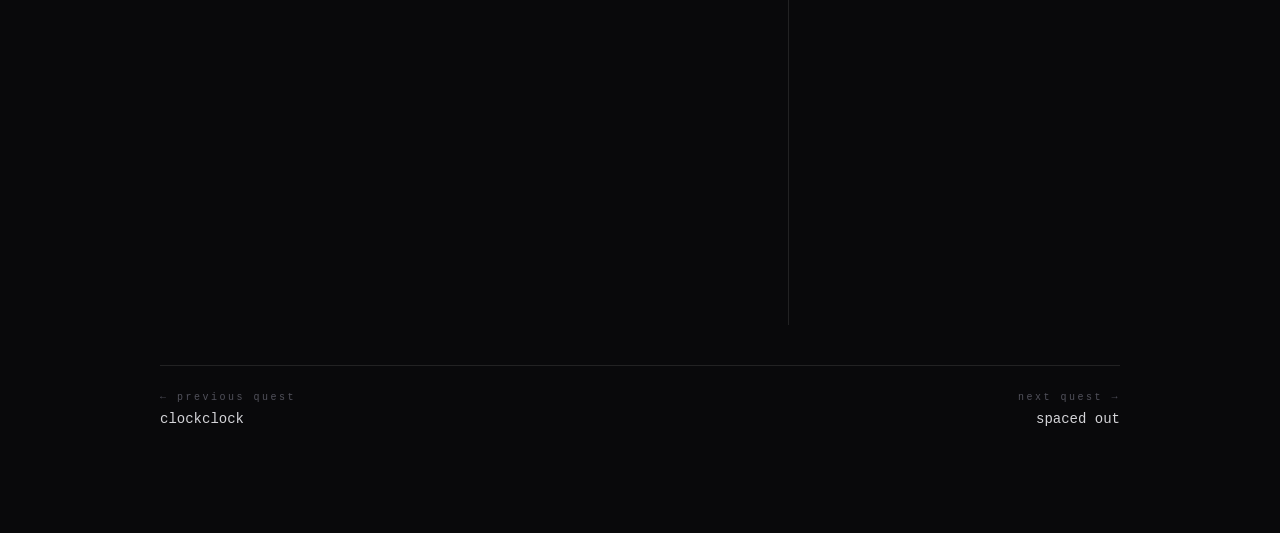
<file: projects/jewel-academy/index.html>
<!DOCTYPE html><html lang="en" class="h-full antialiased dark"><head><!-- Global Metadata --><meta charset="utf-8"><meta name="viewport" content="width=device-width,initial-scale=1"><link rel="icon" type="image/png" href="/favicon.png"><meta name="generator" content="Astro v7.2.10"><!-- Canonical URL --><link rel="canonical" href="https://grogger.io/projects/jewel-academy/"><!-- Primary Meta Tags --><title>grogger.io</title><meta name="title" content="grogger.io"><meta name="description" content="Reality is for those who lack imagination (or a VR headset)"><script>
      // boot gate: repeat visitors (and reduced-motion users) skip the boot overlay
      if (
        localStorage.getItem("grogger:booted") ||
        matchMedia("(prefers-reduced-motion: reduce)").matches
      ) {
        document.documentElement.classList.add("booted");
      }
    </script><link rel="stylesheet" href="/_astro/BaseLayout.CMyL7x97.css"><style>.light-rays-container{pointer-events:none;z-index:3;width:100%;height:100%;position:relative;overflow:hidden}
</style><style>.cga-group[data-astro-cid-nzicybpt]:hover .decrypt-hint[data-astro-cid-nzicybpt]{opacity:0;transition:opacity .25s}.quest-scroll[data-astro-cid-nzicybpt]{z-index:55;transform-origin:0;background:linear-gradient(90deg,#4df3ff,#ff4fd8);height:2px;animation:linear both quest-scroll scroll(root);position:fixed;top:0;left:0;right:0;transform:scaleX(0)}@keyframes quest-scroll{0%{transform:scaleX(0)}to{transform:scaleX(1)}}
</style></head><body class="w-full h-full bg-white dark:bg-base-950 transition-colors duration-150 dark:transition-color dark:duration-150 lowercase"><div class="fixed inset-0 pointer-events-none"><style>astro-island,astro-slot,astro-static-slot{display:contents}</style><script>(()=>{var e=async t=>{await(await t())()};(self.Astro||(self.Astro={})).only=e;window.dispatchEvent(new Event("astro:only"));})();</script><script>(()=>{var g=Object.defineProperty;var w=(a,s,c)=>s in a?g(a,s,{enumerable:!0,configurable:!0,writable:!0,value:c}):a[s]=c;var l=(a,s,c)=>w(a,typeof s!="symbol"?s+"":s,c);var E=new Set(["__proto__","constructor","prototype"]);{let a={0:t=>y(t),1:t=>c(t),2:t=>new RegExp(t),3:t=>new Date(t),4:t=>new Map(c(t)),5:t=>new Set(c(t)),6:t=>BigInt(t),7:t=>new URL(t),8:t=>new Uint8Array(t),9:t=>new Uint16Array(t),10:t=>new Uint32Array(t),11:t=>Number.POSITIVE_INFINITY*t},s=t=>{let[p,e]=t;return p in a?a[p](e):void 0},c=t=>t.map(s),y=t=>typeof t!="object"||t===null?t:Object.fromEntries(Object.entries(t).map(([p,e])=>[p,s(e)]));class f extends HTMLElement{constructor(){super(...arguments);l(this,"Component");l(this,"hydrator");l(this,"hydrate",async()=>{var b;if(!this.hydrator||!this.isConnected)return;let e=(b=this.parentElement)==null?void 0:b.closest("astro-island[ssr]");if(e){e.addEventListener("astro:hydrate",this.hydrate,{once:!0});return}let r=this.querySelectorAll("astro-slot"),n={},d=this.querySelectorAll("template[data-astro-template]");for(let o of d){let i=o.closest(this.tagName);i!=null&&i.isSameNode(this)&&(n[o.getAttribute("data-astro-template")||"default"]=o.innerHTML,o.remove())}for(let o of r){let i=o.closest(this.tagName);i!=null&&i.isSameNode(this)&&(n[o.getAttribute("name")||"default"]=o.innerHTML)}let u;try{u=this.hasAttribute("props")?y(JSON.parse(this.getAttribute("props"))):{}}catch(o){let i=this.getAttribute("component-url")||"<unknown>",v=this.getAttribute("component-export");throw v&&(i+=` (export ${v})`),console.error(`[hydrate] Error parsing props for component ${i}`,this.getAttribute("props"),o),o}let h;await this.hydrator(this)(this.Component,u,n,{client:this.getAttribute("client")}),this.removeAttribute("ssr"),this.dispatchEvent(new CustomEvent("astro:hydrate"))});l(this,"unmount",()=>{this.isConnected||this.dispatchEvent(new CustomEvent("astro:unmount"))})}disconnectedCallback(){document.removeEventListener("astro:after-swap",this.unmount),document.addEventListener("astro:after-swap",this.unmount,{once:!0})}connectedCallback(){if(!this.hasAttribute("await-children")||document.readyState==="interactive"||document.readyState==="complete")this.childrenConnectedCallback();else{let e=()=>{document.removeEventListener("DOMContentLoaded",e),r.disconnect(),this.childrenConnectedCallback()},r=new MutationObserver(()=>{var n;((n=this.lastChild)==null?void 0:n.nodeType)===Node.COMMENT_NODE&&this.lastChild.nodeValue==="astro:end"&&(this.lastChild.remove(),e())});r.observe(this,{childList:!0}),document.addEventListener("DOMContentLoaded",e)}}async childrenConnectedCallback(){let e=this.getAttribute("before-hydration-url");e&&await import(e),this.start()}getRetryImportUrl(e){let r=new URL(e,document.baseURI);return r.searchParams.set("astro-retry",Date.now().toString()),r.toString()}async importWithRetry(e){try{return await import(e)}catch(r){return await new Promise(n=>setTimeout(n,1e3)),import(this.getRetryImportUrl(e))}}handleHydrationError(e){let r=this.getAttribute("component-url"),n=new CustomEvent("astro:hydration-error",{cancelable:!0,bubbles:!0,composed:!0,detail:{error:e,componentUrl:r}});this.dispatchEvent(n)&&console.error(`[astro-island] Error hydrating ${r}`,e)}async start(){let e=JSON.parse(this.getAttribute("opts")),r=this.getAttribute("client");if(Astro[r]===void 0){window.addEventListener(`astro:${r}`,()=>this.start(),{once:!0});return}try{await Astro[r](async()=>{let n=this.getAttribute("renderer-url");try{let[d,{default:u}]=await Promise.all([this.importWithRetry(this.getAttribute("component-url")),n?this.importWithRetry(n):Promise.resolve({default:()=>()=>{}})]),h=this.getAttribute("component-export")||"default";if(h.includes(".")){this.Component=d;for(let m of h.split(".")){if(E.has(m)||!this.Component||typeof this.Component!="object"&&typeof this.Component!="function"||!Object.hasOwn(this.Component,m))throw new Error(`Invalid component export path: ${h}`);this.Component=this.Component[m]}}else{if(E.has(h))throw new Error(`Invalid component export path: ${h}`);this.Component=d[h]}return this.hydrator=u,this.hydrate}catch(d){return this.handleHydrationError(d),()=>{}}},e,this)}catch(n){this.handleHydrationError(n)}}attributeChangedCallback(){this.hydrate()}}l(f,"observedAttributes",["props"]),customElements.get("astro-island")||customElements.define("astro-island",f)}})();</script><astro-island uid="Z1KDXNl" component-url="/_astro/WaterParticles.BXiqLsca.js" component-export="default" renderer-url="/_astro/client.Be8vnfpa.js" props="{&quot;className&quot;:[0,&quot;absolute inset-0 size-full&quot;]}" ssr client="only" opts="{&quot;name&quot;:&quot;WaterParticles&quot;,&quot;value&quot;:&quot;react&quot;}"></astro-island><astro-island uid="Z2rWOn4" component-url="/_astro/LightRays.3VrjgNwl.js" component-export="default" renderer-url="/_astro/client.Be8vnfpa.js" props="{&quot;raysOrigin&quot;:[0,&quot;top-center&quot;],&quot;raysColor&quot;:[0,&quot;#00ffff&quot;],&quot;raysSpeed&quot;:[0,1.5],&quot;lightSpread&quot;:[0,0.8],&quot;rayLength&quot;:[0,1.2],&quot;followMouse&quot;:[0,true],&quot;mouseInfluence&quot;:[0,0.1],&quot;noiseAmount&quot;:[0,0.1],&quot;distortion&quot;:[0,0.05],&quot;className&quot;:[0,&quot;custom-rays&quot;]}" ssr client="only" opts="{&quot;name&quot;:&quot;LightRays&quot;,&quot;value&quot;:&quot;react&quot;}"></astro-island></div><script>(()=>{var e=async t=>{await(await t())()};(self.Astro||(self.Astro={})).load=e;window.dispatchEvent(new Event("astro:load"));})();</script><astro-island uid="i8Hcw" prefix="r2" component-url="/_astro/Navbar.D-ftQ5dM.js" component-export="default" renderer-url="/_astro/client.Be8vnfpa.js" props="{&quot;active&quot;:[0,&quot;projects&quot;]}" ssr client="load" opts="{&quot;name&quot;:&quot;Navbar&quot;,&quot;value&quot;:true}" await-children><div class="fixed bottom-6 right-0 z-40"><button type="button" aria-haspopup="dialog" aria-expanded="false" data-state="closed" class="group flex items-center rounded-full mr-4 bg-white/90 px-4 py-2 text-sm font-medium text-base-800 shadow-lg shadow-base-800/5 ring-1 ring-base-900/5 backdrop-blur dark:bg-white/5 dark:text-base-200 dark:ring-white/10 dark:hover:ring-white/20 pointer-events-auto md:hidden mt-10">menu<svg xmlns="http://www.w3.org/2000/svg" fill="none" viewBox="0 0 24 24" stroke-width="1.5" stroke="currentColor" class="ml-2 h-auto w-4 stroke-base-500 group-hover:stroke-base-700 dark:group-hover:stroke-base-400" aria-hidden="true"><path stroke-linecap="round" stroke-linejoin="round" d="m4.5 15.75 7.5-7.5 7.5 7.5"></path></svg><span class="sr-only">Open navigation</span></button></div><!--astro:end--></astro-island><astro-island uid="ZJz7mF" prefix="r3" component-url="/_astro/Minimap.B3h3MZQV.js" component-export="default" renderer-url="/_astro/client.Be8vnfpa.js" props="{&quot;overworld&quot;:[0,true],&quot;quests&quot;:[1,[[0,&quot;inspech&quot;],[0,&quot;photo-splat&quot;],[0,&quot;virtual-human&quot;],[0,&quot;collaborative-vr&quot;],[0,&quot;rampage-vr&quot;],[0,&quot;clockclock&quot;],[0,&quot;jewel-academy&quot;],[0,&quot;spaced-out&quot;],[0,&quot;bubble-fever&quot;],[0,&quot;glamour-gems&quot;]]],&quot;current&quot;:[0,&quot;jewel-academy&quot;]}" ssr client="load" opts="{&quot;name&quot;:&quot;Minimap&quot;,&quot;value&quot;:true}" await-children><nav aria-label="minimap" class="fixed top-6 right-6 z-40 hidden lg:block select-none font-mono"><div class="mb-1.5 text-right text-[9px] tracking-[0.25em] text-base-500">minimap</div><div class="relative w-24 rounded-sm border border-white/15 bg-[#06040b]/80 backdrop-blur-sm" style="height:160px"><a href="/#about" aria-label="back to about" class="absolute inset-x-0 cursor-pointer border-t border-white/10 text-left transition-colors text-base-600 hover:bg-white/5 hover:text-base-400" style="top:0;height:40px"><span class="block truncate px-1.5 text-[8px] leading-[10px] tracking-[0.15em]">about</span></a><a href="/#projects" aria-label="back to projects" aria-current="location" class="absolute inset-x-0 cursor-pointer border-t border-white/10 text-left transition-colors bg-accent-400/15 text-accent-300" style="top:40px;height:40px"><span class="block truncate px-1.5 text-[8px] leading-[10px] tracking-[0.15em]">projects</span></a><a href="/#skills" aria-label="back to skills" class="absolute inset-x-0 cursor-pointer border-t border-white/10 text-left transition-colors text-base-600 hover:bg-white/5 hover:text-base-400" style="top:80px;height:40px"><span class="block truncate px-1.5 text-[8px] leading-[10px] tracking-[0.15em]">skills</span></a><a href="/#contact" aria-label="back to contact" class="absolute inset-x-0 cursor-pointer border-t border-white/10 text-left transition-colors text-base-600 hover:bg-white/5 hover:text-base-400" style="top:120px;height:40px"><span class="block truncate px-1.5 text-[8px] leading-[10px] tracking-[0.15em]">contact</span></a></div><div class="mt-3 mb-1.5 text-right text-[9px] tracking-[0.25em] text-base-500">quests</div><div class="w-24 rounded-sm border border-white/15 bg-[#06040b]/80 backdrop-blur-sm"><a href="/projects/inspech" class="relative block border-t border-white/10 first:border-t-0 transition-colors text-base-600 hover:bg-white/5 hover:text-base-400"><span class="block truncate px-1.5 py-[3px] text-[8px] leading-[10px] tracking-[0.15em]">inspech</span></a><a href="/projects/photo-splat" class="relative block border-t border-white/10 first:border-t-0 transition-colors text-base-600 hover:bg-white/5 hover:text-base-400"><span class="block truncate px-1.5 py-[3px] text-[8px] leading-[10px] tracking-[0.15em]">photo-splat</span></a><a href="/projects/virtual-human" class="relative block border-t border-white/10 first:border-t-0 transition-colors text-base-600 hover:bg-white/5 hover:text-base-400"><span class="block truncate px-1.5 py-[3px] text-[8px] leading-[10px] tracking-[0.15em]">virtual-human</span></a><a href="/projects/collaborative-vr" class="relative block border-t border-white/10 first:border-t-0 transition-colors text-base-600 hover:bg-white/5 hover:text-base-400"><span class="block truncate px-1.5 py-[3px] text-[8px] leading-[10px] tracking-[0.15em]">collaborative-vr</span></a><a href="/projects/rampage-vr" class="relative block border-t border-white/10 first:border-t-0 transition-colors text-base-600 hover:bg-white/5 hover:text-base-400"><span class="block truncate px-1.5 py-[3px] text-[8px] leading-[10px] tracking-[0.15em]">rampage-vr</span></a><a href="/projects/clockclock" class="relative block border-t border-white/10 first:border-t-0 transition-colors text-base-600 hover:bg-white/5 hover:text-base-400"><span class="block truncate px-1.5 py-[3px] text-[8px] leading-[10px] tracking-[0.15em]">clockclock</span></a><a href="/projects/jewel-academy" aria-current="page" class="relative block border-t border-white/10 first:border-t-0 transition-colors bg-accent-400/15 text-accent-300"><span class="block truncate px-1.5 py-[3px] text-[8px] leading-[10px] tracking-[0.15em]">jewel-academy</span><span class="blink pointer-events-none absolute -left-2.5 top-1/2 -mt-1 text-[8px] leading-none text-[#ff4fd8]" aria-hidden="true">▶</span></a><a href="/projects/spaced-out" class="relative block border-t border-white/10 first:border-t-0 transition-colors text-base-600 hover:bg-white/5 hover:text-base-400"><span class="block truncate px-1.5 py-[3px] text-[8px] leading-[10px] tracking-[0.15em]">spaced-out</span></a><a href="/projects/bubble-fever" class="relative block border-t border-white/10 first:border-t-0 transition-colors text-base-600 hover:bg-white/5 hover:text-base-400"><span class="block truncate px-1.5 py-[3px] text-[8px] leading-[10px] tracking-[0.15em]">bubble-fever</span></a><a href="/projects/glamour-gems" class="relative block border-t border-white/10 first:border-t-0 transition-colors text-base-600 hover:bg-white/5 hover:text-base-400"><span class="block truncate px-1.5 py-[3px] text-[8px] leading-[10px] tracking-[0.15em]">glamour-gems</span></a></div></nav><!--astro:end--></astro-island><div class="quest-scroll" aria-hidden="true" data-astro-cid-nzicybpt></div><div class="text-white" data-astro-cid-nzicybpt><div class="pt-6 sm:pt-24" data-astro-cid-nzicybpt><div class="mx-auto w-full max-w-2xl px-4 pb-8 sm:px-6 md:max-w-5xl md:px-8" data-astro-cid-nzicybpt><div class="flex items-baseline justify-between font-mono" data-astro-cid-nzicybpt><a href="/#projects" class="text-sm text-base-500 hover:text-accent-300 transition-colors" data-astro-cid-nzicybpt>&larr; all quests</a><span class="text-xs text-base-500" data-astro-cid-nzicybpt>quest 07 / 10 · <span class="text-accent-400" data-astro-cid-nzicybpt>status: cleared</span></span></div><div class="mt-6" data-astro-cid-nzicybpt><astro-island uid="jntGt" prefix="r9" component-url="/_astro/SectionHeader.YcySS4fD.js" component-export="default" renderer-url="/_astro/client.Be8vnfpa.js" props="{&quot;prompt&quot;:[0,&quot;&gt; player.quests/jewel-academy&quot;],&quot;title&quot;:[0,&quot;Jewel Academy&quot;],&quot;data-astro-cid-nzicybpt&quot;:[0,true]}" ssr client="load" opts="{&quot;name&quot;:&quot;SectionHeader&quot;,&quot;value&quot;:true}" await-children><span data-slot="typing-text" class="font-mono text-sm text-accent-400"><span></span><span data-slot="typing-text-cursor" style="display:inline-block;height:16px;transform:translateY(2px);width:1px;background-color:currentColor"></span></span><h1 class="mt-3 text-4xl font-bold tracking-tight sm:text-5xl"><span data-slot="gradient-text" style="position:relative;display:inline-block"><span style="background-image:linear-gradient(90deg, var(--color-accent-400) 0%, var(--color-accent-200) 25%, #a855f7 50%, var(--color-accent-200) 75%, var(--color-accent-400) 100%);margin:0;color:transparent;background-clip:text;background-size:700% 100%;background-position:0% 0%">Jewel Academy</span><span style="position:absolute;top:0;left:0;mix-blend-mode:plus-lighter;filter:blur(8px);background-image:linear-gradient(90deg, var(--color-accent-400) 0%, var(--color-accent-200) 25%, #a855f7 50%, var(--color-accent-200) 75%, var(--color-accent-400) 100%);margin:0;color:transparent;background-clip:text;background-size:700% 100%;background-position:0% 0%">Jewel Academy</span></span></h1><!--astro:end--></astro-island></div></div><!-- Encrypted hero --><!-- Image gallery --><div><game-embed data-sources="[&quot;https://cdn.games.mobinozer.com/ext/studio/jewel_academy/?bm.source=gamesplaza.com&quot;,&quot;https://games.connectedgamestore.com/ext/yahoo/jewel_academy/?bm.userdevice=PC&amp;utm_referrer=yahoo&amp;sdkAds=true&amp;channel_name=yahoo&amp;bm.gameid=23160&amp;submitallscores=true&amp;bm.source=yahoo-jp.portal.connectedgamestore.com&quot;]" data-title="Jewel Academy" class="relative mx-auto mt-6 block w-full max-w-2xl px-4 sm:px-6 md:max-w-5xl md:px-8"><div class="aspect-video overflow-hidden rounded-3xl border border-white/10 bg-base-900"><video class="h-full w-full object-cover" src="/_astro/video-thumbnail.Z1Rx3vbL.mp4" autoplay muted loop playsinline preload="metadata"></video></div></game-embed><script type="module">var e=class extends HTMLElement{async connectedCallback(){let e=await t(JSON.parse(this.dataset.sources??`[]`));if(!e)return;let n=document.createElement(`iframe`);n.src=e,n.title=this.dataset.title??``,n.allowFullscreen=!0,n.className=`h-full w-full`,this.querySelector(`video`)?.replaceWith(n)}};async function t(e){for(let t of e)if(await n(t))return t}function n(e){return fetch(e,{mode:`no-cors`,signal:AbortSignal.timeout(5e3)}).then(()=>!0,()=>!1)}customElements.define(`game-embed`,e);</script></div><!-- Product info --><div class="mx-auto max-w-2xl px-4 pb-0 pt-10 sm:px-6 md:grid md:max-w-5xl md:grid-cols-3 md:gap-x-8 md:px-8 md:pt-12" data-astro-cid-nzicybpt><div class="py-2 md:col-span-2 md:border-r md:border-white/10 md:pb-16 md:pr-8" data-astro-cid-nzicybpt><script>(()=>{var a=(s,i,o)=>{let r=async()=>{await(await s())()},t=typeof i.value=="object"?i.value:void 0,c={rootMargin:t==null?void 0:t.rootMargin},n=new IntersectionObserver(e=>{for(let l of e)if(l.isIntersecting){n.disconnect(),r();break}},c);for(let e of o.children)n.observe(e)};(self.Astro||(self.Astro={})).visible=a;window.dispatchEvent(new Event("astro:visible"));})();</script><astro-island uid="ZyPTWW" prefix="r11" component-url="/_astro/effect.uJCk-OrY.js" component-export="Effect" renderer-url="/_astro/client.Be8vnfpa.js" props="{&quot;fade&quot;:[0,true],&quot;slide&quot;:[0,{&quot;offset&quot;:[0,32]}],&quot;blur&quot;:[0,{&quot;initialBlur&quot;:[0,6]}],&quot;inView&quot;:[0,true],&quot;inViewOnce&quot;:[0,true],&quot;data-astro-cid-nzicybpt&quot;:[0,true]}" ssr client="visible" opts="{&quot;name&quot;:&quot;Effect&quot;,&quot;value&quot;:true}" await-children><div data-astro-cid-nzicybpt="true" style="opacity:0;filter:blur(6px);transform:translateY(32px)"><astro-slot><div class="prose prose-img:rounded-xl dark:prose-invert max-w-full prose-inline-code:bg-base-100 dark:prose-inline-code:bg-base-800 prose-inline-code:p-1 prose-inline-code:rounded-md prose-zinc prose-cyan prose-h2:font-mono prose-h2:text-sm prose-h2:font-semibold prose-h2:tracking-[0.2em] prose-h2:text-accent-400 prose-h2:before:content-['>_']" data-astro-cid-nzicybpt="true"><div class="not-prose my-8 overflow-hidden rounded-2xl border border-white/10 bg-base-900/60 backdrop-blur"><div class="flex items-center justify-between border-b border-white/10 px-5 py-3 font-mono text-xs tracking-[0.2em] text-accent-400"><span>&gt; quest.info<span class="blink">▊</span></span><span class="flex gap-1.5" aria-hidden="true"><span class="size-2 rounded-full bg-accent-400/70"></span><span class="size-2 rounded-full bg-[#ff4fd8]/70"></span><span class="size-2 rounded-full bg-white/20"></span></span></div><dl class="grid gap-x-8 gap-y-2.5 px-5 py-4 sm:grid-cols-[auto_1fr]"><dt class="font-mono text-sm text-accent-300">role</dt><dd class="mb-2 text-sm leading-6 text-base-200 sm:mb-0">senior developer</dd><dt class="font-mono text-sm text-accent-300">type</dt><dd class="mb-2 text-sm leading-6 text-base-200 sm:mb-0">match-3</dd><dt class="font-mono text-sm text-accent-300">technologies</dt><dd class="mb-2 text-sm leading-6 text-base-200 sm:mb-0">HTML5 (Phaser + custom framework extensions)</dd><dt class="font-mono text-sm text-accent-300">platforms</dt><dd class="mb-2 text-sm leading-6 text-base-200 sm:mb-0">web (+Chrome Web Store, Facebook)</dd><dt class="font-mono text-sm text-accent-300">achievements</dt><dd class="mb-2 text-sm leading-6 text-base-200 sm:mb-0"><ul><li class="flex gap-2"><span class="font-mono text-accent-400/70" aria-hidden="true">▸</span>scrolling animated world map</li><li class="flex gap-2"><span class="font-mono text-accent-400/70" aria-hidden="true">▸</span>WebGL filters</li><li class="flex gap-2"><span class="font-mono text-accent-400/70" aria-hidden="true">▸</span>particle effects</li></ul></dd></dl></div><h2 id="briefing">briefing</h2><p>Three in a row? Pop! Jewel Academy is a match-3 where you swap gems, chain combos and set off power-ups across a scrolling, animated world map packed with levels. WebGL filters and particle effects make every match sparkle, and the game is still playable right at the top of this page. Go on, one more level.</p><p>It became one of the best performing games in the CoolGames catalogue. After launching in December 2014 it went on to Facebook, the Chrome Web Store and Yahoo! Japan, and it had reached 7 million unique players by the time it landed on Facebook Instant Games two years later.</p><h2 id="trailer">trailer</h2><video controls preload="metadata" class="w-full rounded-xl" src="/_astro/video-thumbnail.Z1Rx3vbL.mp4"></video></div></astro-slot></div><!--astro:end--></astro-island></div><!-- Options --><div class="mt-8 md:mt-0" data-astro-cid-nzicybpt><div class="flex flex-wrap gap-3" data-astro-cid-nzicybpt><span class="inline-flex items-center rounded-full px-3 py-1.5 font-mono text-sm font-medium bg-accent-500/10 text-accent-300 ring-1 fill-accent-400 transition-colors select-none ring-inset ring-accent-500/20">html5</span><span class="inline-flex items-center rounded-full px-3 py-1.5 font-mono text-sm font-medium bg-accent-500/10 text-accent-300 ring-1 fill-accent-400 transition-colors select-none ring-inset ring-accent-500/20">phaser</span><span class="inline-flex items-center rounded-full px-3 py-1.5 font-mono text-sm font-medium bg-accent-500/10 text-accent-300 ring-1 fill-accent-400 transition-colors select-none ring-inset ring-accent-500/20">match-3</span></div><div class="mt-8 flex flex-col gap-4" data-astro-cid-nzicybpt></div></div></div><!-- Quest progression --><nav class="mx-auto max-w-2xl px-4 sm:px-6 md:max-w-5xl md:px-8 pb-24 pt-10" aria-label="quest navigation" data-astro-cid-nzicybpt><div class="flex items-start justify-between gap-6 border-t border-white/10 pt-6 font-mono" data-astro-cid-nzicybpt><a href="/projects/clockclock" class="group min-w-0" data-astro-cid-nzicybpt><span class="block text-[10px] tracking-[0.25em] text-base-600" data-astro-cid-nzicybpt>&larr; previous quest</span><span class="glitch-hover mt-1 inline-block truncate text-sm lowercase text-base-300 transition-colors group-hover:text-accent-300" data-astro-cid-nzicybpt>ClockClock</span></a><a href="/projects/spaced-out" class="group min-w-0 text-right" data-astro-cid-nzicybpt><span class="block text-[10px] tracking-[0.25em] text-base-600" data-astro-cid-nzicybpt>next quest &rarr;</span><span class="glitch-hover mt-1 inline-block truncate text-sm lowercase text-base-300 transition-colors group-hover:text-accent-300" data-astro-cid-nzicybpt>Spaced Out</span></a></div></nav></div></div><astro-island uid="Z10PjJx" prefix="r6" component-url="/_astro/Terminal.B-L5xOk-.js" component-export="default" renderer-url="/_astro/client.Be8vnfpa.js" props="{&quot;projects&quot;:[1,[[0,{&quot;slug&quot;:[0,&quot;inspech&quot;],&quot;name&quot;:[0,&quot;Inspech&quot;]}],[0,{&quot;slug&quot;:[0,&quot;photo-splat&quot;],&quot;name&quot;:[0,&quot;Photo Splat&quot;]}],[0,{&quot;slug&quot;:[0,&quot;virtual-human&quot;],&quot;name&quot;:[0,&quot;Virtual Human&quot;]}],[0,{&quot;slug&quot;:[0,&quot;collaborative-vr&quot;],&quot;name&quot;:[0,&quot;Collaborative VR&quot;]}],[0,{&quot;slug&quot;:[0,&quot;rampage-vr&quot;],&quot;name&quot;:[0,&quot;Rampage VR&quot;]}],[0,{&quot;slug&quot;:[0,&quot;clockclock&quot;],&quot;name&quot;:[0,&quot;ClockClock&quot;]}],[0,{&quot;slug&quot;:[0,&quot;jewel-academy&quot;],&quot;name&quot;:[0,&quot;Jewel Academy&quot;]}],[0,{&quot;slug&quot;:[0,&quot;spaced-out&quot;],&quot;name&quot;:[0,&quot;Spaced Out&quot;]}],[0,{&quot;slug&quot;:[0,&quot;bubble-fever&quot;],&quot;name&quot;:[0,&quot;Bubble Fever&quot;]}],[0,{&quot;slug&quot;:[0,&quot;glamour-gems&quot;],&quot;name&quot;:[0,&quot;Glamour Gems&quot;]}]]]}" ssr client="load" opts="{&quot;name&quot;:&quot;Terminal&quot;,&quot;value&quot;:true}"></astro-island><astro-island uid="18WqXb" prefix="r7" component-url="/_astro/SoundFX.DfhxGu-E.js" component-export="default" renderer-url="/_astro/client.Be8vnfpa.js" props="{}" ssr client="load" opts="{&quot;name&quot;:&quot;SoundFX&quot;,&quot;value&quot;:true}" await-children><button type="button" aria-label="mute sound effects" aria-pressed="true" class="fixed bottom-4 right-4 z-80 font-mono text-[10px] tracking-[0.25em] text-base-500 transition-colors hover:text-accent-300"><span class="text-accent-400">snd:</span> <!-- -->on<span class="ml-1">♪</span></button><!--astro:end--></astro-island><div class="crt" aria-hidden="true"></div><div id="boot" class="fixed inset-0 z-100 flex items-center justify-center bg-black" aria-hidden="true"><pre id="boot-log" class="px-6 font-mono text-xs leading-7 text-accent-300 sm:text-sm"></pre></div><script>(function(){const base = "/";

      // boot sequence (first visit only; any key/click skips)
      (() => {
        const boot = document.getElementById("boot");
        if (!boot) return;
        if (document.documentElement.classList.contains("booted")) {
          boot.remove();
          return;
        }
        const log = document.getElementById("boot-log");
        const LINES = [
          "grogger bios v3.0",
          "memory check ......... 640k ok",
          "mounting /dev/world ... ok",
          "loading player ........ ok",
          "starting session_",
        ];
        let i = 0;
        let finished = false;
        const done = () => {
          if (finished) return;
          finished = true;
          clearInterval(t);
          localStorage.setItem("grogger:booted", "1");
          boot.style.transition = "opacity 0.3s ease";
          boot.style.opacity = "0";
          setTimeout(() => boot.remove(), 320);
        };
        const t = setInterval(() => {
          log.textContent += LINES[i] + "\n";
          if (++i >= LINES.length) setTimeout(done, 500);
        }, 260);
        addEventListener("keydown", done, { once: true });
        addEventListener("pointerdown", done, { once: true });
      })();

      // konami code → glitch storm + warp gate to the frogger minigame
      (() => {
        const SEQ = [
          "ArrowUp", "ArrowUp", "ArrowDown", "ArrowDown",
          "ArrowLeft", "ArrowRight", "ArrowLeft", "ArrowRight",
          "b", "a",
        ];
        let i = 0;
        addEventListener("keydown", (e) => {
          const t = e.target;
          if (t && (t.tagName === "INPUT" || t.tagName === "TEXTAREA" || t.isContentEditable)) return;
          i = e.key === SEQ[i] ? i + 1 : e.key === SEQ[0] ? 1 : 0;
          if (i < SEQ.length) return;
          i = 0;
          dispatchEvent(new CustomEvent("grogger:sfx", { detail: "konami" }));
          const html = document.documentElement;
          html.classList.add("konami-storm");
          setTimeout(() => html.classList.remove("konami-storm"), 1600);
          if (document.getElementById("warp-toast")) return;
          const toast = document.createElement("div");
          toast.id = "warp-toast";
          toast.innerHTML =
            `cheat code accepted — <a href="${base}404">enter the warp gate →</a>`;
          document.body.appendChild(toast);
          setTimeout(() => toast.remove(), 8000);
        });
      })();

      console.log(
        "%c" +
          "  @..@\n" +
          " (----)\n" +
          "( >__< )\n" +
          "^^ ~~ ^^\n" +
          "\n" +
          "> you found the debug room.\n",
        "color: #4df3ff; font-family: monospace; font-size: 14px; line-height: 1.2;",
      );
      console.log(
        "%cmost visitors never open this panel. you did. let's talk.\n" +
          "%c> player.connect --via github   %chttps://github.com/unnoon/\n" +
          "%c> psst: press ` to open the terminal. ↑↑↓↓←→←→ba does something too.",
        "color: #ff4fd8; font-family: monospace;",
        "color: #71717a; font-family: monospace;",
        "color: #4df3ff; font-family: monospace;",
        "color: #71717a; font-family: monospace;",
      );
    })();</script></body></html>
</file>
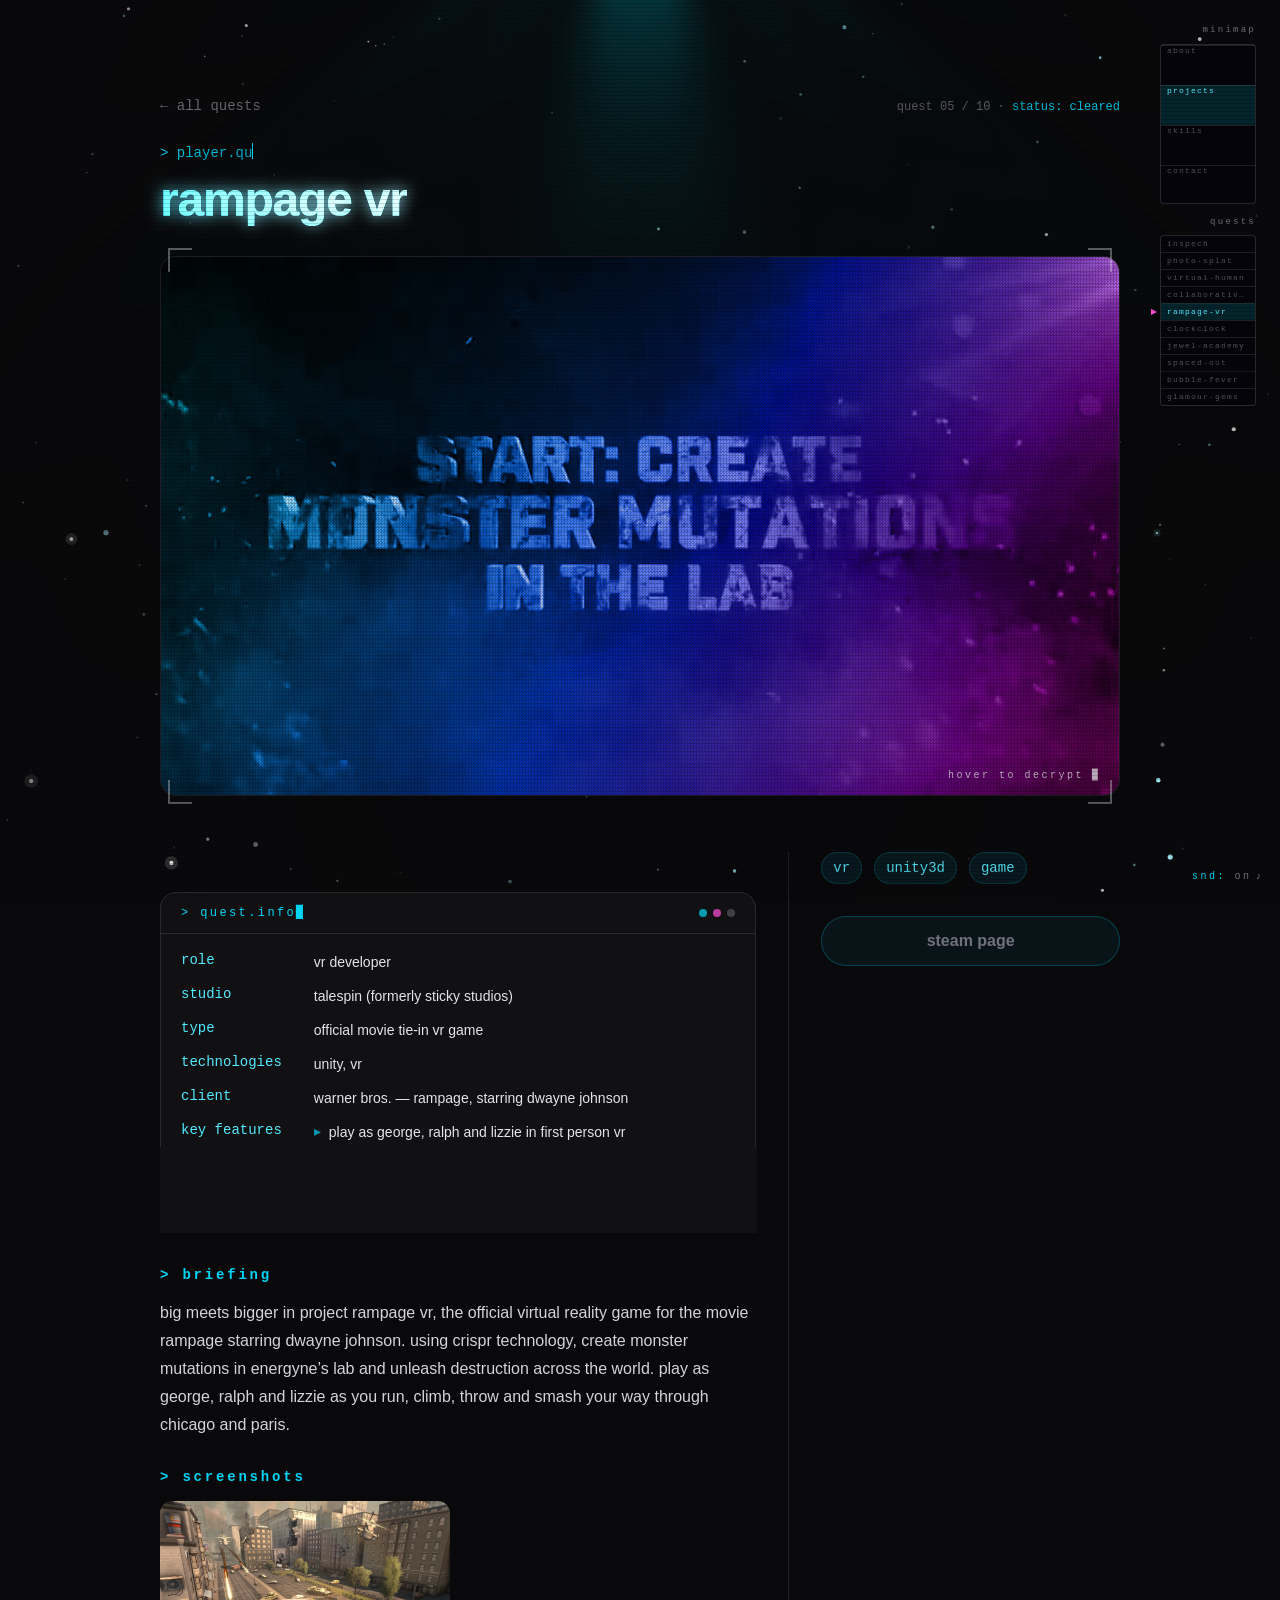
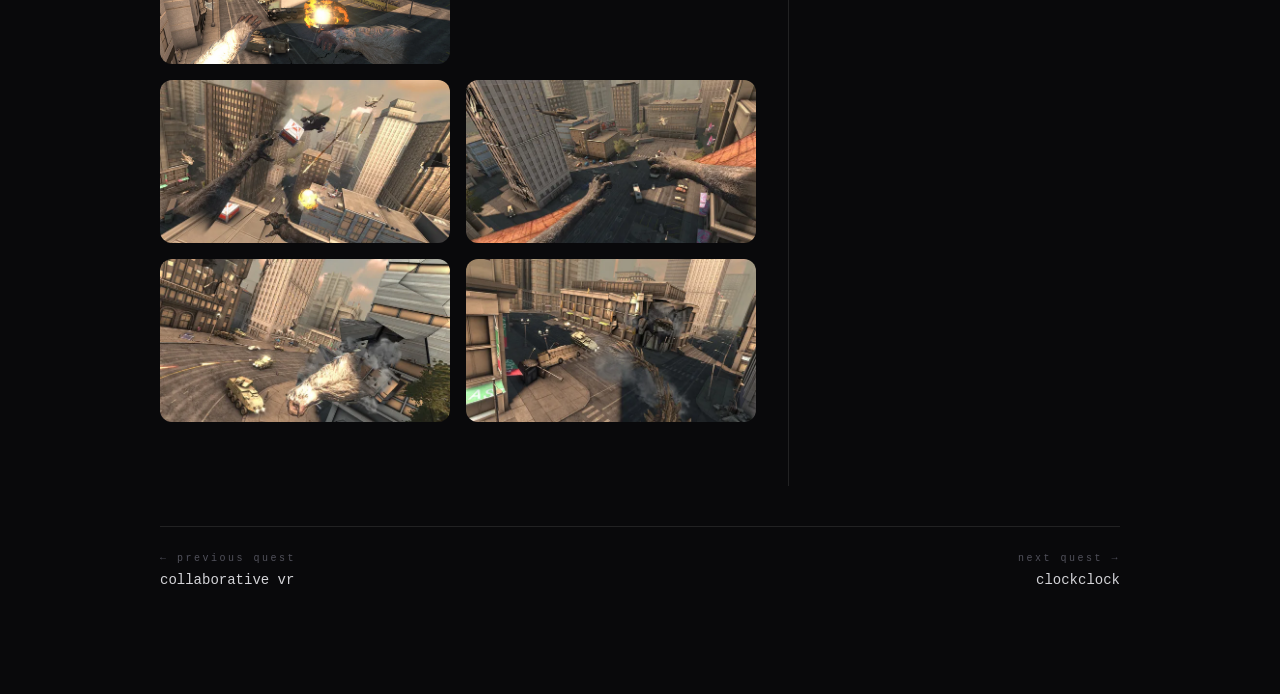
<file: projects/rampage-vr/index.html>
<!DOCTYPE html><html lang="en" class="h-full antialiased dark"><head><!-- Global Metadata --><meta charset="utf-8"><meta name="viewport" content="width=device-width,initial-scale=1"><link rel="icon" type="image/png" href="/favicon.png"><meta name="generator" content="Astro v7.2.10"><!-- Canonical URL --><link rel="canonical" href="https://grogger.io/projects/rampage-vr/"><!-- Primary Meta Tags --><title>grogger.io</title><meta name="title" content="grogger.io"><meta name="description" content="Reality is for those who lack imagination (or a VR headset)"><script>
      // boot gate: repeat visitors (and reduced-motion users) skip the boot overlay
      if (
        localStorage.getItem("grogger:booted") ||
        matchMedia("(prefers-reduced-motion: reduce)").matches
      ) {
        document.documentElement.classList.add("booted");
      }
    </script><link rel="stylesheet" href="/_astro/BaseLayout.CMyL7x97.css"><style>.light-rays-container{pointer-events:none;z-index:3;width:100%;height:100%;position:relative;overflow:hidden}
</style><style>.cga-group[data-astro-cid-nzicybpt]:hover .decrypt-hint[data-astro-cid-nzicybpt]{opacity:0;transition:opacity .25s}.quest-scroll[data-astro-cid-nzicybpt]{z-index:55;transform-origin:0;background:linear-gradient(90deg,#4df3ff,#ff4fd8);height:2px;animation:linear both quest-scroll scroll(root);position:fixed;top:0;left:0;right:0;transform:scaleX(0)}@keyframes quest-scroll{0%{transform:scaleX(0)}to{transform:scaleX(1)}}
</style></head><body class="w-full h-full bg-white dark:bg-base-950 transition-colors duration-150 dark:transition-color dark:duration-150 lowercase"><div class="fixed inset-0 pointer-events-none"><style>astro-island,astro-slot,astro-static-slot{display:contents}</style><script>(()=>{var e=async t=>{await(await t())()};(self.Astro||(self.Astro={})).only=e;window.dispatchEvent(new Event("astro:only"));})();</script><script>(()=>{var g=Object.defineProperty;var w=(a,s,c)=>s in a?g(a,s,{enumerable:!0,configurable:!0,writable:!0,value:c}):a[s]=c;var l=(a,s,c)=>w(a,typeof s!="symbol"?s+"":s,c);var E=new Set(["__proto__","constructor","prototype"]);{let a={0:t=>y(t),1:t=>c(t),2:t=>new RegExp(t),3:t=>new Date(t),4:t=>new Map(c(t)),5:t=>new Set(c(t)),6:t=>BigInt(t),7:t=>new URL(t),8:t=>new Uint8Array(t),9:t=>new Uint16Array(t),10:t=>new Uint32Array(t),11:t=>Number.POSITIVE_INFINITY*t},s=t=>{let[p,e]=t;return p in a?a[p](e):void 0},c=t=>t.map(s),y=t=>typeof t!="object"||t===null?t:Object.fromEntries(Object.entries(t).map(([p,e])=>[p,s(e)]));class f extends HTMLElement{constructor(){super(...arguments);l(this,"Component");l(this,"hydrator");l(this,"hydrate",async()=>{var b;if(!this.hydrator||!this.isConnected)return;let e=(b=this.parentElement)==null?void 0:b.closest("astro-island[ssr]");if(e){e.addEventListener("astro:hydrate",this.hydrate,{once:!0});return}let r=this.querySelectorAll("astro-slot"),n={},d=this.querySelectorAll("template[data-astro-template]");for(let o of d){let i=o.closest(this.tagName);i!=null&&i.isSameNode(this)&&(n[o.getAttribute("data-astro-template")||"default"]=o.innerHTML,o.remove())}for(let o of r){let i=o.closest(this.tagName);i!=null&&i.isSameNode(this)&&(n[o.getAttribute("name")||"default"]=o.innerHTML)}let u;try{u=this.hasAttribute("props")?y(JSON.parse(this.getAttribute("props"))):{}}catch(o){let i=this.getAttribute("component-url")||"<unknown>",v=this.getAttribute("component-export");throw v&&(i+=` (export ${v})`),console.error(`[hydrate] Error parsing props for component ${i}`,this.getAttribute("props"),o),o}let h;await this.hydrator(this)(this.Component,u,n,{client:this.getAttribute("client")}),this.removeAttribute("ssr"),this.dispatchEvent(new CustomEvent("astro:hydrate"))});l(this,"unmount",()=>{this.isConnected||this.dispatchEvent(new CustomEvent("astro:unmount"))})}disconnectedCallback(){document.removeEventListener("astro:after-swap",this.unmount),document.addEventListener("astro:after-swap",this.unmount,{once:!0})}connectedCallback(){if(!this.hasAttribute("await-children")||document.readyState==="interactive"||document.readyState==="complete")this.childrenConnectedCallback();else{let e=()=>{document.removeEventListener("DOMContentLoaded",e),r.disconnect(),this.childrenConnectedCallback()},r=new MutationObserver(()=>{var n;((n=this.lastChild)==null?void 0:n.nodeType)===Node.COMMENT_NODE&&this.lastChild.nodeValue==="astro:end"&&(this.lastChild.remove(),e())});r.observe(this,{childList:!0}),document.addEventListener("DOMContentLoaded",e)}}async childrenConnectedCallback(){let e=this.getAttribute("before-hydration-url");e&&await import(e),this.start()}getRetryImportUrl(e){let r=new URL(e,document.baseURI);return r.searchParams.set("astro-retry",Date.now().toString()),r.toString()}async importWithRetry(e){try{return await import(e)}catch(r){return await new Promise(n=>setTimeout(n,1e3)),import(this.getRetryImportUrl(e))}}handleHydrationError(e){let r=this.getAttribute("component-url"),n=new CustomEvent("astro:hydration-error",{cancelable:!0,bubbles:!0,composed:!0,detail:{error:e,componentUrl:r}});this.dispatchEvent(n)&&console.error(`[astro-island] Error hydrating ${r}`,e)}async start(){let e=JSON.parse(this.getAttribute("opts")),r=this.getAttribute("client");if(Astro[r]===void 0){window.addEventListener(`astro:${r}`,()=>this.start(),{once:!0});return}try{await Astro[r](async()=>{let n=this.getAttribute("renderer-url");try{let[d,{default:u}]=await Promise.all([this.importWithRetry(this.getAttribute("component-url")),n?this.importWithRetry(n):Promise.resolve({default:()=>()=>{}})]),h=this.getAttribute("component-export")||"default";if(h.includes(".")){this.Component=d;for(let m of h.split(".")){if(E.has(m)||!this.Component||typeof this.Component!="object"&&typeof this.Component!="function"||!Object.hasOwn(this.Component,m))throw new Error(`Invalid component export path: ${h}`);this.Component=this.Component[m]}}else{if(E.has(h))throw new Error(`Invalid component export path: ${h}`);this.Component=d[h]}return this.hydrator=u,this.hydrate}catch(d){return this.handleHydrationError(d),()=>{}}},e,this)}catch(n){this.handleHydrationError(n)}}attributeChangedCallback(){this.hydrate()}}l(f,"observedAttributes",["props"]),customElements.get("astro-island")||customElements.define("astro-island",f)}})();</script><astro-island uid="Z1KDXNl" component-url="/_astro/WaterParticles.BXiqLsca.js" component-export="default" renderer-url="/_astro/client.Be8vnfpa.js" props="{&quot;className&quot;:[0,&quot;absolute inset-0 size-full&quot;]}" ssr client="only" opts="{&quot;name&quot;:&quot;WaterParticles&quot;,&quot;value&quot;:&quot;react&quot;}"></astro-island><astro-island uid="Z2rWOn4" component-url="/_astro/LightRays.3VrjgNwl.js" component-export="default" renderer-url="/_astro/client.Be8vnfpa.js" props="{&quot;raysOrigin&quot;:[0,&quot;top-center&quot;],&quot;raysColor&quot;:[0,&quot;#00ffff&quot;],&quot;raysSpeed&quot;:[0,1.5],&quot;lightSpread&quot;:[0,0.8],&quot;rayLength&quot;:[0,1.2],&quot;followMouse&quot;:[0,true],&quot;mouseInfluence&quot;:[0,0.1],&quot;noiseAmount&quot;:[0,0.1],&quot;distortion&quot;:[0,0.05],&quot;className&quot;:[0,&quot;custom-rays&quot;]}" ssr client="only" opts="{&quot;name&quot;:&quot;LightRays&quot;,&quot;value&quot;:&quot;react&quot;}"></astro-island></div><script>(()=>{var e=async t=>{await(await t())()};(self.Astro||(self.Astro={})).load=e;window.dispatchEvent(new Event("astro:load"));})();</script><astro-island uid="i8Hcw" prefix="r2" component-url="/_astro/Navbar.D-ftQ5dM.js" component-export="default" renderer-url="/_astro/client.Be8vnfpa.js" props="{&quot;active&quot;:[0,&quot;projects&quot;]}" ssr client="load" opts="{&quot;name&quot;:&quot;Navbar&quot;,&quot;value&quot;:true}" await-children><div class="fixed bottom-6 right-0 z-40"><button type="button" aria-haspopup="dialog" aria-expanded="false" data-state="closed" class="group flex items-center rounded-full mr-4 bg-white/90 px-4 py-2 text-sm font-medium text-base-800 shadow-lg shadow-base-800/5 ring-1 ring-base-900/5 backdrop-blur dark:bg-white/5 dark:text-base-200 dark:ring-white/10 dark:hover:ring-white/20 pointer-events-auto md:hidden mt-10">menu<svg xmlns="http://www.w3.org/2000/svg" fill="none" viewBox="0 0 24 24" stroke-width="1.5" stroke="currentColor" class="ml-2 h-auto w-4 stroke-base-500 group-hover:stroke-base-700 dark:group-hover:stroke-base-400" aria-hidden="true"><path stroke-linecap="round" stroke-linejoin="round" d="m4.5 15.75 7.5-7.5 7.5 7.5"></path></svg><span class="sr-only">Open navigation</span></button></div><!--astro:end--></astro-island><astro-island uid="ZBVOoc" prefix="r3" component-url="/_astro/Minimap.B3h3MZQV.js" component-export="default" renderer-url="/_astro/client.Be8vnfpa.js" props="{&quot;overworld&quot;:[0,true],&quot;quests&quot;:[1,[[0,&quot;inspech&quot;],[0,&quot;photo-splat&quot;],[0,&quot;virtual-human&quot;],[0,&quot;collaborative-vr&quot;],[0,&quot;rampage-vr&quot;],[0,&quot;clockclock&quot;],[0,&quot;jewel-academy&quot;],[0,&quot;spaced-out&quot;],[0,&quot;bubble-fever&quot;],[0,&quot;glamour-gems&quot;]]],&quot;current&quot;:[0,&quot;rampage-vr&quot;]}" ssr client="load" opts="{&quot;name&quot;:&quot;Minimap&quot;,&quot;value&quot;:true}" await-children><nav aria-label="minimap" class="fixed top-6 right-6 z-40 hidden lg:block select-none font-mono"><div class="mb-1.5 text-right text-[9px] tracking-[0.25em] text-base-500">minimap</div><div class="relative w-24 rounded-sm border border-white/15 bg-[#06040b]/80 backdrop-blur-sm" style="height:160px"><a href="/#about" aria-label="back to about" class="absolute inset-x-0 cursor-pointer border-t border-white/10 text-left transition-colors text-base-600 hover:bg-white/5 hover:text-base-400" style="top:0;height:40px"><span class="block truncate px-1.5 text-[8px] leading-[10px] tracking-[0.15em]">about</span></a><a href="/#projects" aria-label="back to projects" aria-current="location" class="absolute inset-x-0 cursor-pointer border-t border-white/10 text-left transition-colors bg-accent-400/15 text-accent-300" style="top:40px;height:40px"><span class="block truncate px-1.5 text-[8px] leading-[10px] tracking-[0.15em]">projects</span></a><a href="/#skills" aria-label="back to skills" class="absolute inset-x-0 cursor-pointer border-t border-white/10 text-left transition-colors text-base-600 hover:bg-white/5 hover:text-base-400" style="top:80px;height:40px"><span class="block truncate px-1.5 text-[8px] leading-[10px] tracking-[0.15em]">skills</span></a><a href="/#contact" aria-label="back to contact" class="absolute inset-x-0 cursor-pointer border-t border-white/10 text-left transition-colors text-base-600 hover:bg-white/5 hover:text-base-400" style="top:120px;height:40px"><span class="block truncate px-1.5 text-[8px] leading-[10px] tracking-[0.15em]">contact</span></a></div><div class="mt-3 mb-1.5 text-right text-[9px] tracking-[0.25em] text-base-500">quests</div><div class="w-24 rounded-sm border border-white/15 bg-[#06040b]/80 backdrop-blur-sm"><a href="/projects/inspech" class="relative block border-t border-white/10 first:border-t-0 transition-colors text-base-600 hover:bg-white/5 hover:text-base-400"><span class="block truncate px-1.5 py-[3px] text-[8px] leading-[10px] tracking-[0.15em]">inspech</span></a><a href="/projects/photo-splat" class="relative block border-t border-white/10 first:border-t-0 transition-colors text-base-600 hover:bg-white/5 hover:text-base-400"><span class="block truncate px-1.5 py-[3px] text-[8px] leading-[10px] tracking-[0.15em]">photo-splat</span></a><a href="/projects/virtual-human" class="relative block border-t border-white/10 first:border-t-0 transition-colors text-base-600 hover:bg-white/5 hover:text-base-400"><span class="block truncate px-1.5 py-[3px] text-[8px] leading-[10px] tracking-[0.15em]">virtual-human</span></a><a href="/projects/collaborative-vr" class="relative block border-t border-white/10 first:border-t-0 transition-colors text-base-600 hover:bg-white/5 hover:text-base-400"><span class="block truncate px-1.5 py-[3px] text-[8px] leading-[10px] tracking-[0.15em]">collaborative-vr</span></a><a href="/projects/rampage-vr" aria-current="page" class="relative block border-t border-white/10 first:border-t-0 transition-colors bg-accent-400/15 text-accent-300"><span class="block truncate px-1.5 py-[3px] text-[8px] leading-[10px] tracking-[0.15em]">rampage-vr</span><span class="blink pointer-events-none absolute -left-2.5 top-1/2 -mt-1 text-[8px] leading-none text-[#ff4fd8]" aria-hidden="true">▶</span></a><a href="/projects/clockclock" class="relative block border-t border-white/10 first:border-t-0 transition-colors text-base-600 hover:bg-white/5 hover:text-base-400"><span class="block truncate px-1.5 py-[3px] text-[8px] leading-[10px] tracking-[0.15em]">clockclock</span></a><a href="/projects/jewel-academy" class="relative block border-t border-white/10 first:border-t-0 transition-colors text-base-600 hover:bg-white/5 hover:text-base-400"><span class="block truncate px-1.5 py-[3px] text-[8px] leading-[10px] tracking-[0.15em]">jewel-academy</span></a><a href="/projects/spaced-out" class="relative block border-t border-white/10 first:border-t-0 transition-colors text-base-600 hover:bg-white/5 hover:text-base-400"><span class="block truncate px-1.5 py-[3px] text-[8px] leading-[10px] tracking-[0.15em]">spaced-out</span></a><a href="/projects/bubble-fever" class="relative block border-t border-white/10 first:border-t-0 transition-colors text-base-600 hover:bg-white/5 hover:text-base-400"><span class="block truncate px-1.5 py-[3px] text-[8px] leading-[10px] tracking-[0.15em]">bubble-fever</span></a><a href="/projects/glamour-gems" class="relative block border-t border-white/10 first:border-t-0 transition-colors text-base-600 hover:bg-white/5 hover:text-base-400"><span class="block truncate px-1.5 py-[3px] text-[8px] leading-[10px] tracking-[0.15em]">glamour-gems</span></a></div></nav><!--astro:end--></astro-island><div class="quest-scroll" aria-hidden="true" data-astro-cid-nzicybpt></div><div class="text-white" data-astro-cid-nzicybpt><div class="pt-6 sm:pt-24" data-astro-cid-nzicybpt><div class="mx-auto w-full max-w-2xl px-4 pb-8 sm:px-6 md:max-w-5xl md:px-8" data-astro-cid-nzicybpt><div class="flex items-baseline justify-between font-mono" data-astro-cid-nzicybpt><a href="/#projects" class="text-sm text-base-500 hover:text-accent-300 transition-colors" data-astro-cid-nzicybpt>&larr; all quests</a><span class="text-xs text-base-500" data-astro-cid-nzicybpt>quest 05 / 10 · <span class="text-accent-400" data-astro-cid-nzicybpt>status: cleared</span></span></div><div class="mt-6" data-astro-cid-nzicybpt><astro-island uid="Zabody" prefix="r10" component-url="/_astro/SectionHeader.YcySS4fD.js" component-export="default" renderer-url="/_astro/client.Be8vnfpa.js" props="{&quot;prompt&quot;:[0,&quot;&gt; player.quests/rampage-vr&quot;],&quot;title&quot;:[0,&quot;Rampage VR&quot;],&quot;data-astro-cid-nzicybpt&quot;:[0,true]}" ssr client="load" opts="{&quot;name&quot;:&quot;SectionHeader&quot;,&quot;value&quot;:true}" await-children><span data-slot="typing-text" class="font-mono text-sm text-accent-400"><span></span><span data-slot="typing-text-cursor" style="display:inline-block;height:16px;transform:translateY(2px);width:1px;background-color:currentColor"></span></span><h1 class="mt-3 text-4xl font-bold tracking-tight sm:text-5xl"><span data-slot="gradient-text" style="position:relative;display:inline-block"><span style="background-image:linear-gradient(90deg, var(--color-accent-400) 0%, var(--color-accent-200) 25%, #a855f7 50%, var(--color-accent-200) 75%, var(--color-accent-400) 100%);margin:0;color:transparent;background-clip:text;background-size:700% 100%;background-position:0% 0%">Rampage VR</span><span style="position:absolute;top:0;left:0;mix-blend-mode:plus-lighter;filter:blur(8px);background-image:linear-gradient(90deg, var(--color-accent-400) 0%, var(--color-accent-200) 25%, #a855f7 50%, var(--color-accent-200) 75%, var(--color-accent-400) 100%);margin:0;color:transparent;background-clip:text;background-size:700% 100%;background-position:0% 0%">Rampage VR</span></span></h1><!--astro:end--></astro-island></div></div><!-- Encrypted hero --><script>(()=>{var a=(s,i,o)=>{let r=async()=>{await(await s())()},t=typeof i.value=="object"?i.value:void 0,c={rootMargin:t==null?void 0:t.rootMargin},n=new IntersectionObserver(e=>{for(let l of e)if(l.isIntersecting){n.disconnect(),r();break}},c);for(let e of o.children)n.observe(e)};(self.Astro||(self.Astro={})).visible=a;window.dispatchEvent(new Event("astro:visible"));})();</script><astro-island uid="18Xc6W" prefix="r12" component-url="/_astro/effect.uJCk-OrY.js" component-export="Effect" renderer-url="/_astro/client.Be8vnfpa.js" props="{&quot;fade&quot;:[0,true],&quot;slide&quot;:[0,{&quot;offset&quot;:[0,40]}],&quot;blur&quot;:[0,{&quot;initialBlur&quot;:[0,6]}],&quot;inView&quot;:[0,true],&quot;inViewOnce&quot;:[0,true],&quot;data-astro-cid-nzicybpt&quot;:[0,true]}" ssr client="visible" opts="{&quot;name&quot;:&quot;Effect&quot;,&quot;value&quot;:true}" await-children><div data-astro-cid-nzicybpt="true" style="opacity:0;filter:blur(6px);transform:translateY(40px)"><astro-slot><div class="mx-auto w-full max-w-2xl px-4 sm:px-6 md:max-w-5xl md:px-8 mb-2" data-astro-cid-nzicybpt><div class="cga-group relative" data-astro-cid-nzicybpt><div class="cga-frame rounded-2xl border border-white/10" style="aspect-ratio: 1.7777777777777777; max-height: 70vh; margin-inline: auto;" data-astro-cid-nzicybpt><video class="cga-media absolute inset-0 h-full w-full object-cover" autoplay muted loop playsinline preload="metadata" data-astro-cid-nzicybpt><source src="/_astro/video.CZggMjm_.webm" type="video/webm" data-astro-cid-nzicybpt></video><div class="cga-duo" data-astro-cid-nzicybpt></div><div class="cga-dither" data-astro-cid-nzicybpt></div><div class="cga-scan" data-astro-cid-nzicybpt></div><div class="decrypt-hint absolute bottom-3 right-4 z-10 font-mono text-[10px] tracking-[0.25em] text-base-300/80" data-astro-cid-nzicybpt>hover to decrypt ▊</div></div><div class="bracket border-t-2 border-l-2 -top-2 left-2" data-astro-cid-nzicybpt></div><div class="bracket border-t-2 border-r-2 -top-2 right-2" data-astro-cid-nzicybpt></div><div class="bracket border-b-2 border-l-2 -bottom-2 left-2" data-astro-cid-nzicybpt></div><div class="bracket border-b-2 border-r-2 -bottom-2 right-2" data-astro-cid-nzicybpt></div></div></div></astro-slot></div><!--astro:end--></astro-island><!-- Image gallery --><!-- Product info --><div class="mx-auto max-w-2xl px-4 pb-0 pt-10 sm:px-6 md:grid md:max-w-5xl md:grid-cols-3 md:gap-x-8 md:px-8 md:pt-12" data-astro-cid-nzicybpt><div class="py-2 md:col-span-2 md:border-r md:border-white/10 md:pb-16 md:pr-8" data-astro-cid-nzicybpt><astro-island uid="2o03Ky" prefix="r13" component-url="/_astro/effect.uJCk-OrY.js" component-export="Effect" renderer-url="/_astro/client.Be8vnfpa.js" props="{&quot;fade&quot;:[0,true],&quot;slide&quot;:[0,{&quot;offset&quot;:[0,32]}],&quot;blur&quot;:[0,{&quot;initialBlur&quot;:[0,6]}],&quot;inView&quot;:[0,true],&quot;inViewOnce&quot;:[0,true],&quot;data-astro-cid-nzicybpt&quot;:[0,true]}" ssr client="visible" opts="{&quot;name&quot;:&quot;Effect&quot;,&quot;value&quot;:true}" await-children><div data-astro-cid-nzicybpt="true" style="opacity:0;filter:blur(6px);transform:translateY(32px)"><astro-slot><div class="prose prose-img:rounded-xl dark:prose-invert max-w-full prose-inline-code:bg-base-100 dark:prose-inline-code:bg-base-800 prose-inline-code:p-1 prose-inline-code:rounded-md prose-zinc prose-cyan prose-h2:font-mono prose-h2:text-sm prose-h2:font-semibold prose-h2:tracking-[0.2em] prose-h2:text-accent-400 prose-h2:before:content-['>_']" data-astro-cid-nzicybpt="true"><div class="not-prose my-8 overflow-hidden rounded-2xl border border-white/10 bg-base-900/60 backdrop-blur"><div class="flex items-center justify-between border-b border-white/10 px-5 py-3 font-mono text-xs tracking-[0.2em] text-accent-400"><span>&gt; quest.info<span class="blink">▊</span></span><span class="flex gap-1.5" aria-hidden="true"><span class="size-2 rounded-full bg-accent-400/70"></span><span class="size-2 rounded-full bg-[#ff4fd8]/70"></span><span class="size-2 rounded-full bg-white/20"></span></span></div><dl class="grid gap-x-8 gap-y-2.5 px-5 py-4 sm:grid-cols-[auto_1fr]"><dt class="font-mono text-sm text-accent-300">role</dt><dd class="mb-2 text-sm leading-6 text-base-200 sm:mb-0">VR developer</dd><dt class="font-mono text-sm text-accent-300">studio</dt><dd class="mb-2 text-sm leading-6 text-base-200 sm:mb-0">Talespin (formerly Sticky Studios)</dd><dt class="font-mono text-sm text-accent-300">type</dt><dd class="mb-2 text-sm leading-6 text-base-200 sm:mb-0">official movie tie-in VR game</dd><dt class="font-mono text-sm text-accent-300">technologies</dt><dd class="mb-2 text-sm leading-6 text-base-200 sm:mb-0">Unity, VR</dd><dt class="font-mono text-sm text-accent-300">client</dt><dd class="mb-2 text-sm leading-6 text-base-200 sm:mb-0">Warner Bros. — Rampage, starring Dwayne Johnson</dd><dt class="font-mono text-sm text-accent-300">key features</dt><dd class="mb-2 text-sm leading-6 text-base-200 sm:mb-0"><ul><li class="flex gap-2"><span class="font-mono text-accent-400/70" aria-hidden="true">▸</span>play as George, Ralph and Lizzie in first person VR</li><li class="flex gap-2"><span class="font-mono text-accent-400/70" aria-hidden="true">▸</span>destroy two cities: Chicago and Paris</li><li class="flex gap-2"><span class="font-mono text-accent-400/70" aria-hidden="true">▸</span>use CRISPR technology in the Energyne lab to create new genetically mutated monsters</li></ul></dd></dl></div><h2 id="briefing">briefing</h2><p>Big meets bigger in Project Rampage VR, the official virtual reality game for the movie Rampage starring Dwayne Johnson. Using CRISPR technology, create monster mutations in Energyne’s lab and unleash destruction across the world. Play as George, Ralph and Lizzie as you run, climb, throw and smash your way through Chicago and Paris.</p><h2 id="screenshots">screenshots</h2><div class="grid grid-cols-2 gap-4 not-prose"><img src="/_astro/rampage1.x5fPgJua_2eLRq3.webp" alt="Rampage VR gameplay" loading="lazy" decoding="async" width="1920" height="1080" class="rounded-xl"><img src="/_astro/rampage4.fQf1_D8e_ZbppB0.webp" alt="Rampage VR gameplay" loading="lazy" decoding="async" width="1920" height="1080" class="rounded-xl"><img src="/_astro/rampage5.D8wHhTNX_ZNvI8.webp" alt="Rampage VR gameplay" loading="lazy" decoding="async" width="600" height="337" class="rounded-xl"><img src="/_astro/rampage6.F7PaGiWu_11AkVL.webp" alt="Rampage VR gameplay" loading="lazy" decoding="async" width="600" height="337" class="rounded-xl"><img src="/_astro/rampage7.DWT6-79x_ZTmQyK.webp" alt="Rampage VR gameplay" loading="lazy" decoding="async" width="600" height="337" class="rounded-xl"><img src="/_astro/rampage8.B0CuN5OQ_yh1qP.webp" alt="Rampage VR gameplay" loading="lazy" decoding="async" width="600" height="337" class="rounded-xl"></div></div></astro-slot></div><!--astro:end--></astro-island></div><!-- Options --><div class="mt-8 md:mt-0" data-astro-cid-nzicybpt><div class="flex flex-wrap gap-3" data-astro-cid-nzicybpt><span class="inline-flex items-center rounded-full px-3 py-1.5 font-mono text-sm font-medium bg-accent-500/10 text-accent-300 ring-1 fill-accent-400 transition-colors select-none ring-inset ring-accent-500/20">vr</span><span class="inline-flex items-center rounded-full px-3 py-1.5 font-mono text-sm font-medium bg-accent-500/10 text-accent-300 ring-1 fill-accent-400 transition-colors select-none ring-inset ring-accent-500/20">unity3D</span><span class="inline-flex items-center rounded-full px-3 py-1.5 font-mono text-sm font-medium bg-accent-500/10 text-accent-300 ring-1 fill-accent-400 transition-colors select-none ring-inset ring-accent-500/20">game</span></div><div class="mt-8 flex flex-col gap-4" data-astro-cid-nzicybpt><a href="https://store.steampowered.com/app/808550/Rampage_VR/" target="_blank" class="flex w-full items-center justify-center rounded-full text-accent-300 bg-accent-700/10 px-8 py-3 text-base font-bold border border-accent-500/30 hover:bg-accent-700/20 transition-colors duration-200">steam page</a></div></div></div><!-- Quest progression --><nav class="mx-auto max-w-2xl px-4 sm:px-6 md:max-w-5xl md:px-8 pb-24 pt-10" aria-label="quest navigation" data-astro-cid-nzicybpt><div class="flex items-start justify-between gap-6 border-t border-white/10 pt-6 font-mono" data-astro-cid-nzicybpt><a href="/projects/collaborative-vr" class="group min-w-0" data-astro-cid-nzicybpt><span class="block text-[10px] tracking-[0.25em] text-base-600" data-astro-cid-nzicybpt>&larr; previous quest</span><span class="glitch-hover mt-1 inline-block truncate text-sm lowercase text-base-300 transition-colors group-hover:text-accent-300" data-astro-cid-nzicybpt>Collaborative VR</span></a><a href="/projects/clockclock" class="group min-w-0 text-right" data-astro-cid-nzicybpt><span class="block text-[10px] tracking-[0.25em] text-base-600" data-astro-cid-nzicybpt>next quest &rarr;</span><span class="glitch-hover mt-1 inline-block truncate text-sm lowercase text-base-300 transition-colors group-hover:text-accent-300" data-astro-cid-nzicybpt>ClockClock</span></a></div></nav></div></div><astro-island uid="Z10PjJx" prefix="r6" component-url="/_astro/Terminal.B-L5xOk-.js" component-export="default" renderer-url="/_astro/client.Be8vnfpa.js" props="{&quot;projects&quot;:[1,[[0,{&quot;slug&quot;:[0,&quot;inspech&quot;],&quot;name&quot;:[0,&quot;Inspech&quot;]}],[0,{&quot;slug&quot;:[0,&quot;photo-splat&quot;],&quot;name&quot;:[0,&quot;Photo Splat&quot;]}],[0,{&quot;slug&quot;:[0,&quot;virtual-human&quot;],&quot;name&quot;:[0,&quot;Virtual Human&quot;]}],[0,{&quot;slug&quot;:[0,&quot;collaborative-vr&quot;],&quot;name&quot;:[0,&quot;Collaborative VR&quot;]}],[0,{&quot;slug&quot;:[0,&quot;rampage-vr&quot;],&quot;name&quot;:[0,&quot;Rampage VR&quot;]}],[0,{&quot;slug&quot;:[0,&quot;clockclock&quot;],&quot;name&quot;:[0,&quot;ClockClock&quot;]}],[0,{&quot;slug&quot;:[0,&quot;jewel-academy&quot;],&quot;name&quot;:[0,&quot;Jewel Academy&quot;]}],[0,{&quot;slug&quot;:[0,&quot;spaced-out&quot;],&quot;name&quot;:[0,&quot;Spaced Out&quot;]}],[0,{&quot;slug&quot;:[0,&quot;bubble-fever&quot;],&quot;name&quot;:[0,&quot;Bubble Fever&quot;]}],[0,{&quot;slug&quot;:[0,&quot;glamour-gems&quot;],&quot;name&quot;:[0,&quot;Glamour Gems&quot;]}]]]}" ssr client="load" opts="{&quot;name&quot;:&quot;Terminal&quot;,&quot;value&quot;:true}"></astro-island><astro-island uid="18WqXb" prefix="r7" component-url="/_astro/SoundFX.DfhxGu-E.js" component-export="default" renderer-url="/_astro/client.Be8vnfpa.js" props="{}" ssr client="load" opts="{&quot;name&quot;:&quot;SoundFX&quot;,&quot;value&quot;:true}" await-children><button type="button" aria-label="mute sound effects" aria-pressed="true" class="fixed bottom-4 right-4 z-80 font-mono text-[10px] tracking-[0.25em] text-base-500 transition-colors hover:text-accent-300"><span class="text-accent-400">snd:</span> <!-- -->on<span class="ml-1">♪</span></button><!--astro:end--></astro-island><div class="crt" aria-hidden="true"></div><div id="boot" class="fixed inset-0 z-100 flex items-center justify-center bg-black" aria-hidden="true"><pre id="boot-log" class="px-6 font-mono text-xs leading-7 text-accent-300 sm:text-sm"></pre></div><script>(function(){const base = "/";

      // boot sequence (first visit only; any key/click skips)
      (() => {
        const boot = document.getElementById("boot");
        if (!boot) return;
        if (document.documentElement.classList.contains("booted")) {
          boot.remove();
          return;
        }
        const log = document.getElementById("boot-log");
        const LINES = [
          "grogger bios v3.0",
          "memory check ......... 640k ok",
          "mounting /dev/world ... ok",
          "loading player ........ ok",
          "starting session_",
        ];
        let i = 0;
        let finished = false;
        const done = () => {
          if (finished) return;
          finished = true;
          clearInterval(t);
          localStorage.setItem("grogger:booted", "1");
          boot.style.transition = "opacity 0.3s ease";
          boot.style.opacity = "0";
          setTimeout(() => boot.remove(), 320);
        };
        const t = setInterval(() => {
          log.textContent += LINES[i] + "\n";
          if (++i >= LINES.length) setTimeout(done, 500);
        }, 260);
        addEventListener("keydown", done, { once: true });
        addEventListener("pointerdown", done, { once: true });
      })();

      // konami code → glitch storm + warp gate to the frogger minigame
      (() => {
        const SEQ = [
          "ArrowUp", "ArrowUp", "ArrowDown", "ArrowDown",
          "ArrowLeft", "ArrowRight", "ArrowLeft", "ArrowRight",
          "b", "a",
        ];
        let i = 0;
        addEventListener("keydown", (e) => {
          const t = e.target;
          if (t && (t.tagName === "INPUT" || t.tagName === "TEXTAREA" || t.isContentEditable)) return;
          i = e.key === SEQ[i] ? i + 1 : e.key === SEQ[0] ? 1 : 0;
          if (i < SEQ.length) return;
          i = 0;
          dispatchEvent(new CustomEvent("grogger:sfx", { detail: "konami" }));
          const html = document.documentElement;
          html.classList.add("konami-storm");
          setTimeout(() => html.classList.remove("konami-storm"), 1600);
          if (document.getElementById("warp-toast")) return;
          const toast = document.createElement("div");
          toast.id = "warp-toast";
          toast.innerHTML =
            `cheat code accepted — <a href="${base}404">enter the warp gate →</a>`;
          document.body.appendChild(toast);
          setTimeout(() => toast.remove(), 8000);
        });
      })();

      console.log(
        "%c" +
          "  @..@\n" +
          " (----)\n" +
          "( >__< )\n" +
          "^^ ~~ ^^\n" +
          "\n" +
          "> you found the debug room.\n",
        "color: #4df3ff; font-family: monospace; font-size: 14px; line-height: 1.2;",
      );
      console.log(
        "%cmost visitors never open this panel. you did. let's talk.\n" +
          "%c> player.connect --via github   %chttps://github.com/unnoon/\n" +
          "%c> psst: press ` to open the terminal. ↑↑↓↓←→←→ba does something too.",
        "color: #ff4fd8; font-family: monospace;",
        "color: #71717a; font-family: monospace;",
        "color: #4df3ff; font-family: monospace;",
        "color: #71717a; font-family: monospace;",
      );
    })();</script></body></html>
</file>
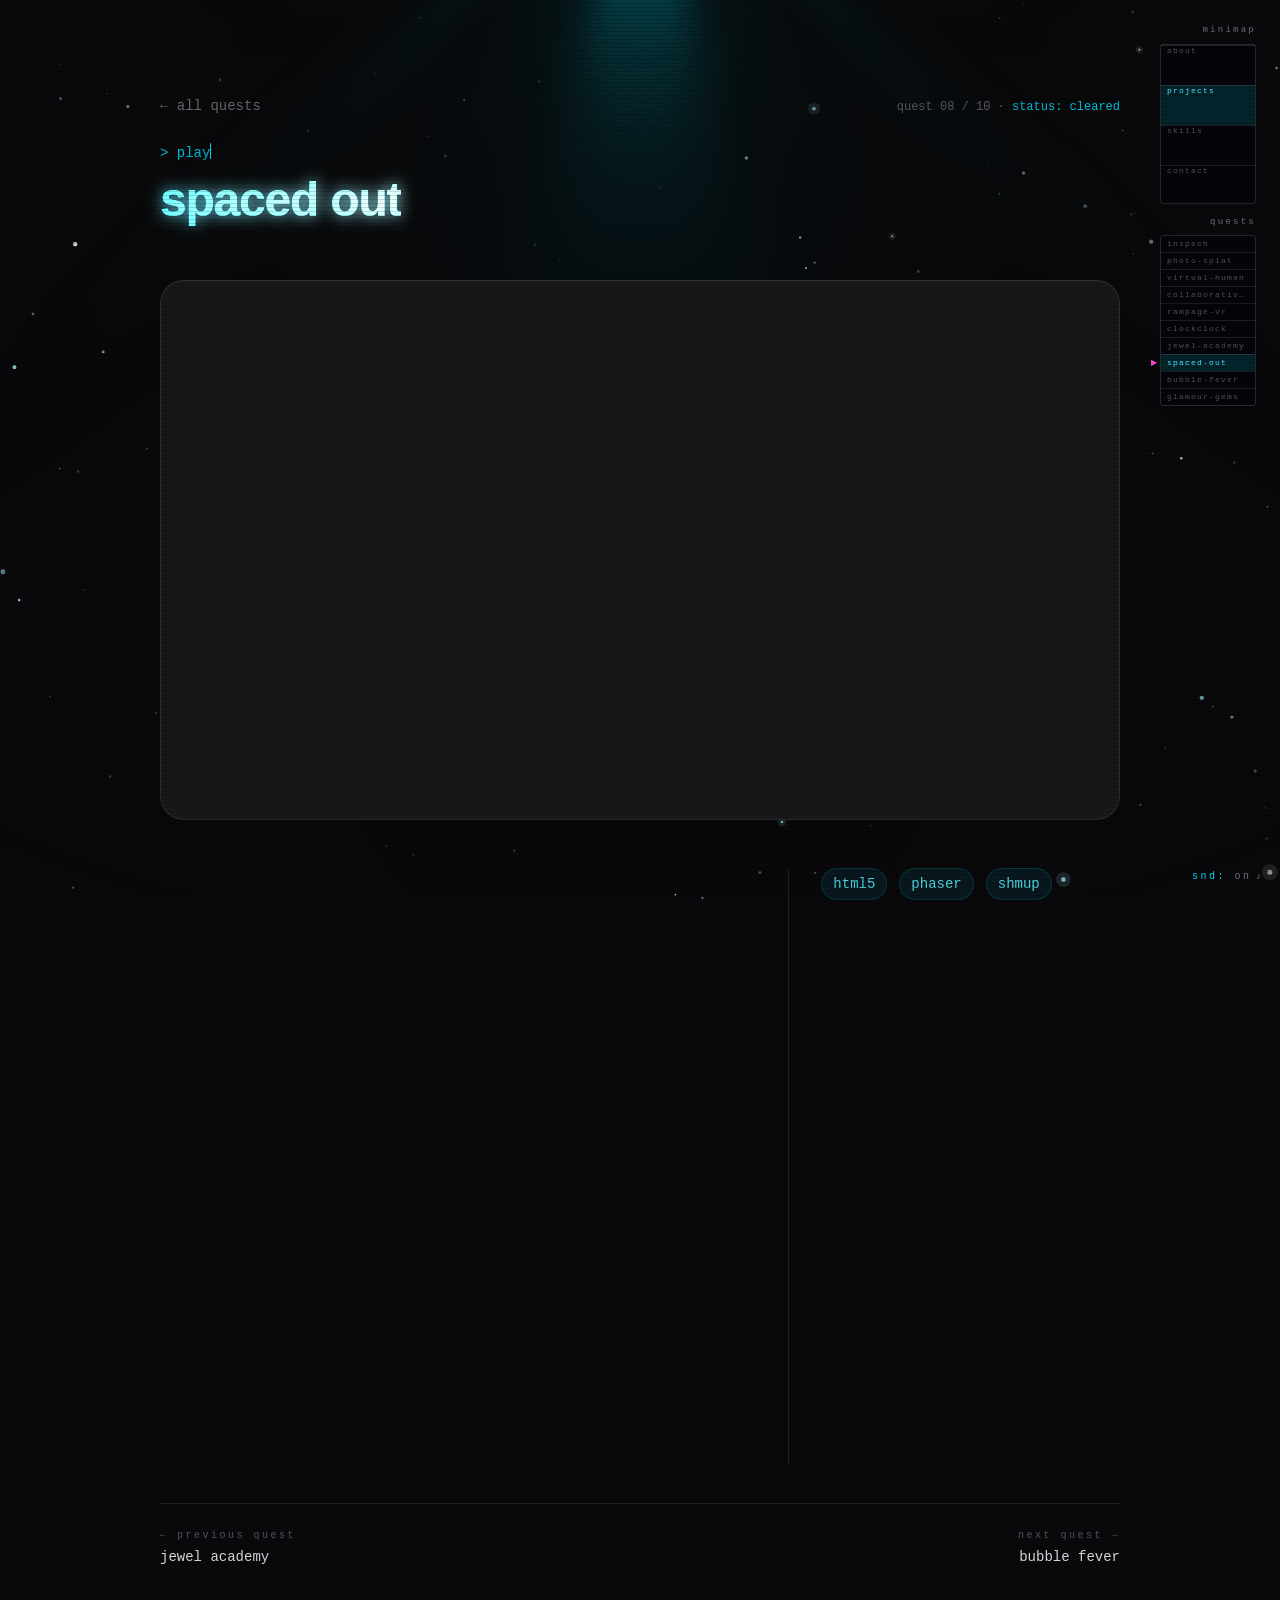
<file: projects/spaced-out/index.html>
<!DOCTYPE html><html lang="en" class="h-full antialiased dark"><head><!-- Global Metadata --><meta charset="utf-8"><meta name="viewport" content="width=device-width,initial-scale=1"><link rel="icon" type="image/png" href="/favicon.png"><meta name="generator" content="Astro v7.2.10"><!-- Canonical URL --><link rel="canonical" href="https://grogger.io/projects/spaced-out/"><!-- Primary Meta Tags --><title>grogger.io</title><meta name="title" content="grogger.io"><meta name="description" content="Reality is for those who lack imagination (or a VR headset)"><script>
      // boot gate: repeat visitors (and reduced-motion users) skip the boot overlay
      if (
        localStorage.getItem("grogger:booted") ||
        matchMedia("(prefers-reduced-motion: reduce)").matches
      ) {
        document.documentElement.classList.add("booted");
      }
    </script><link rel="stylesheet" href="/_astro/BaseLayout.CMyL7x97.css"><style>.light-rays-container{pointer-events:none;z-index:3;width:100%;height:100%;position:relative;overflow:hidden}
</style><style>.cga-group[data-astro-cid-nzicybpt]:hover .decrypt-hint[data-astro-cid-nzicybpt]{opacity:0;transition:opacity .25s}.quest-scroll[data-astro-cid-nzicybpt]{z-index:55;transform-origin:0;background:linear-gradient(90deg,#4df3ff,#ff4fd8);height:2px;animation:linear both quest-scroll scroll(root);position:fixed;top:0;left:0;right:0;transform:scaleX(0)}@keyframes quest-scroll{0%{transform:scaleX(0)}to{transform:scaleX(1)}}
</style></head><body class="w-full h-full bg-white dark:bg-base-950 transition-colors duration-150 dark:transition-color dark:duration-150 lowercase"><div class="fixed inset-0 pointer-events-none"><style>astro-island,astro-slot,astro-static-slot{display:contents}</style><script>(()=>{var e=async t=>{await(await t())()};(self.Astro||(self.Astro={})).only=e;window.dispatchEvent(new Event("astro:only"));})();</script><script>(()=>{var g=Object.defineProperty;var w=(a,s,c)=>s in a?g(a,s,{enumerable:!0,configurable:!0,writable:!0,value:c}):a[s]=c;var l=(a,s,c)=>w(a,typeof s!="symbol"?s+"":s,c);var E=new Set(["__proto__","constructor","prototype"]);{let a={0:t=>y(t),1:t=>c(t),2:t=>new RegExp(t),3:t=>new Date(t),4:t=>new Map(c(t)),5:t=>new Set(c(t)),6:t=>BigInt(t),7:t=>new URL(t),8:t=>new Uint8Array(t),9:t=>new Uint16Array(t),10:t=>new Uint32Array(t),11:t=>Number.POSITIVE_INFINITY*t},s=t=>{let[p,e]=t;return p in a?a[p](e):void 0},c=t=>t.map(s),y=t=>typeof t!="object"||t===null?t:Object.fromEntries(Object.entries(t).map(([p,e])=>[p,s(e)]));class f extends HTMLElement{constructor(){super(...arguments);l(this,"Component");l(this,"hydrator");l(this,"hydrate",async()=>{var b;if(!this.hydrator||!this.isConnected)return;let e=(b=this.parentElement)==null?void 0:b.closest("astro-island[ssr]");if(e){e.addEventListener("astro:hydrate",this.hydrate,{once:!0});return}let r=this.querySelectorAll("astro-slot"),n={},d=this.querySelectorAll("template[data-astro-template]");for(let o of d){let i=o.closest(this.tagName);i!=null&&i.isSameNode(this)&&(n[o.getAttribute("data-astro-template")||"default"]=o.innerHTML,o.remove())}for(let o of r){let i=o.closest(this.tagName);i!=null&&i.isSameNode(this)&&(n[o.getAttribute("name")||"default"]=o.innerHTML)}let u;try{u=this.hasAttribute("props")?y(JSON.parse(this.getAttribute("props"))):{}}catch(o){let i=this.getAttribute("component-url")||"<unknown>",v=this.getAttribute("component-export");throw v&&(i+=` (export ${v})`),console.error(`[hydrate] Error parsing props for component ${i}`,this.getAttribute("props"),o),o}let h;await this.hydrator(this)(this.Component,u,n,{client:this.getAttribute("client")}),this.removeAttribute("ssr"),this.dispatchEvent(new CustomEvent("astro:hydrate"))});l(this,"unmount",()=>{this.isConnected||this.dispatchEvent(new CustomEvent("astro:unmount"))})}disconnectedCallback(){document.removeEventListener("astro:after-swap",this.unmount),document.addEventListener("astro:after-swap",this.unmount,{once:!0})}connectedCallback(){if(!this.hasAttribute("await-children")||document.readyState==="interactive"||document.readyState==="complete")this.childrenConnectedCallback();else{let e=()=>{document.removeEventListener("DOMContentLoaded",e),r.disconnect(),this.childrenConnectedCallback()},r=new MutationObserver(()=>{var n;((n=this.lastChild)==null?void 0:n.nodeType)===Node.COMMENT_NODE&&this.lastChild.nodeValue==="astro:end"&&(this.lastChild.remove(),e())});r.observe(this,{childList:!0}),document.addEventListener("DOMContentLoaded",e)}}async childrenConnectedCallback(){let e=this.getAttribute("before-hydration-url");e&&await import(e),this.start()}getRetryImportUrl(e){let r=new URL(e,document.baseURI);return r.searchParams.set("astro-retry",Date.now().toString()),r.toString()}async importWithRetry(e){try{return await import(e)}catch(r){return await new Promise(n=>setTimeout(n,1e3)),import(this.getRetryImportUrl(e))}}handleHydrationError(e){let r=this.getAttribute("component-url"),n=new CustomEvent("astro:hydration-error",{cancelable:!0,bubbles:!0,composed:!0,detail:{error:e,componentUrl:r}});this.dispatchEvent(n)&&console.error(`[astro-island] Error hydrating ${r}`,e)}async start(){let e=JSON.parse(this.getAttribute("opts")),r=this.getAttribute("client");if(Astro[r]===void 0){window.addEventListener(`astro:${r}`,()=>this.start(),{once:!0});return}try{await Astro[r](async()=>{let n=this.getAttribute("renderer-url");try{let[d,{default:u}]=await Promise.all([this.importWithRetry(this.getAttribute("component-url")),n?this.importWithRetry(n):Promise.resolve({default:()=>()=>{}})]),h=this.getAttribute("component-export")||"default";if(h.includes(".")){this.Component=d;for(let m of h.split(".")){if(E.has(m)||!this.Component||typeof this.Component!="object"&&typeof this.Component!="function"||!Object.hasOwn(this.Component,m))throw new Error(`Invalid component export path: ${h}`);this.Component=this.Component[m]}}else{if(E.has(h))throw new Error(`Invalid component export path: ${h}`);this.Component=d[h]}return this.hydrator=u,this.hydrate}catch(d){return this.handleHydrationError(d),()=>{}}},e,this)}catch(n){this.handleHydrationError(n)}}attributeChangedCallback(){this.hydrate()}}l(f,"observedAttributes",["props"]),customElements.get("astro-island")||customElements.define("astro-island",f)}})();</script><astro-island uid="Z1KDXNl" component-url="/_astro/WaterParticles.BXiqLsca.js" component-export="default" renderer-url="/_astro/client.Be8vnfpa.js" props="{&quot;className&quot;:[0,&quot;absolute inset-0 size-full&quot;]}" ssr client="only" opts="{&quot;name&quot;:&quot;WaterParticles&quot;,&quot;value&quot;:&quot;react&quot;}"></astro-island><astro-island uid="Z2rWOn4" component-url="/_astro/LightRays.3VrjgNwl.js" component-export="default" renderer-url="/_astro/client.Be8vnfpa.js" props="{&quot;raysOrigin&quot;:[0,&quot;top-center&quot;],&quot;raysColor&quot;:[0,&quot;#00ffff&quot;],&quot;raysSpeed&quot;:[0,1.5],&quot;lightSpread&quot;:[0,0.8],&quot;rayLength&quot;:[0,1.2],&quot;followMouse&quot;:[0,true],&quot;mouseInfluence&quot;:[0,0.1],&quot;noiseAmount&quot;:[0,0.1],&quot;distortion&quot;:[0,0.05],&quot;className&quot;:[0,&quot;custom-rays&quot;]}" ssr client="only" opts="{&quot;name&quot;:&quot;LightRays&quot;,&quot;value&quot;:&quot;react&quot;}"></astro-island></div><script>(()=>{var e=async t=>{await(await t())()};(self.Astro||(self.Astro={})).load=e;window.dispatchEvent(new Event("astro:load"));})();</script><astro-island uid="i8Hcw" prefix="r2" component-url="/_astro/Navbar.D-ftQ5dM.js" component-export="default" renderer-url="/_astro/client.Be8vnfpa.js" props="{&quot;active&quot;:[0,&quot;projects&quot;]}" ssr client="load" opts="{&quot;name&quot;:&quot;Navbar&quot;,&quot;value&quot;:true}" await-children><div class="fixed bottom-6 right-0 z-40"><button type="button" aria-haspopup="dialog" aria-expanded="false" data-state="closed" class="group flex items-center rounded-full mr-4 bg-white/90 px-4 py-2 text-sm font-medium text-base-800 shadow-lg shadow-base-800/5 ring-1 ring-base-900/5 backdrop-blur dark:bg-white/5 dark:text-base-200 dark:ring-white/10 dark:hover:ring-white/20 pointer-events-auto md:hidden mt-10">menu<svg xmlns="http://www.w3.org/2000/svg" fill="none" viewBox="0 0 24 24" stroke-width="1.5" stroke="currentColor" class="ml-2 h-auto w-4 stroke-base-500 group-hover:stroke-base-700 dark:group-hover:stroke-base-400" aria-hidden="true"><path stroke-linecap="round" stroke-linejoin="round" d="m4.5 15.75 7.5-7.5 7.5 7.5"></path></svg><span class="sr-only">Open navigation</span></button></div><!--astro:end--></astro-island><astro-island uid="Z2j2BXc" prefix="r3" component-url="/_astro/Minimap.B3h3MZQV.js" component-export="default" renderer-url="/_astro/client.Be8vnfpa.js" props="{&quot;overworld&quot;:[0,true],&quot;quests&quot;:[1,[[0,&quot;inspech&quot;],[0,&quot;photo-splat&quot;],[0,&quot;virtual-human&quot;],[0,&quot;collaborative-vr&quot;],[0,&quot;rampage-vr&quot;],[0,&quot;clockclock&quot;],[0,&quot;jewel-academy&quot;],[0,&quot;spaced-out&quot;],[0,&quot;bubble-fever&quot;],[0,&quot;glamour-gems&quot;]]],&quot;current&quot;:[0,&quot;spaced-out&quot;]}" ssr client="load" opts="{&quot;name&quot;:&quot;Minimap&quot;,&quot;value&quot;:true}" await-children><nav aria-label="minimap" class="fixed top-6 right-6 z-40 hidden lg:block select-none font-mono"><div class="mb-1.5 text-right text-[9px] tracking-[0.25em] text-base-500">minimap</div><div class="relative w-24 rounded-sm border border-white/15 bg-[#06040b]/80 backdrop-blur-sm" style="height:160px"><a href="/#about" aria-label="back to about" class="absolute inset-x-0 cursor-pointer border-t border-white/10 text-left transition-colors text-base-600 hover:bg-white/5 hover:text-base-400" style="top:0;height:40px"><span class="block truncate px-1.5 text-[8px] leading-[10px] tracking-[0.15em]">about</span></a><a href="/#projects" aria-label="back to projects" aria-current="location" class="absolute inset-x-0 cursor-pointer border-t border-white/10 text-left transition-colors bg-accent-400/15 text-accent-300" style="top:40px;height:40px"><span class="block truncate px-1.5 text-[8px] leading-[10px] tracking-[0.15em]">projects</span></a><a href="/#skills" aria-label="back to skills" class="absolute inset-x-0 cursor-pointer border-t border-white/10 text-left transition-colors text-base-600 hover:bg-white/5 hover:text-base-400" style="top:80px;height:40px"><span class="block truncate px-1.5 text-[8px] leading-[10px] tracking-[0.15em]">skills</span></a><a href="/#contact" aria-label="back to contact" class="absolute inset-x-0 cursor-pointer border-t border-white/10 text-left transition-colors text-base-600 hover:bg-white/5 hover:text-base-400" style="top:120px;height:40px"><span class="block truncate px-1.5 text-[8px] leading-[10px] tracking-[0.15em]">contact</span></a></div><div class="mt-3 mb-1.5 text-right text-[9px] tracking-[0.25em] text-base-500">quests</div><div class="w-24 rounded-sm border border-white/15 bg-[#06040b]/80 backdrop-blur-sm"><a href="/projects/inspech" class="relative block border-t border-white/10 first:border-t-0 transition-colors text-base-600 hover:bg-white/5 hover:text-base-400"><span class="block truncate px-1.5 py-[3px] text-[8px] leading-[10px] tracking-[0.15em]">inspech</span></a><a href="/projects/photo-splat" class="relative block border-t border-white/10 first:border-t-0 transition-colors text-base-600 hover:bg-white/5 hover:text-base-400"><span class="block truncate px-1.5 py-[3px] text-[8px] leading-[10px] tracking-[0.15em]">photo-splat</span></a><a href="/projects/virtual-human" class="relative block border-t border-white/10 first:border-t-0 transition-colors text-base-600 hover:bg-white/5 hover:text-base-400"><span class="block truncate px-1.5 py-[3px] text-[8px] leading-[10px] tracking-[0.15em]">virtual-human</span></a><a href="/projects/collaborative-vr" class="relative block border-t border-white/10 first:border-t-0 transition-colors text-base-600 hover:bg-white/5 hover:text-base-400"><span class="block truncate px-1.5 py-[3px] text-[8px] leading-[10px] tracking-[0.15em]">collaborative-vr</span></a><a href="/projects/rampage-vr" class="relative block border-t border-white/10 first:border-t-0 transition-colors text-base-600 hover:bg-white/5 hover:text-base-400"><span class="block truncate px-1.5 py-[3px] text-[8px] leading-[10px] tracking-[0.15em]">rampage-vr</span></a><a href="/projects/clockclock" class="relative block border-t border-white/10 first:border-t-0 transition-colors text-base-600 hover:bg-white/5 hover:text-base-400"><span class="block truncate px-1.5 py-[3px] text-[8px] leading-[10px] tracking-[0.15em]">clockclock</span></a><a href="/projects/jewel-academy" class="relative block border-t border-white/10 first:border-t-0 transition-colors text-base-600 hover:bg-white/5 hover:text-base-400"><span class="block truncate px-1.5 py-[3px] text-[8px] leading-[10px] tracking-[0.15em]">jewel-academy</span></a><a href="/projects/spaced-out" aria-current="page" class="relative block border-t border-white/10 first:border-t-0 transition-colors bg-accent-400/15 text-accent-300"><span class="block truncate px-1.5 py-[3px] text-[8px] leading-[10px] tracking-[0.15em]">spaced-out</span><span class="blink pointer-events-none absolute -left-2.5 top-1/2 -mt-1 text-[8px] leading-none text-[#ff4fd8]" aria-hidden="true">▶</span></a><a href="/projects/bubble-fever" class="relative block border-t border-white/10 first:border-t-0 transition-colors text-base-600 hover:bg-white/5 hover:text-base-400"><span class="block truncate px-1.5 py-[3px] text-[8px] leading-[10px] tracking-[0.15em]">bubble-fever</span></a><a href="/projects/glamour-gems" class="relative block border-t border-white/10 first:border-t-0 transition-colors text-base-600 hover:bg-white/5 hover:text-base-400"><span class="block truncate px-1.5 py-[3px] text-[8px] leading-[10px] tracking-[0.15em]">glamour-gems</span></a></div></nav><!--astro:end--></astro-island><div class="quest-scroll" aria-hidden="true" data-astro-cid-nzicybpt></div><div class="text-white" data-astro-cid-nzicybpt><div class="pt-6 sm:pt-24" data-astro-cid-nzicybpt><div class="mx-auto w-full max-w-2xl px-4 pb-8 sm:px-6 md:max-w-5xl md:px-8" data-astro-cid-nzicybpt><div class="flex items-baseline justify-between font-mono" data-astro-cid-nzicybpt><a href="/#projects" class="text-sm text-base-500 hover:text-accent-300 transition-colors" data-astro-cid-nzicybpt>&larr; all quests</a><span class="text-xs text-base-500" data-astro-cid-nzicybpt>quest 08 / 10 · <span class="text-accent-400" data-astro-cid-nzicybpt>status: cleared</span></span></div><div class="mt-6" data-astro-cid-nzicybpt><astro-island uid="ZBR0CE" prefix="r9" component-url="/_astro/SectionHeader.YcySS4fD.js" component-export="default" renderer-url="/_astro/client.Be8vnfpa.js" props="{&quot;prompt&quot;:[0,&quot;&gt; player.quests/spaced-out&quot;],&quot;title&quot;:[0,&quot;Spaced Out&quot;],&quot;data-astro-cid-nzicybpt&quot;:[0,true]}" ssr client="load" opts="{&quot;name&quot;:&quot;SectionHeader&quot;,&quot;value&quot;:true}" await-children><span data-slot="typing-text" class="font-mono text-sm text-accent-400"><span></span><span data-slot="typing-text-cursor" style="display:inline-block;height:16px;transform:translateY(2px);width:1px;background-color:currentColor"></span></span><h1 class="mt-3 text-4xl font-bold tracking-tight sm:text-5xl"><span data-slot="gradient-text" style="position:relative;display:inline-block"><span style="background-image:linear-gradient(90deg, var(--color-accent-400) 0%, var(--color-accent-200) 25%, #a855f7 50%, var(--color-accent-200) 75%, var(--color-accent-400) 100%);margin:0;color:transparent;background-clip:text;background-size:700% 100%;background-position:0% 0%">Spaced Out</span><span style="position:absolute;top:0;left:0;mix-blend-mode:plus-lighter;filter:blur(8px);background-image:linear-gradient(90deg, var(--color-accent-400) 0%, var(--color-accent-200) 25%, #a855f7 50%, var(--color-accent-200) 75%, var(--color-accent-400) 100%);margin:0;color:transparent;background-clip:text;background-size:700% 100%;background-position:0% 0%">Spaced Out</span></span></h1><!--astro:end--></astro-island></div></div><!-- Encrypted hero --><!-- Image gallery --><div><game-embed data-sources="[&quot;https://games.coolgames.com/spacedout/en/1.0/index.html?utm_referrer=coolgames&amp;utm_source=coolgames&amp;lang=en&amp;uno.exp=pixocross_character&amp;bm.source=http://www.coolgames.com&quot;]" data-title="Spaced Out" class="relative mx-auto mt-6 block w-full max-w-2xl px-4 sm:px-6 md:max-w-5xl md:px-8"><div class="aspect-video overflow-hidden rounded-3xl border border-white/10 bg-base-900"><video class="h-full w-full object-cover" src="/_astro/video-thumbnail.Bz7LNa_k.mp4" autoplay muted loop playsinline preload="metadata"></video></div></game-embed><script type="module">var e=class extends HTMLElement{async connectedCallback(){let e=await t(JSON.parse(this.dataset.sources??`[]`));if(!e)return;let n=document.createElement(`iframe`);n.src=e,n.title=this.dataset.title??``,n.allowFullscreen=!0,n.className=`h-full w-full`,this.querySelector(`video`)?.replaceWith(n)}};async function t(e){for(let t of e)if(await n(t))return t}function n(e){return fetch(e,{mode:`no-cors`,signal:AbortSignal.timeout(5e3)}).then(()=>!0,()=>!1)}customElements.define(`game-embed`,e);</script></div><!-- Product info --><div class="mx-auto max-w-2xl px-4 pb-0 pt-10 sm:px-6 md:grid md:max-w-5xl md:grid-cols-3 md:gap-x-8 md:px-8 md:pt-12" data-astro-cid-nzicybpt><div class="py-2 md:col-span-2 md:border-r md:border-white/10 md:pb-16 md:pr-8" data-astro-cid-nzicybpt><script>(()=>{var a=(s,i,o)=>{let r=async()=>{await(await s())()},t=typeof i.value=="object"?i.value:void 0,c={rootMargin:t==null?void 0:t.rootMargin},n=new IntersectionObserver(e=>{for(let l of e)if(l.isIntersecting){n.disconnect(),r();break}},c);for(let e of o.children)n.observe(e)};(self.Astro||(self.Astro={})).visible=a;window.dispatchEvent(new Event("astro:visible"));})();</script><astro-island uid="Z1tb36q" prefix="r11" component-url="/_astro/effect.uJCk-OrY.js" component-export="Effect" renderer-url="/_astro/client.Be8vnfpa.js" props="{&quot;fade&quot;:[0,true],&quot;slide&quot;:[0,{&quot;offset&quot;:[0,32]}],&quot;blur&quot;:[0,{&quot;initialBlur&quot;:[0,6]}],&quot;inView&quot;:[0,true],&quot;inViewOnce&quot;:[0,true],&quot;data-astro-cid-nzicybpt&quot;:[0,true]}" ssr client="visible" opts="{&quot;name&quot;:&quot;Effect&quot;,&quot;value&quot;:true}" await-children><div data-astro-cid-nzicybpt="true" style="opacity:0;filter:blur(6px);transform:translateY(32px)"><astro-slot><div class="prose prose-img:rounded-xl dark:prose-invert max-w-full prose-inline-code:bg-base-100 dark:prose-inline-code:bg-base-800 prose-inline-code:p-1 prose-inline-code:rounded-md prose-zinc prose-cyan prose-h2:font-mono prose-h2:text-sm prose-h2:font-semibold prose-h2:tracking-[0.2em] prose-h2:text-accent-400 prose-h2:before:content-['>_']" data-astro-cid-nzicybpt="true"><div class="not-prose my-8 overflow-hidden rounded-2xl border border-white/10 bg-base-900/60 backdrop-blur"><div class="flex items-center justify-between border-b border-white/10 px-5 py-3 font-mono text-xs tracking-[0.2em] text-accent-400"><span>&gt; quest.info<span class="blink">▊</span></span><span class="flex gap-1.5" aria-hidden="true"><span class="size-2 rounded-full bg-accent-400/70"></span><span class="size-2 rounded-full bg-[#ff4fd8]/70"></span><span class="size-2 rounded-full bg-white/20"></span></span></div><dl class="grid gap-x-8 gap-y-2.5 px-5 py-4 sm:grid-cols-[auto_1fr]"><dt class="font-mono text-sm text-accent-300">role</dt><dd class="mb-2 text-sm leading-6 text-base-200 sm:mb-0">senior developer</dd><dt class="font-mono text-sm text-accent-300">type</dt><dd class="mb-2 text-sm leading-6 text-base-200 sm:mb-0">infinite vertically scrolling space dog flyer (shoot &#39;em up)</dd><dt class="font-mono text-sm text-accent-300">technologies</dt><dd class="mb-2 text-sm leading-6 text-base-200 sm:mb-0">HTML5 (Phaser + custom framework extensions)</dd><dt class="font-mono text-sm text-accent-300">platforms</dt><dd class="mb-2 text-sm leading-6 text-base-200 sm:mb-0">web</dd><dt class="font-mono text-sm text-accent-300">awards</dt><dd class="mb-2 text-sm leading-6 text-base-200 sm:mb-0">DevCon5: HTML5 Mobile App Award (2014)</dd><dt class="font-mono text-sm text-accent-300">achievements</dt><dd class="mb-2 text-sm leading-6 text-base-200 sm:mb-0"><ul><li class="flex gap-2"><span class="font-mono text-accent-400/70" aria-hidden="true">▸</span>tilt controls</li><li class="flex gap-2"><span class="font-mono text-accent-400/70" aria-hidden="true">▸</span>dynamic virtual joystick</li></ul></dd></dl></div><h2 id="briefing">briefing</h2><p>Play the addictive infinite runner starring Atom and Quark. Explore space, collect bolts to repair the space lab and defeat aliens along the way. Set highscores and challenge your friends.</p><p>Play the Japanese localized version <a href="http://yahoo-jp.portal.connectedgamestore.com/game?gameId=0001-space_dog">here</a>.</p></div></astro-slot></div><!--astro:end--></astro-island></div><!-- Options --><div class="mt-8 md:mt-0" data-astro-cid-nzicybpt><div class="flex flex-wrap gap-3" data-astro-cid-nzicybpt><span class="inline-flex items-center rounded-full px-3 py-1.5 font-mono text-sm font-medium bg-accent-500/10 text-accent-300 ring-1 fill-accent-400 transition-colors select-none ring-inset ring-accent-500/20">html5</span><span class="inline-flex items-center rounded-full px-3 py-1.5 font-mono text-sm font-medium bg-accent-500/10 text-accent-300 ring-1 fill-accent-400 transition-colors select-none ring-inset ring-accent-500/20">phaser</span><span class="inline-flex items-center rounded-full px-3 py-1.5 font-mono text-sm font-medium bg-accent-500/10 text-accent-300 ring-1 fill-accent-400 transition-colors select-none ring-inset ring-accent-500/20">shmup</span></div><div class="mt-8 flex flex-col gap-4" data-astro-cid-nzicybpt></div></div></div><!-- Quest progression --><nav class="mx-auto max-w-2xl px-4 sm:px-6 md:max-w-5xl md:px-8 pb-24 pt-10" aria-label="quest navigation" data-astro-cid-nzicybpt><div class="flex items-start justify-between gap-6 border-t border-white/10 pt-6 font-mono" data-astro-cid-nzicybpt><a href="/projects/jewel-academy" class="group min-w-0" data-astro-cid-nzicybpt><span class="block text-[10px] tracking-[0.25em] text-base-600" data-astro-cid-nzicybpt>&larr; previous quest</span><span class="glitch-hover mt-1 inline-block truncate text-sm lowercase text-base-300 transition-colors group-hover:text-accent-300" data-astro-cid-nzicybpt>Jewel Academy</span></a><a href="/projects/bubble-fever" class="group min-w-0 text-right" data-astro-cid-nzicybpt><span class="block text-[10px] tracking-[0.25em] text-base-600" data-astro-cid-nzicybpt>next quest &rarr;</span><span class="glitch-hover mt-1 inline-block truncate text-sm lowercase text-base-300 transition-colors group-hover:text-accent-300" data-astro-cid-nzicybpt>Bubble Fever</span></a></div></nav></div></div><astro-island uid="Z10PjJx" prefix="r6" component-url="/_astro/Terminal.B-L5xOk-.js" component-export="default" renderer-url="/_astro/client.Be8vnfpa.js" props="{&quot;projects&quot;:[1,[[0,{&quot;slug&quot;:[0,&quot;inspech&quot;],&quot;name&quot;:[0,&quot;Inspech&quot;]}],[0,{&quot;slug&quot;:[0,&quot;photo-splat&quot;],&quot;name&quot;:[0,&quot;Photo Splat&quot;]}],[0,{&quot;slug&quot;:[0,&quot;virtual-human&quot;],&quot;name&quot;:[0,&quot;Virtual Human&quot;]}],[0,{&quot;slug&quot;:[0,&quot;collaborative-vr&quot;],&quot;name&quot;:[0,&quot;Collaborative VR&quot;]}],[0,{&quot;slug&quot;:[0,&quot;rampage-vr&quot;],&quot;name&quot;:[0,&quot;Rampage VR&quot;]}],[0,{&quot;slug&quot;:[0,&quot;clockclock&quot;],&quot;name&quot;:[0,&quot;ClockClock&quot;]}],[0,{&quot;slug&quot;:[0,&quot;jewel-academy&quot;],&quot;name&quot;:[0,&quot;Jewel Academy&quot;]}],[0,{&quot;slug&quot;:[0,&quot;spaced-out&quot;],&quot;name&quot;:[0,&quot;Spaced Out&quot;]}],[0,{&quot;slug&quot;:[0,&quot;bubble-fever&quot;],&quot;name&quot;:[0,&quot;Bubble Fever&quot;]}],[0,{&quot;slug&quot;:[0,&quot;glamour-gems&quot;],&quot;name&quot;:[0,&quot;Glamour Gems&quot;]}]]]}" ssr client="load" opts="{&quot;name&quot;:&quot;Terminal&quot;,&quot;value&quot;:true}"></astro-island><astro-island uid="18WqXb" prefix="r7" component-url="/_astro/SoundFX.DfhxGu-E.js" component-export="default" renderer-url="/_astro/client.Be8vnfpa.js" props="{}" ssr client="load" opts="{&quot;name&quot;:&quot;SoundFX&quot;,&quot;value&quot;:true}" await-children><button type="button" aria-label="mute sound effects" aria-pressed="true" class="fixed bottom-4 right-4 z-80 font-mono text-[10px] tracking-[0.25em] text-base-500 transition-colors hover:text-accent-300"><span class="text-accent-400">snd:</span> <!-- -->on<span class="ml-1">♪</span></button><!--astro:end--></astro-island><div class="crt" aria-hidden="true"></div><div id="boot" class="fixed inset-0 z-100 flex items-center justify-center bg-black" aria-hidden="true"><pre id="boot-log" class="px-6 font-mono text-xs leading-7 text-accent-300 sm:text-sm"></pre></div><script>(function(){const base = "/";

      // boot sequence (first visit only; any key/click skips)
      (() => {
        const boot = document.getElementById("boot");
        if (!boot) return;
        if (document.documentElement.classList.contains("booted")) {
          boot.remove();
          return;
        }
        const log = document.getElementById("boot-log");
        const LINES = [
          "grogger bios v3.0",
          "memory check ......... 640k ok",
          "mounting /dev/world ... ok",
          "loading player ........ ok",
          "starting session_",
        ];
        let i = 0;
        let finished = false;
        const done = () => {
          if (finished) return;
          finished = true;
          clearInterval(t);
          localStorage.setItem("grogger:booted", "1");
          boot.style.transition = "opacity 0.3s ease";
          boot.style.opacity = "0";
          setTimeout(() => boot.remove(), 320);
        };
        const t = setInterval(() => {
          log.textContent += LINES[i] + "\n";
          if (++i >= LINES.length) setTimeout(done, 500);
        }, 260);
        addEventListener("keydown", done, { once: true });
        addEventListener("pointerdown", done, { once: true });
      })();

      // konami code → glitch storm + warp gate to the frogger minigame
      (() => {
        const SEQ = [
          "ArrowUp", "ArrowUp", "ArrowDown", "ArrowDown",
          "ArrowLeft", "ArrowRight", "ArrowLeft", "ArrowRight",
          "b", "a",
        ];
        let i = 0;
        addEventListener("keydown", (e) => {
          const t = e.target;
          if (t && (t.tagName === "INPUT" || t.tagName === "TEXTAREA" || t.isContentEditable)) return;
          i = e.key === SEQ[i] ? i + 1 : e.key === SEQ[0] ? 1 : 0;
          if (i < SEQ.length) return;
          i = 0;
          dispatchEvent(new CustomEvent("grogger:sfx", { detail: "konami" }));
          const html = document.documentElement;
          html.classList.add("konami-storm");
          setTimeout(() => html.classList.remove("konami-storm"), 1600);
          if (document.getElementById("warp-toast")) return;
          const toast = document.createElement("div");
          toast.id = "warp-toast";
          toast.innerHTML =
            `cheat code accepted — <a href="${base}404">enter the warp gate →</a>`;
          document.body.appendChild(toast);
          setTimeout(() => toast.remove(), 8000);
        });
      })();

      console.log(
        "%c" +
          "  @..@\n" +
          " (----)\n" +
          "( >__< )\n" +
          "^^ ~~ ^^\n" +
          "\n" +
          "> you found the debug room.\n",
        "color: #4df3ff; font-family: monospace; font-size: 14px; line-height: 1.2;",
      );
      console.log(
        "%cmost visitors never open this panel. you did. let's talk.\n" +
          "%c> player.connect --via github   %chttps://github.com/unnoon/\n" +
          "%c> psst: press ` to open the terminal. ↑↑↓↓←→←→ba does something too.",
        "color: #ff4fd8; font-family: monospace;",
        "color: #71717a; font-family: monospace;",
        "color: #4df3ff; font-family: monospace;",
        "color: #71717a; font-family: monospace;",
      );
    })();</script></body></html>
</file>
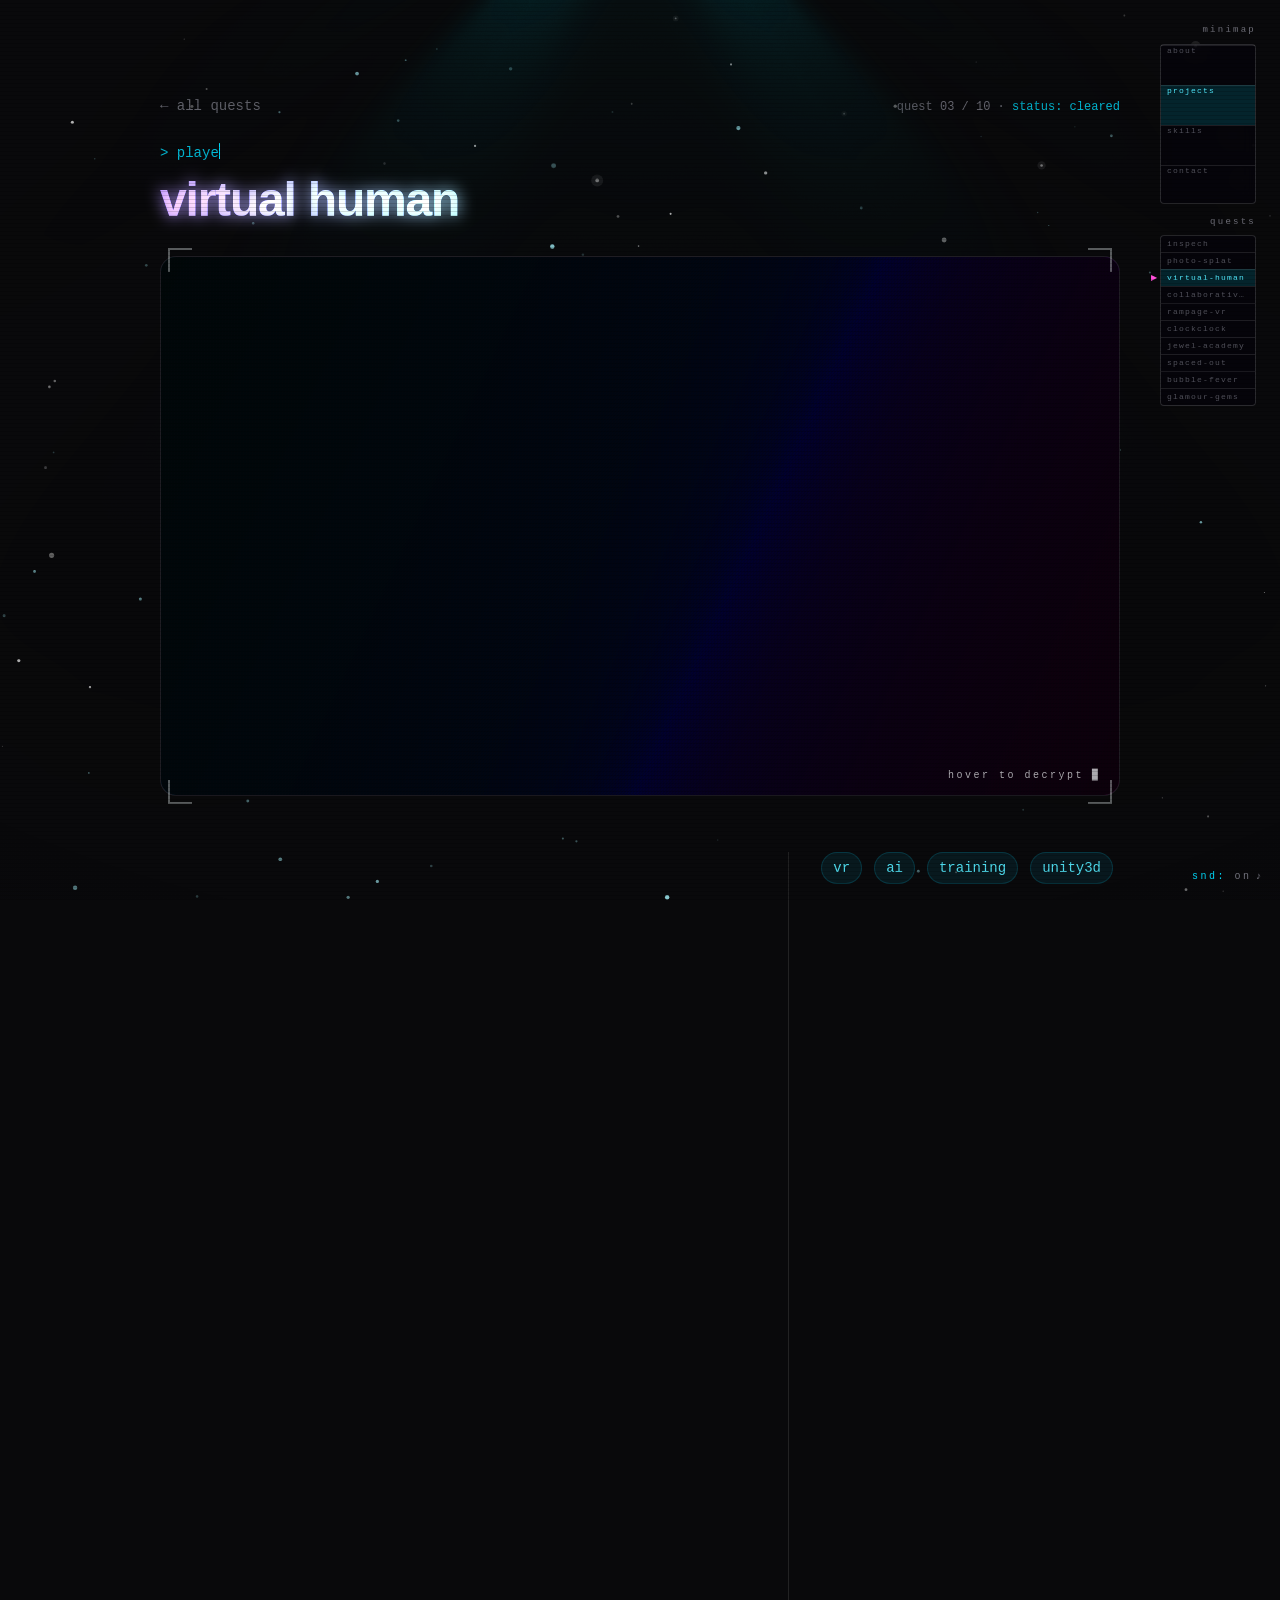
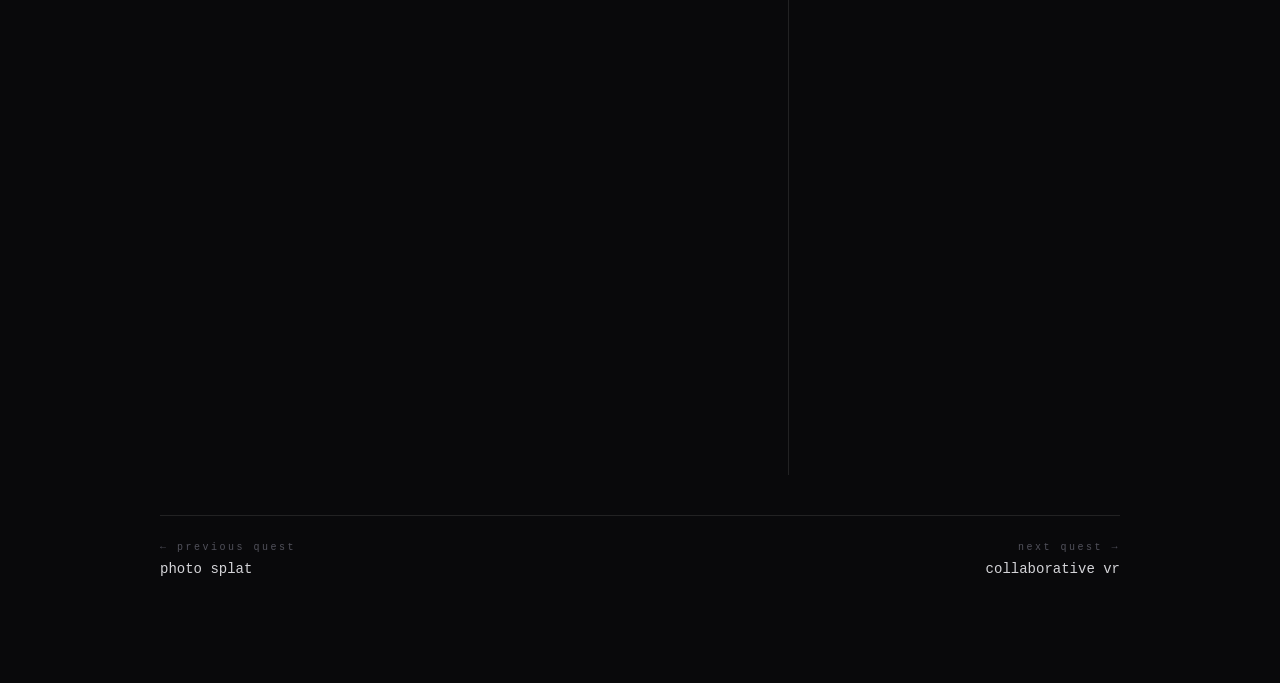
<file: projects/virtual-human/index.html>
<!DOCTYPE html><html lang="en" class="h-full antialiased dark"><head><!-- Global Metadata --><meta charset="utf-8"><meta name="viewport" content="width=device-width,initial-scale=1"><link rel="icon" type="image/png" href="/favicon.png"><meta name="generator" content="Astro v7.2.10"><!-- Canonical URL --><link rel="canonical" href="https://grogger.io/projects/virtual-human/"><!-- Primary Meta Tags --><title>grogger.io</title><meta name="title" content="grogger.io"><meta name="description" content="Reality is for those who lack imagination (or a VR headset)"><script>
      // boot gate: repeat visitors (and reduced-motion users) skip the boot overlay
      if (
        localStorage.getItem("grogger:booted") ||
        matchMedia("(prefers-reduced-motion: reduce)").matches
      ) {
        document.documentElement.classList.add("booted");
      }
    </script><link rel="stylesheet" href="/_astro/BaseLayout.CMyL7x97.css"><style>.light-rays-container{pointer-events:none;z-index:3;width:100%;height:100%;position:relative;overflow:hidden}
</style><style>.cga-group[data-astro-cid-nzicybpt]:hover .decrypt-hint[data-astro-cid-nzicybpt]{opacity:0;transition:opacity .25s}.quest-scroll[data-astro-cid-nzicybpt]{z-index:55;transform-origin:0;background:linear-gradient(90deg,#4df3ff,#ff4fd8);height:2px;animation:linear both quest-scroll scroll(root);position:fixed;top:0;left:0;right:0;transform:scaleX(0)}@keyframes quest-scroll{0%{transform:scaleX(0)}to{transform:scaleX(1)}}
</style></head><body class="w-full h-full bg-white dark:bg-base-950 transition-colors duration-150 dark:transition-color dark:duration-150 lowercase"><div class="fixed inset-0 pointer-events-none"><style>astro-island,astro-slot,astro-static-slot{display:contents}</style><script>(()=>{var e=async t=>{await(await t())()};(self.Astro||(self.Astro={})).only=e;window.dispatchEvent(new Event("astro:only"));})();</script><script>(()=>{var g=Object.defineProperty;var w=(a,s,c)=>s in a?g(a,s,{enumerable:!0,configurable:!0,writable:!0,value:c}):a[s]=c;var l=(a,s,c)=>w(a,typeof s!="symbol"?s+"":s,c);var E=new Set(["__proto__","constructor","prototype"]);{let a={0:t=>y(t),1:t=>c(t),2:t=>new RegExp(t),3:t=>new Date(t),4:t=>new Map(c(t)),5:t=>new Set(c(t)),6:t=>BigInt(t),7:t=>new URL(t),8:t=>new Uint8Array(t),9:t=>new Uint16Array(t),10:t=>new Uint32Array(t),11:t=>Number.POSITIVE_INFINITY*t},s=t=>{let[p,e]=t;return p in a?a[p](e):void 0},c=t=>t.map(s),y=t=>typeof t!="object"||t===null?t:Object.fromEntries(Object.entries(t).map(([p,e])=>[p,s(e)]));class f extends HTMLElement{constructor(){super(...arguments);l(this,"Component");l(this,"hydrator");l(this,"hydrate",async()=>{var b;if(!this.hydrator||!this.isConnected)return;let e=(b=this.parentElement)==null?void 0:b.closest("astro-island[ssr]");if(e){e.addEventListener("astro:hydrate",this.hydrate,{once:!0});return}let r=this.querySelectorAll("astro-slot"),n={},d=this.querySelectorAll("template[data-astro-template]");for(let o of d){let i=o.closest(this.tagName);i!=null&&i.isSameNode(this)&&(n[o.getAttribute("data-astro-template")||"default"]=o.innerHTML,o.remove())}for(let o of r){let i=o.closest(this.tagName);i!=null&&i.isSameNode(this)&&(n[o.getAttribute("name")||"default"]=o.innerHTML)}let u;try{u=this.hasAttribute("props")?y(JSON.parse(this.getAttribute("props"))):{}}catch(o){let i=this.getAttribute("component-url")||"<unknown>",v=this.getAttribute("component-export");throw v&&(i+=` (export ${v})`),console.error(`[hydrate] Error parsing props for component ${i}`,this.getAttribute("props"),o),o}let h;await this.hydrator(this)(this.Component,u,n,{client:this.getAttribute("client")}),this.removeAttribute("ssr"),this.dispatchEvent(new CustomEvent("astro:hydrate"))});l(this,"unmount",()=>{this.isConnected||this.dispatchEvent(new CustomEvent("astro:unmount"))})}disconnectedCallback(){document.removeEventListener("astro:after-swap",this.unmount),document.addEventListener("astro:after-swap",this.unmount,{once:!0})}connectedCallback(){if(!this.hasAttribute("await-children")||document.readyState==="interactive"||document.readyState==="complete")this.childrenConnectedCallback();else{let e=()=>{document.removeEventListener("DOMContentLoaded",e),r.disconnect(),this.childrenConnectedCallback()},r=new MutationObserver(()=>{var n;((n=this.lastChild)==null?void 0:n.nodeType)===Node.COMMENT_NODE&&this.lastChild.nodeValue==="astro:end"&&(this.lastChild.remove(),e())});r.observe(this,{childList:!0}),document.addEventListener("DOMContentLoaded",e)}}async childrenConnectedCallback(){let e=this.getAttribute("before-hydration-url");e&&await import(e),this.start()}getRetryImportUrl(e){let r=new URL(e,document.baseURI);return r.searchParams.set("astro-retry",Date.now().toString()),r.toString()}async importWithRetry(e){try{return await import(e)}catch(r){return await new Promise(n=>setTimeout(n,1e3)),import(this.getRetryImportUrl(e))}}handleHydrationError(e){let r=this.getAttribute("component-url"),n=new CustomEvent("astro:hydration-error",{cancelable:!0,bubbles:!0,composed:!0,detail:{error:e,componentUrl:r}});this.dispatchEvent(n)&&console.error(`[astro-island] Error hydrating ${r}`,e)}async start(){let e=JSON.parse(this.getAttribute("opts")),r=this.getAttribute("client");if(Astro[r]===void 0){window.addEventListener(`astro:${r}`,()=>this.start(),{once:!0});return}try{await Astro[r](async()=>{let n=this.getAttribute("renderer-url");try{let[d,{default:u}]=await Promise.all([this.importWithRetry(this.getAttribute("component-url")),n?this.importWithRetry(n):Promise.resolve({default:()=>()=>{}})]),h=this.getAttribute("component-export")||"default";if(h.includes(".")){this.Component=d;for(let m of h.split(".")){if(E.has(m)||!this.Component||typeof this.Component!="object"&&typeof this.Component!="function"||!Object.hasOwn(this.Component,m))throw new Error(`Invalid component export path: ${h}`);this.Component=this.Component[m]}}else{if(E.has(h))throw new Error(`Invalid component export path: ${h}`);this.Component=d[h]}return this.hydrator=u,this.hydrate}catch(d){return this.handleHydrationError(d),()=>{}}},e,this)}catch(n){this.handleHydrationError(n)}}attributeChangedCallback(){this.hydrate()}}l(f,"observedAttributes",["props"]),customElements.get("astro-island")||customElements.define("astro-island",f)}})();</script><astro-island uid="Z1KDXNl" component-url="/_astro/WaterParticles.BXiqLsca.js" component-export="default" renderer-url="/_astro/client.Be8vnfpa.js" props="{&quot;className&quot;:[0,&quot;absolute inset-0 size-full&quot;]}" ssr client="only" opts="{&quot;name&quot;:&quot;WaterParticles&quot;,&quot;value&quot;:&quot;react&quot;}"></astro-island><astro-island uid="Z2rWOn4" component-url="/_astro/LightRays.3VrjgNwl.js" component-export="default" renderer-url="/_astro/client.Be8vnfpa.js" props="{&quot;raysOrigin&quot;:[0,&quot;top-center&quot;],&quot;raysColor&quot;:[0,&quot;#00ffff&quot;],&quot;raysSpeed&quot;:[0,1.5],&quot;lightSpread&quot;:[0,0.8],&quot;rayLength&quot;:[0,1.2],&quot;followMouse&quot;:[0,true],&quot;mouseInfluence&quot;:[0,0.1],&quot;noiseAmount&quot;:[0,0.1],&quot;distortion&quot;:[0,0.05],&quot;className&quot;:[0,&quot;custom-rays&quot;]}" ssr client="only" opts="{&quot;name&quot;:&quot;LightRays&quot;,&quot;value&quot;:&quot;react&quot;}"></astro-island></div><script>(()=>{var e=async t=>{await(await t())()};(self.Astro||(self.Astro={})).load=e;window.dispatchEvent(new Event("astro:load"));})();</script><astro-island uid="i8Hcw" prefix="r2" component-url="/_astro/Navbar.D-ftQ5dM.js" component-export="default" renderer-url="/_astro/client.Be8vnfpa.js" props="{&quot;active&quot;:[0,&quot;projects&quot;]}" ssr client="load" opts="{&quot;name&quot;:&quot;Navbar&quot;,&quot;value&quot;:true}" await-children><div class="fixed bottom-6 right-0 z-40"><button type="button" aria-haspopup="dialog" aria-expanded="false" data-state="closed" class="group flex items-center rounded-full mr-4 bg-white/90 px-4 py-2 text-sm font-medium text-base-800 shadow-lg shadow-base-800/5 ring-1 ring-base-900/5 backdrop-blur dark:bg-white/5 dark:text-base-200 dark:ring-white/10 dark:hover:ring-white/20 pointer-events-auto md:hidden mt-10">menu<svg xmlns="http://www.w3.org/2000/svg" fill="none" viewBox="0 0 24 24" stroke-width="1.5" stroke="currentColor" class="ml-2 h-auto w-4 stroke-base-500 group-hover:stroke-base-700 dark:group-hover:stroke-base-400" aria-hidden="true"><path stroke-linecap="round" stroke-linejoin="round" d="m4.5 15.75 7.5-7.5 7.5 7.5"></path></svg><span class="sr-only">Open navigation</span></button></div><!--astro:end--></astro-island><astro-island uid="rjz0U" prefix="r3" component-url="/_astro/Minimap.B3h3MZQV.js" component-export="default" renderer-url="/_astro/client.Be8vnfpa.js" props="{&quot;overworld&quot;:[0,true],&quot;quests&quot;:[1,[[0,&quot;inspech&quot;],[0,&quot;photo-splat&quot;],[0,&quot;virtual-human&quot;],[0,&quot;collaborative-vr&quot;],[0,&quot;rampage-vr&quot;],[0,&quot;clockclock&quot;],[0,&quot;jewel-academy&quot;],[0,&quot;spaced-out&quot;],[0,&quot;bubble-fever&quot;],[0,&quot;glamour-gems&quot;]]],&quot;current&quot;:[0,&quot;virtual-human&quot;]}" ssr client="load" opts="{&quot;name&quot;:&quot;Minimap&quot;,&quot;value&quot;:true}" await-children><nav aria-label="minimap" class="fixed top-6 right-6 z-40 hidden lg:block select-none font-mono"><div class="mb-1.5 text-right text-[9px] tracking-[0.25em] text-base-500">minimap</div><div class="relative w-24 rounded-sm border border-white/15 bg-[#06040b]/80 backdrop-blur-sm" style="height:160px"><a href="/#about" aria-label="back to about" class="absolute inset-x-0 cursor-pointer border-t border-white/10 text-left transition-colors text-base-600 hover:bg-white/5 hover:text-base-400" style="top:0;height:40px"><span class="block truncate px-1.5 text-[8px] leading-[10px] tracking-[0.15em]">about</span></a><a href="/#projects" aria-label="back to projects" aria-current="location" class="absolute inset-x-0 cursor-pointer border-t border-white/10 text-left transition-colors bg-accent-400/15 text-accent-300" style="top:40px;height:40px"><span class="block truncate px-1.5 text-[8px] leading-[10px] tracking-[0.15em]">projects</span></a><a href="/#skills" aria-label="back to skills" class="absolute inset-x-0 cursor-pointer border-t border-white/10 text-left transition-colors text-base-600 hover:bg-white/5 hover:text-base-400" style="top:80px;height:40px"><span class="block truncate px-1.5 text-[8px] leading-[10px] tracking-[0.15em]">skills</span></a><a href="/#contact" aria-label="back to contact" class="absolute inset-x-0 cursor-pointer border-t border-white/10 text-left transition-colors text-base-600 hover:bg-white/5 hover:text-base-400" style="top:120px;height:40px"><span class="block truncate px-1.5 text-[8px] leading-[10px] tracking-[0.15em]">contact</span></a></div><div class="mt-3 mb-1.5 text-right text-[9px] tracking-[0.25em] text-base-500">quests</div><div class="w-24 rounded-sm border border-white/15 bg-[#06040b]/80 backdrop-blur-sm"><a href="/projects/inspech" class="relative block border-t border-white/10 first:border-t-0 transition-colors text-base-600 hover:bg-white/5 hover:text-base-400"><span class="block truncate px-1.5 py-[3px] text-[8px] leading-[10px] tracking-[0.15em]">inspech</span></a><a href="/projects/photo-splat" class="relative block border-t border-white/10 first:border-t-0 transition-colors text-base-600 hover:bg-white/5 hover:text-base-400"><span class="block truncate px-1.5 py-[3px] text-[8px] leading-[10px] tracking-[0.15em]">photo-splat</span></a><a href="/projects/virtual-human" aria-current="page" class="relative block border-t border-white/10 first:border-t-0 transition-colors bg-accent-400/15 text-accent-300"><span class="block truncate px-1.5 py-[3px] text-[8px] leading-[10px] tracking-[0.15em]">virtual-human</span><span class="blink pointer-events-none absolute -left-2.5 top-1/2 -mt-1 text-[8px] leading-none text-[#ff4fd8]" aria-hidden="true">▶</span></a><a href="/projects/collaborative-vr" class="relative block border-t border-white/10 first:border-t-0 transition-colors text-base-600 hover:bg-white/5 hover:text-base-400"><span class="block truncate px-1.5 py-[3px] text-[8px] leading-[10px] tracking-[0.15em]">collaborative-vr</span></a><a href="/projects/rampage-vr" class="relative block border-t border-white/10 first:border-t-0 transition-colors text-base-600 hover:bg-white/5 hover:text-base-400"><span class="block truncate px-1.5 py-[3px] text-[8px] leading-[10px] tracking-[0.15em]">rampage-vr</span></a><a href="/projects/clockclock" class="relative block border-t border-white/10 first:border-t-0 transition-colors text-base-600 hover:bg-white/5 hover:text-base-400"><span class="block truncate px-1.5 py-[3px] text-[8px] leading-[10px] tracking-[0.15em]">clockclock</span></a><a href="/projects/jewel-academy" class="relative block border-t border-white/10 first:border-t-0 transition-colors text-base-600 hover:bg-white/5 hover:text-base-400"><span class="block truncate px-1.5 py-[3px] text-[8px] leading-[10px] tracking-[0.15em]">jewel-academy</span></a><a href="/projects/spaced-out" class="relative block border-t border-white/10 first:border-t-0 transition-colors text-base-600 hover:bg-white/5 hover:text-base-400"><span class="block truncate px-1.5 py-[3px] text-[8px] leading-[10px] tracking-[0.15em]">spaced-out</span></a><a href="/projects/bubble-fever" class="relative block border-t border-white/10 first:border-t-0 transition-colors text-base-600 hover:bg-white/5 hover:text-base-400"><span class="block truncate px-1.5 py-[3px] text-[8px] leading-[10px] tracking-[0.15em]">bubble-fever</span></a><a href="/projects/glamour-gems" class="relative block border-t border-white/10 first:border-t-0 transition-colors text-base-600 hover:bg-white/5 hover:text-base-400"><span class="block truncate px-1.5 py-[3px] text-[8px] leading-[10px] tracking-[0.15em]">glamour-gems</span></a></div></nav><!--astro:end--></astro-island><div class="quest-scroll" aria-hidden="true" data-astro-cid-nzicybpt></div><div class="text-white" data-astro-cid-nzicybpt><div class="pt-6 sm:pt-24" data-astro-cid-nzicybpt><div class="mx-auto w-full max-w-2xl px-4 pb-8 sm:px-6 md:max-w-5xl md:px-8" data-astro-cid-nzicybpt><div class="flex items-baseline justify-between font-mono" data-astro-cid-nzicybpt><a href="/#projects" class="text-sm text-base-500 hover:text-accent-300 transition-colors" data-astro-cid-nzicybpt>&larr; all quests</a><span class="text-xs text-base-500" data-astro-cid-nzicybpt>quest 03 / 10 · <span class="text-accent-400" data-astro-cid-nzicybpt>status: cleared</span></span></div><div class="mt-6" data-astro-cid-nzicybpt><astro-island uid="Z1dwYLX" prefix="r10" component-url="/_astro/SectionHeader.YcySS4fD.js" component-export="default" renderer-url="/_astro/client.Be8vnfpa.js" props="{&quot;prompt&quot;:[0,&quot;&gt; player.quests/virtual-human&quot;],&quot;title&quot;:[0,&quot;Virtual Human&quot;],&quot;data-astro-cid-nzicybpt&quot;:[0,true]}" ssr client="load" opts="{&quot;name&quot;:&quot;SectionHeader&quot;,&quot;value&quot;:true}" await-children><span data-slot="typing-text" class="font-mono text-sm text-accent-400"><span></span><span data-slot="typing-text-cursor" style="display:inline-block;height:16px;transform:translateY(2px);width:1px;background-color:currentColor"></span></span><h1 class="mt-3 text-4xl font-bold tracking-tight sm:text-5xl"><span data-slot="gradient-text" style="position:relative;display:inline-block"><span style="background-image:linear-gradient(90deg, var(--color-accent-400) 0%, var(--color-accent-200) 25%, #a855f7 50%, var(--color-accent-200) 75%, var(--color-accent-400) 100%);margin:0;color:transparent;background-clip:text;background-size:700% 100%;background-position:0% 0%">Virtual Human</span><span style="position:absolute;top:0;left:0;mix-blend-mode:plus-lighter;filter:blur(8px);background-image:linear-gradient(90deg, var(--color-accent-400) 0%, var(--color-accent-200) 25%, #a855f7 50%, var(--color-accent-200) 75%, var(--color-accent-400) 100%);margin:0;color:transparent;background-clip:text;background-size:700% 100%;background-position:0% 0%">Virtual Human</span></span></h1><!--astro:end--></astro-island></div></div><!-- Encrypted hero --><script>(()=>{var a=(s,i,o)=>{let r=async()=>{await(await s())()},t=typeof i.value=="object"?i.value:void 0,c={rootMargin:t==null?void 0:t.rootMargin},n=new IntersectionObserver(e=>{for(let l of e)if(l.isIntersecting){n.disconnect(),r();break}},c);for(let e of o.children)n.observe(e)};(self.Astro||(self.Astro={})).visible=a;window.dispatchEvent(new Event("astro:visible"));})();</script><astro-island uid="1UoCe5" prefix="r12" component-url="/_astro/effect.uJCk-OrY.js" component-export="Effect" renderer-url="/_astro/client.Be8vnfpa.js" props="{&quot;fade&quot;:[0,true],&quot;slide&quot;:[0,{&quot;offset&quot;:[0,40]}],&quot;blur&quot;:[0,{&quot;initialBlur&quot;:[0,6]}],&quot;inView&quot;:[0,true],&quot;inViewOnce&quot;:[0,true],&quot;data-astro-cid-nzicybpt&quot;:[0,true]}" ssr client="visible" opts="{&quot;name&quot;:&quot;Effect&quot;,&quot;value&quot;:true}" await-children><div data-astro-cid-nzicybpt="true" style="opacity:0;filter:blur(6px);transform:translateY(40px)"><astro-slot><div class="mx-auto w-full max-w-2xl px-4 sm:px-6 md:max-w-5xl md:px-8 mb-2" data-astro-cid-nzicybpt><div class="cga-group relative" data-astro-cid-nzicybpt><div class="cga-frame rounded-2xl border border-white/10" style="aspect-ratio: 1.7777777777777777; max-height: 70vh; margin-inline: auto;" data-astro-cid-nzicybpt><video class="cga-media absolute inset-0 h-full w-full object-cover" autoplay muted loop playsinline preload="metadata" data-astro-cid-nzicybpt><source src="/_astro/video-thumbnail.BIOYBV1_.mp4" type="video/mp4" data-astro-cid-nzicybpt></video><div class="cga-duo" data-astro-cid-nzicybpt></div><div class="cga-dither" data-astro-cid-nzicybpt></div><div class="cga-scan" data-astro-cid-nzicybpt></div><div class="decrypt-hint absolute bottom-3 right-4 z-10 font-mono text-[10px] tracking-[0.25em] text-base-300/80" data-astro-cid-nzicybpt>hover to decrypt ▊</div></div><div class="bracket border-t-2 border-l-2 -top-2 left-2" data-astro-cid-nzicybpt></div><div class="bracket border-t-2 border-r-2 -top-2 right-2" data-astro-cid-nzicybpt></div><div class="bracket border-b-2 border-l-2 -bottom-2 left-2" data-astro-cid-nzicybpt></div><div class="bracket border-b-2 border-r-2 -bottom-2 right-2" data-astro-cid-nzicybpt></div></div></div></astro-slot></div><!--astro:end--></astro-island><!-- Image gallery --><!-- Product info --><div class="mx-auto max-w-2xl px-4 pb-0 pt-10 sm:px-6 md:grid md:max-w-5xl md:grid-cols-3 md:gap-x-8 md:px-8 md:pt-12" data-astro-cid-nzicybpt><div class="py-2 md:col-span-2 md:border-r md:border-white/10 md:pb-16 md:pr-8" data-astro-cid-nzicybpt><astro-island uid="Z1mcdjr" prefix="r13" component-url="/_astro/effect.uJCk-OrY.js" component-export="Effect" renderer-url="/_astro/client.Be8vnfpa.js" props="{&quot;fade&quot;:[0,true],&quot;slide&quot;:[0,{&quot;offset&quot;:[0,32]}],&quot;blur&quot;:[0,{&quot;initialBlur&quot;:[0,6]}],&quot;inView&quot;:[0,true],&quot;inViewOnce&quot;:[0,true],&quot;data-astro-cid-nzicybpt&quot;:[0,true]}" ssr client="visible" opts="{&quot;name&quot;:&quot;Effect&quot;,&quot;value&quot;:true}" await-children><div data-astro-cid-nzicybpt="true" style="opacity:0;filter:blur(6px);transform:translateY(32px)"><astro-slot><div class="prose prose-img:rounded-xl dark:prose-invert max-w-full prose-inline-code:bg-base-100 dark:prose-inline-code:bg-base-800 prose-inline-code:p-1 prose-inline-code:rounded-md prose-zinc prose-cyan prose-h2:font-mono prose-h2:text-sm prose-h2:font-semibold prose-h2:tracking-[0.2em] prose-h2:text-accent-400 prose-h2:before:content-['>_']" data-astro-cid-nzicybpt="true"><div class="not-prose my-8 overflow-hidden rounded-2xl border border-white/10 bg-base-900/60 backdrop-blur"><div class="flex items-center justify-between border-b border-white/10 px-5 py-3 font-mono text-xs tracking-[0.2em] text-accent-400"><span>&gt; quest.info<span class="blink">▊</span></span><span class="flex gap-1.5" aria-hidden="true"><span class="size-2 rounded-full bg-accent-400/70"></span><span class="size-2 rounded-full bg-[#ff4fd8]/70"></span><span class="size-2 rounded-full bg-white/20"></span></span></div><dl class="grid gap-x-8 gap-y-2.5 px-5 py-4 sm:grid-cols-[auto_1fr]"><dt class="font-mono text-sm text-accent-300">role</dt><dd class="mb-2 text-sm leading-6 text-base-200 sm:mb-0">sole developer</dd><dt class="font-mono text-sm text-accent-300">studio</dt><dd class="mb-2 text-sm leading-6 text-base-200 sm:mb-0">Talespin (formerly Sticky Studios)</dd><dt class="font-mono text-sm text-accent-300">type</dt><dd class="mb-2 text-sm leading-6 text-base-200 sm:mb-0">immersive AI-driven training environment</dd><dt class="font-mono text-sm text-accent-300">technologies</dt><dd class="mb-2 text-sm leading-6 text-base-200 sm:mb-0">Unity, VR, AI</dd><dt class="font-mono text-sm text-accent-300">purpose</dt><dd class="mb-2 text-sm leading-6 text-base-200 sm:mb-0">soft skills training</dd><dt class="font-mono text-sm text-accent-300">key features</dt><dd class="mb-2 text-sm leading-6 text-base-200 sm:mb-0"><ul><li class="flex gap-2"><span class="font-mono text-accent-400/70" aria-hidden="true">▸</span>speech recognition</li><li class="flex gap-2"><span class="font-mono text-accent-400/70" aria-hidden="true">▸</span>natural language understanding</li><li class="flex gap-2"><span class="font-mono text-accent-400/70" aria-hidden="true">▸</span>realistic 3D models including wrinkle maps</li></ul></dd></dl></div><h2 id="briefing">briefing</h2><p>Meet Barry. Barry has been slacking, and you’re the HR manager who has to tell him he’s fired. Soft skills are hard to practise: rehearsing a tough conversation with a colleague who knows it’s pretend only gets you so far, and doing it for real is a bad place to make mistakes. Barry, on the other hand, is a virtual human you can talk to in VR, and you can fire him again and again until you get it right.</p><p>Barry listens to what you say, works out what you meant and answers back out loud. Be too blunt and he buries his head in his hands; fumble it in other ways and he starts shouting. Behind his face is a three-part combo of speech recognition and natural language understanding, executed using a realistic 3D model with wrinkle maps so every frown and wince lands.</p><p>Barry turned out to be a bit of a celebrity: his firing made it into <a href="https://www.wired.com/story/vr-soft-skills/">Wired</a>, <a href="https://venturebeat.com/ai/talespins-virtual-human-platform-uses-vr-and-ai-to-teach-employees-soft-skills">VentureBeat</a> and <a href="https://www.technologyreview.com/2019/08/09/133799/you-can-now-practice-firing-someone-in-virtual-reality/">MIT Technology Review</a>. Sorry, Barry.</p><h2 id="video">video</h2><video controls preload="metadata" class="w-full rounded-xl" src="/_astro/video.77IpJR5M.mp4"></video></div></astro-slot></div><!--astro:end--></astro-island></div><!-- Options --><div class="mt-8 md:mt-0" data-astro-cid-nzicybpt><div class="flex flex-wrap gap-3" data-astro-cid-nzicybpt><span class="inline-flex items-center rounded-full px-3 py-1.5 font-mono text-sm font-medium bg-accent-500/10 text-accent-300 ring-1 fill-accent-400 transition-colors select-none ring-inset ring-accent-500/20">vr</span><span class="inline-flex items-center rounded-full px-3 py-1.5 font-mono text-sm font-medium bg-accent-500/10 text-accent-300 ring-1 fill-accent-400 transition-colors select-none ring-inset ring-accent-500/20">ai</span><span class="inline-flex items-center rounded-full px-3 py-1.5 font-mono text-sm font-medium bg-accent-500/10 text-accent-300 ring-1 fill-accent-400 transition-colors select-none ring-inset ring-accent-500/20">training</span><span class="inline-flex items-center rounded-full px-3 py-1.5 font-mono text-sm font-medium bg-accent-500/10 text-accent-300 ring-1 fill-accent-400 transition-colors select-none ring-inset ring-accent-500/20">unity3D</span></div><div class="mt-8 flex flex-col gap-4" data-astro-cid-nzicybpt></div></div></div><!-- Quest progression --><nav class="mx-auto max-w-2xl px-4 sm:px-6 md:max-w-5xl md:px-8 pb-24 pt-10" aria-label="quest navigation" data-astro-cid-nzicybpt><div class="flex items-start justify-between gap-6 border-t border-white/10 pt-6 font-mono" data-astro-cid-nzicybpt><a href="/projects/photo-splat" class="group min-w-0" data-astro-cid-nzicybpt><span class="block text-[10px] tracking-[0.25em] text-base-600" data-astro-cid-nzicybpt>&larr; previous quest</span><span class="glitch-hover mt-1 inline-block truncate text-sm lowercase text-base-300 transition-colors group-hover:text-accent-300" data-astro-cid-nzicybpt>Photo Splat</span></a><a href="/projects/collaborative-vr" class="group min-w-0 text-right" data-astro-cid-nzicybpt><span class="block text-[10px] tracking-[0.25em] text-base-600" data-astro-cid-nzicybpt>next quest &rarr;</span><span class="glitch-hover mt-1 inline-block truncate text-sm lowercase text-base-300 transition-colors group-hover:text-accent-300" data-astro-cid-nzicybpt>Collaborative VR</span></a></div></nav></div></div><astro-island uid="Z10PjJx" prefix="r6" component-url="/_astro/Terminal.B-L5xOk-.js" component-export="default" renderer-url="/_astro/client.Be8vnfpa.js" props="{&quot;projects&quot;:[1,[[0,{&quot;slug&quot;:[0,&quot;inspech&quot;],&quot;name&quot;:[0,&quot;Inspech&quot;]}],[0,{&quot;slug&quot;:[0,&quot;photo-splat&quot;],&quot;name&quot;:[0,&quot;Photo Splat&quot;]}],[0,{&quot;slug&quot;:[0,&quot;virtual-human&quot;],&quot;name&quot;:[0,&quot;Virtual Human&quot;]}],[0,{&quot;slug&quot;:[0,&quot;collaborative-vr&quot;],&quot;name&quot;:[0,&quot;Collaborative VR&quot;]}],[0,{&quot;slug&quot;:[0,&quot;rampage-vr&quot;],&quot;name&quot;:[0,&quot;Rampage VR&quot;]}],[0,{&quot;slug&quot;:[0,&quot;clockclock&quot;],&quot;name&quot;:[0,&quot;ClockClock&quot;]}],[0,{&quot;slug&quot;:[0,&quot;jewel-academy&quot;],&quot;name&quot;:[0,&quot;Jewel Academy&quot;]}],[0,{&quot;slug&quot;:[0,&quot;spaced-out&quot;],&quot;name&quot;:[0,&quot;Spaced Out&quot;]}],[0,{&quot;slug&quot;:[0,&quot;bubble-fever&quot;],&quot;name&quot;:[0,&quot;Bubble Fever&quot;]}],[0,{&quot;slug&quot;:[0,&quot;glamour-gems&quot;],&quot;name&quot;:[0,&quot;Glamour Gems&quot;]}]]]}" ssr client="load" opts="{&quot;name&quot;:&quot;Terminal&quot;,&quot;value&quot;:true}"></astro-island><astro-island uid="18WqXb" prefix="r7" component-url="/_astro/SoundFX.DfhxGu-E.js" component-export="default" renderer-url="/_astro/client.Be8vnfpa.js" props="{}" ssr client="load" opts="{&quot;name&quot;:&quot;SoundFX&quot;,&quot;value&quot;:true}" await-children><button type="button" aria-label="mute sound effects" aria-pressed="true" class="fixed bottom-4 right-4 z-80 font-mono text-[10px] tracking-[0.25em] text-base-500 transition-colors hover:text-accent-300"><span class="text-accent-400">snd:</span> <!-- -->on<span class="ml-1">♪</span></button><!--astro:end--></astro-island><div class="crt" aria-hidden="true"></div><div id="boot" class="fixed inset-0 z-100 flex items-center justify-center bg-black" aria-hidden="true"><pre id="boot-log" class="px-6 font-mono text-xs leading-7 text-accent-300 sm:text-sm"></pre></div><script>(function(){const base = "/";

      // boot sequence (first visit only; any key/click skips)
      (() => {
        const boot = document.getElementById("boot");
        if (!boot) return;
        if (document.documentElement.classList.contains("booted")) {
          boot.remove();
          return;
        }
        const log = document.getElementById("boot-log");
        const LINES = [
          "grogger bios v3.0",
          "memory check ......... 640k ok",
          "mounting /dev/world ... ok",
          "loading player ........ ok",
          "starting session_",
        ];
        let i = 0;
        let finished = false;
        const done = () => {
          if (finished) return;
          finished = true;
          clearInterval(t);
          localStorage.setItem("grogger:booted", "1");
          boot.style.transition = "opacity 0.3s ease";
          boot.style.opacity = "0";
          setTimeout(() => boot.remove(), 320);
        };
        const t = setInterval(() => {
          log.textContent += LINES[i] + "\n";
          if (++i >= LINES.length) setTimeout(done, 500);
        }, 260);
        addEventListener("keydown", done, { once: true });
        addEventListener("pointerdown", done, { once: true });
      })();

      // konami code → glitch storm + warp gate to the frogger minigame
      (() => {
        const SEQ = [
          "ArrowUp", "ArrowUp", "ArrowDown", "ArrowDown",
          "ArrowLeft", "ArrowRight", "ArrowLeft", "ArrowRight",
          "b", "a",
        ];
        let i = 0;
        addEventListener("keydown", (e) => {
          const t = e.target;
          if (t && (t.tagName === "INPUT" || t.tagName === "TEXTAREA" || t.isContentEditable)) return;
          i = e.key === SEQ[i] ? i + 1 : e.key === SEQ[0] ? 1 : 0;
          if (i < SEQ.length) return;
          i = 0;
          dispatchEvent(new CustomEvent("grogger:sfx", { detail: "konami" }));
          const html = document.documentElement;
          html.classList.add("konami-storm");
          setTimeout(() => html.classList.remove("konami-storm"), 1600);
          if (document.getElementById("warp-toast")) return;
          const toast = document.createElement("div");
          toast.id = "warp-toast";
          toast.innerHTML =
            `cheat code accepted — <a href="${base}404">enter the warp gate →</a>`;
          document.body.appendChild(toast);
          setTimeout(() => toast.remove(), 8000);
        });
      })();

      console.log(
        "%c" +
          "  @..@\n" +
          " (----)\n" +
          "( >__< )\n" +
          "^^ ~~ ^^\n" +
          "\n" +
          "> you found the debug room.\n",
        "color: #4df3ff; font-family: monospace; font-size: 14px; line-height: 1.2;",
      );
      console.log(
        "%cmost visitors never open this panel. you did. let's talk.\n" +
          "%c> player.connect --via github   %chttps://github.com/unnoon/\n" +
          "%c> psst: press ` to open the terminal. ↑↑↓↓←→←→ba does something too.",
        "color: #ff4fd8; font-family: monospace;",
        "color: #71717a; font-family: monospace;",
        "color: #4df3ff; font-family: monospace;",
        "color: #71717a; font-family: monospace;",
      );
    })();</script></body></html>
</file>
